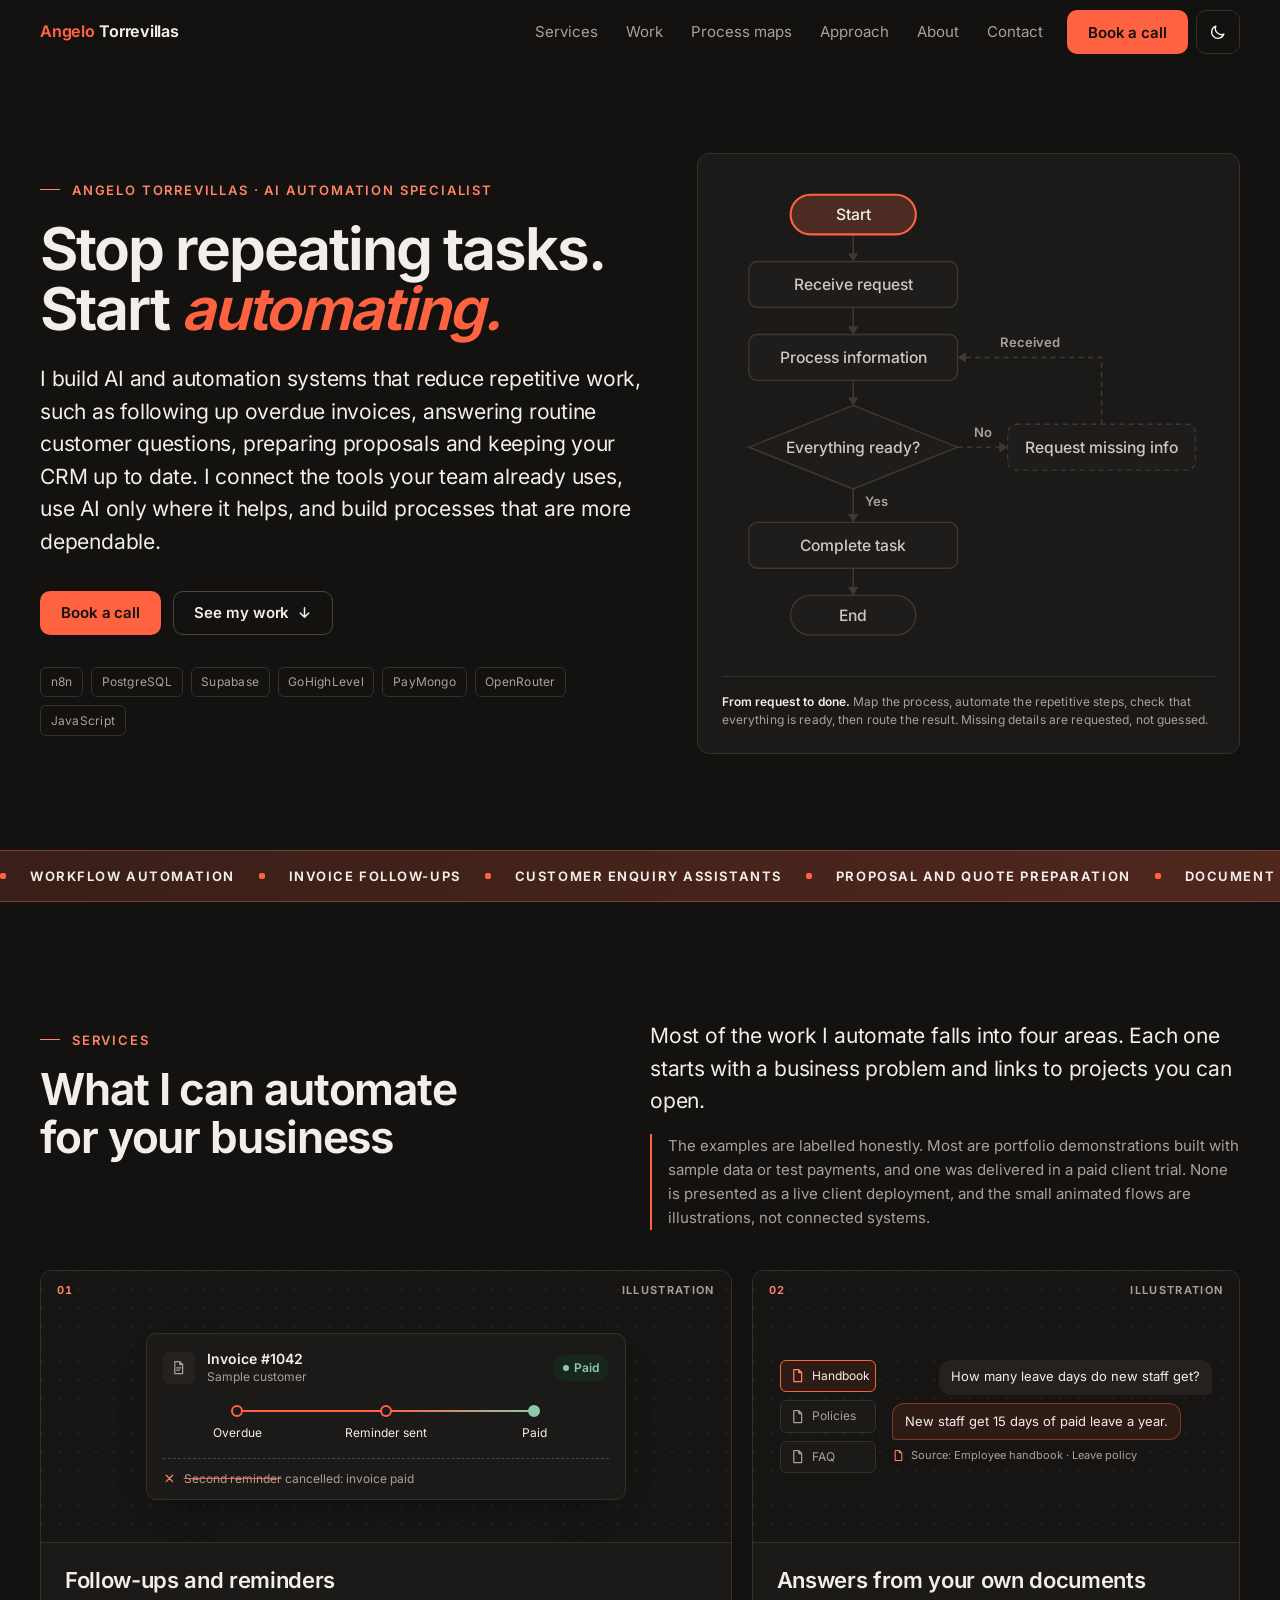
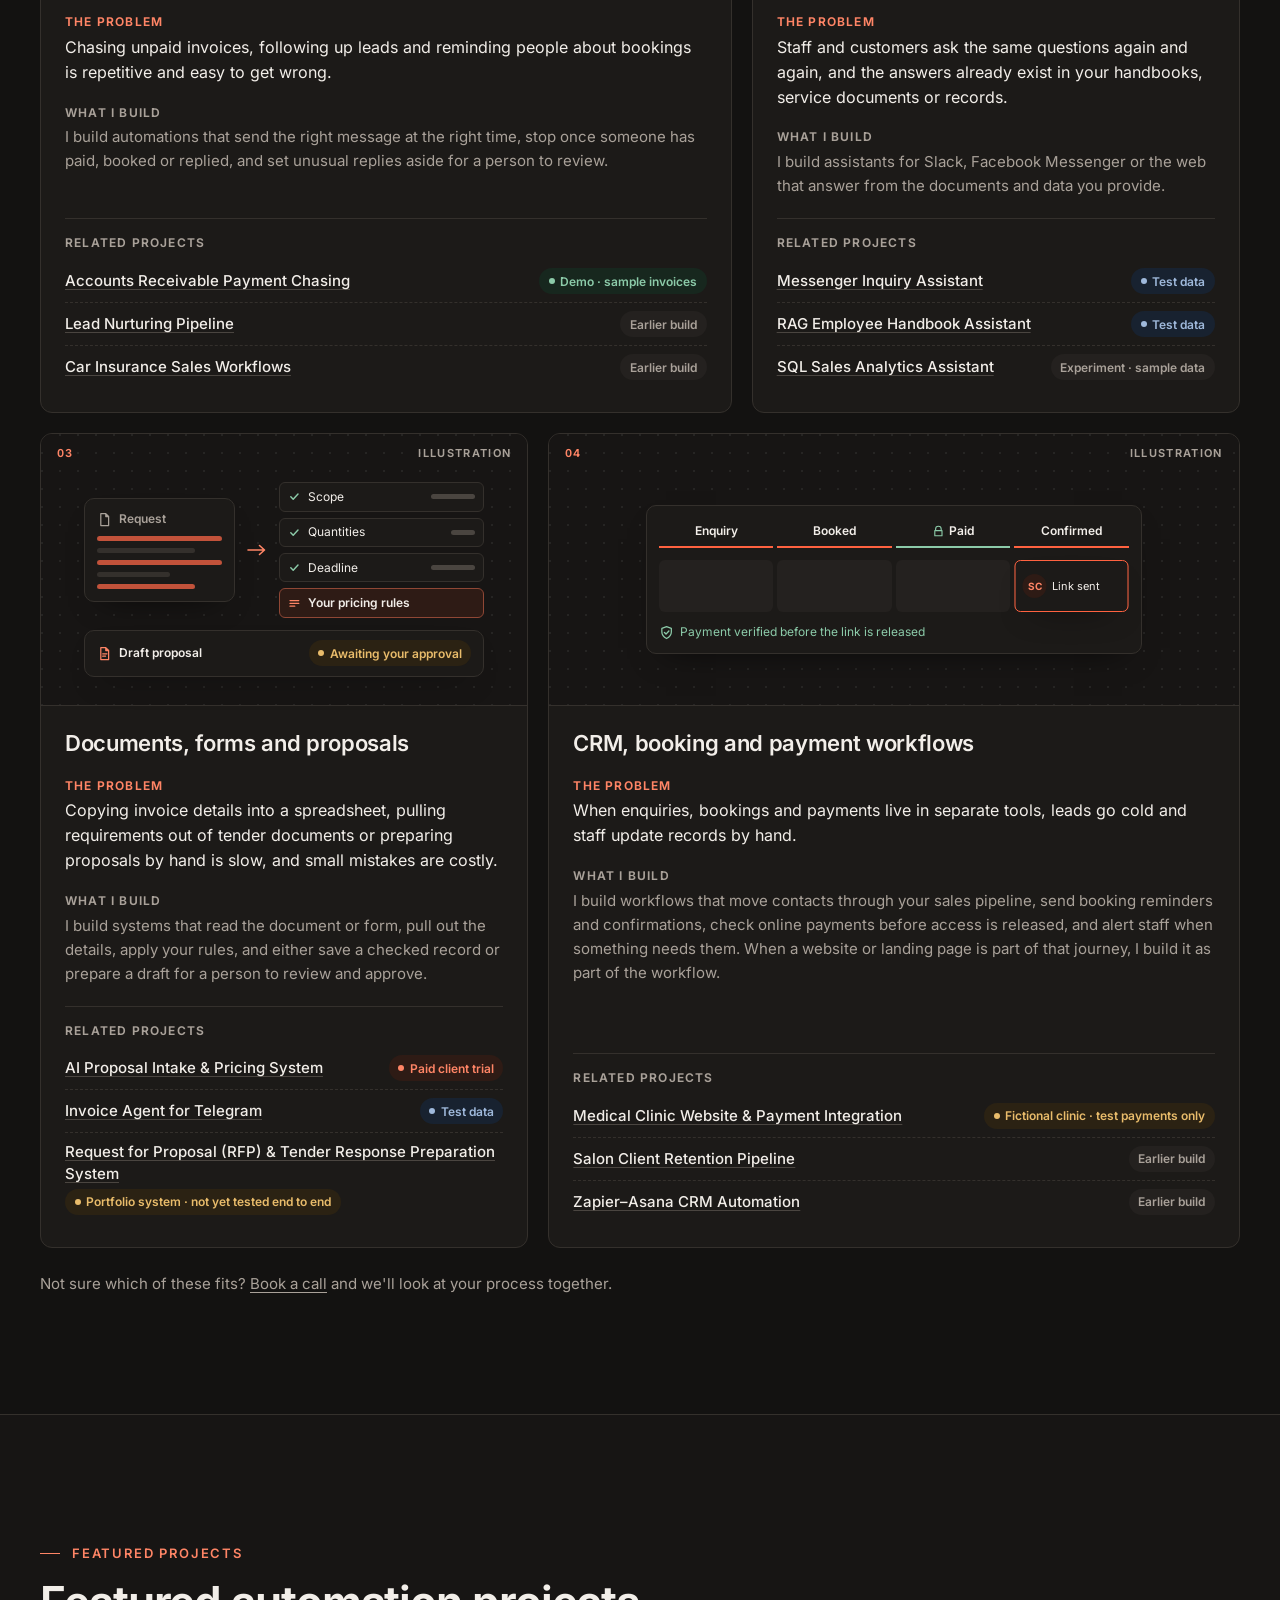
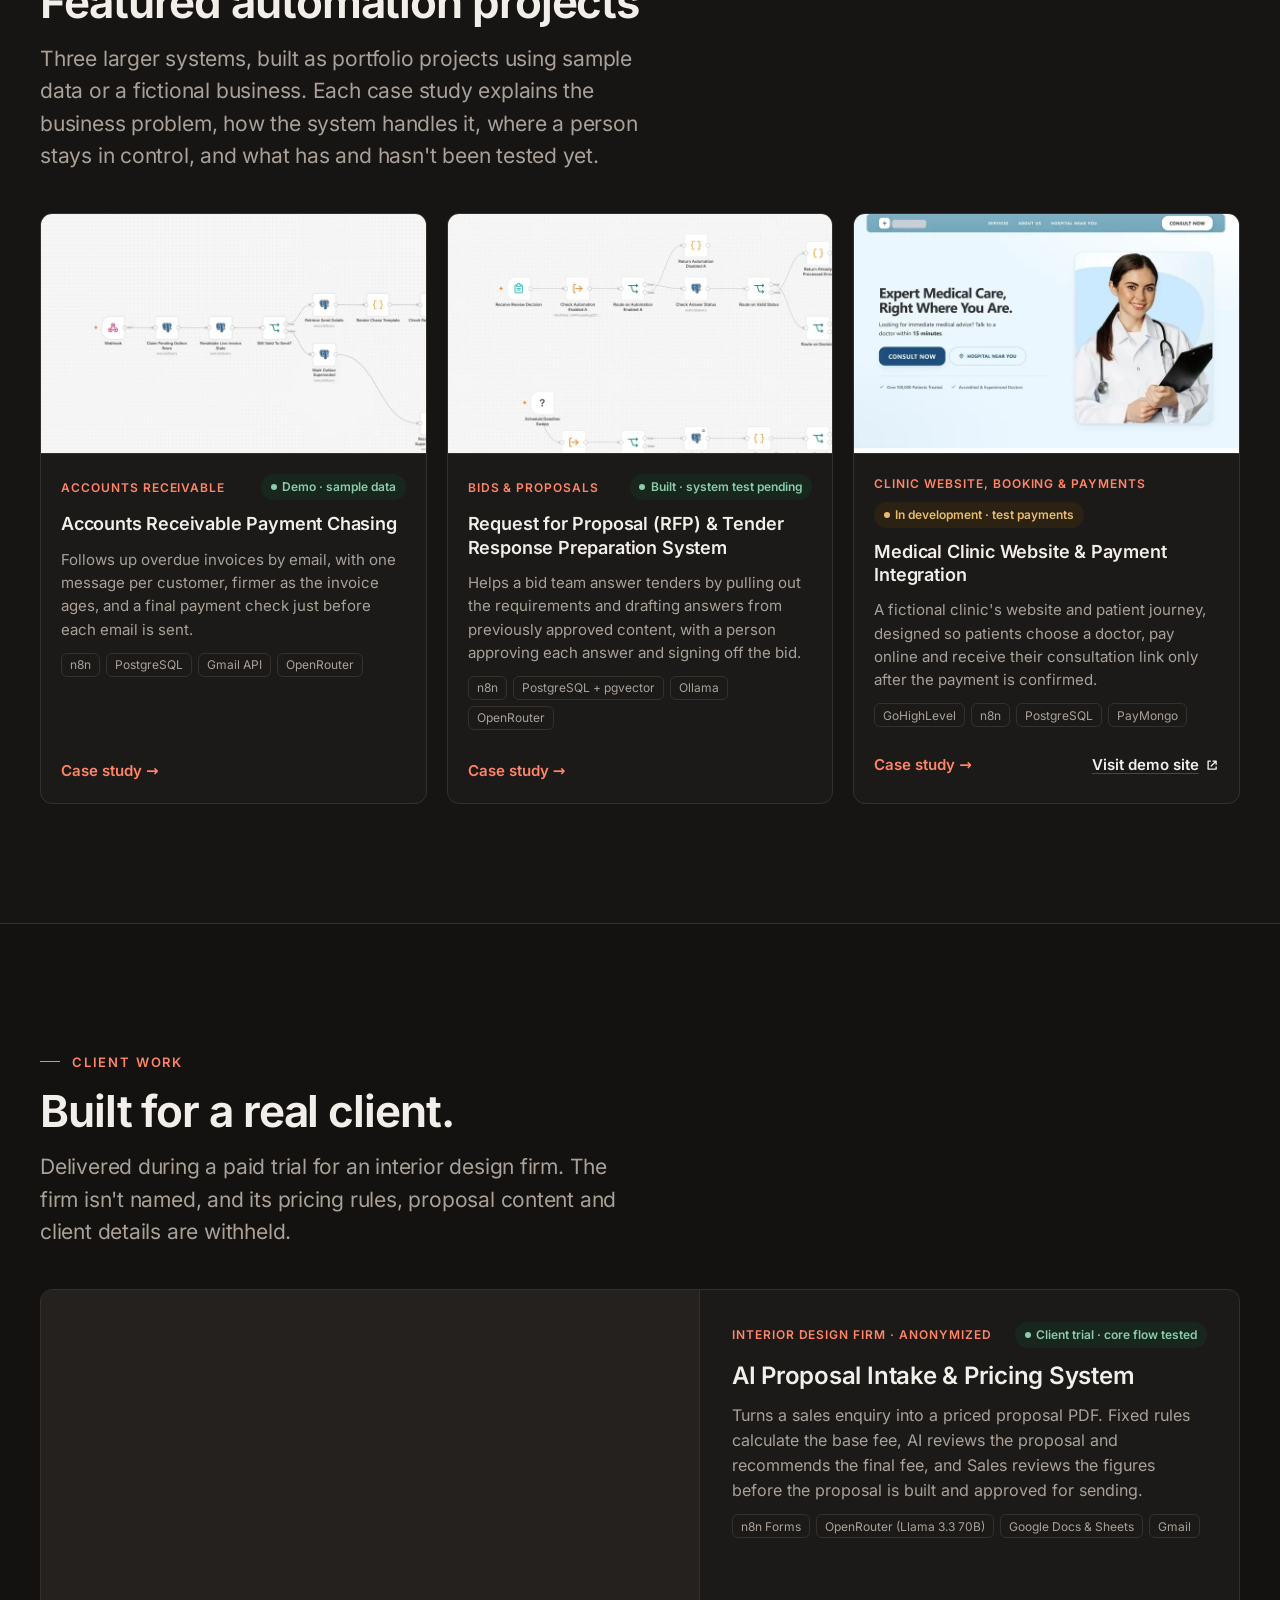
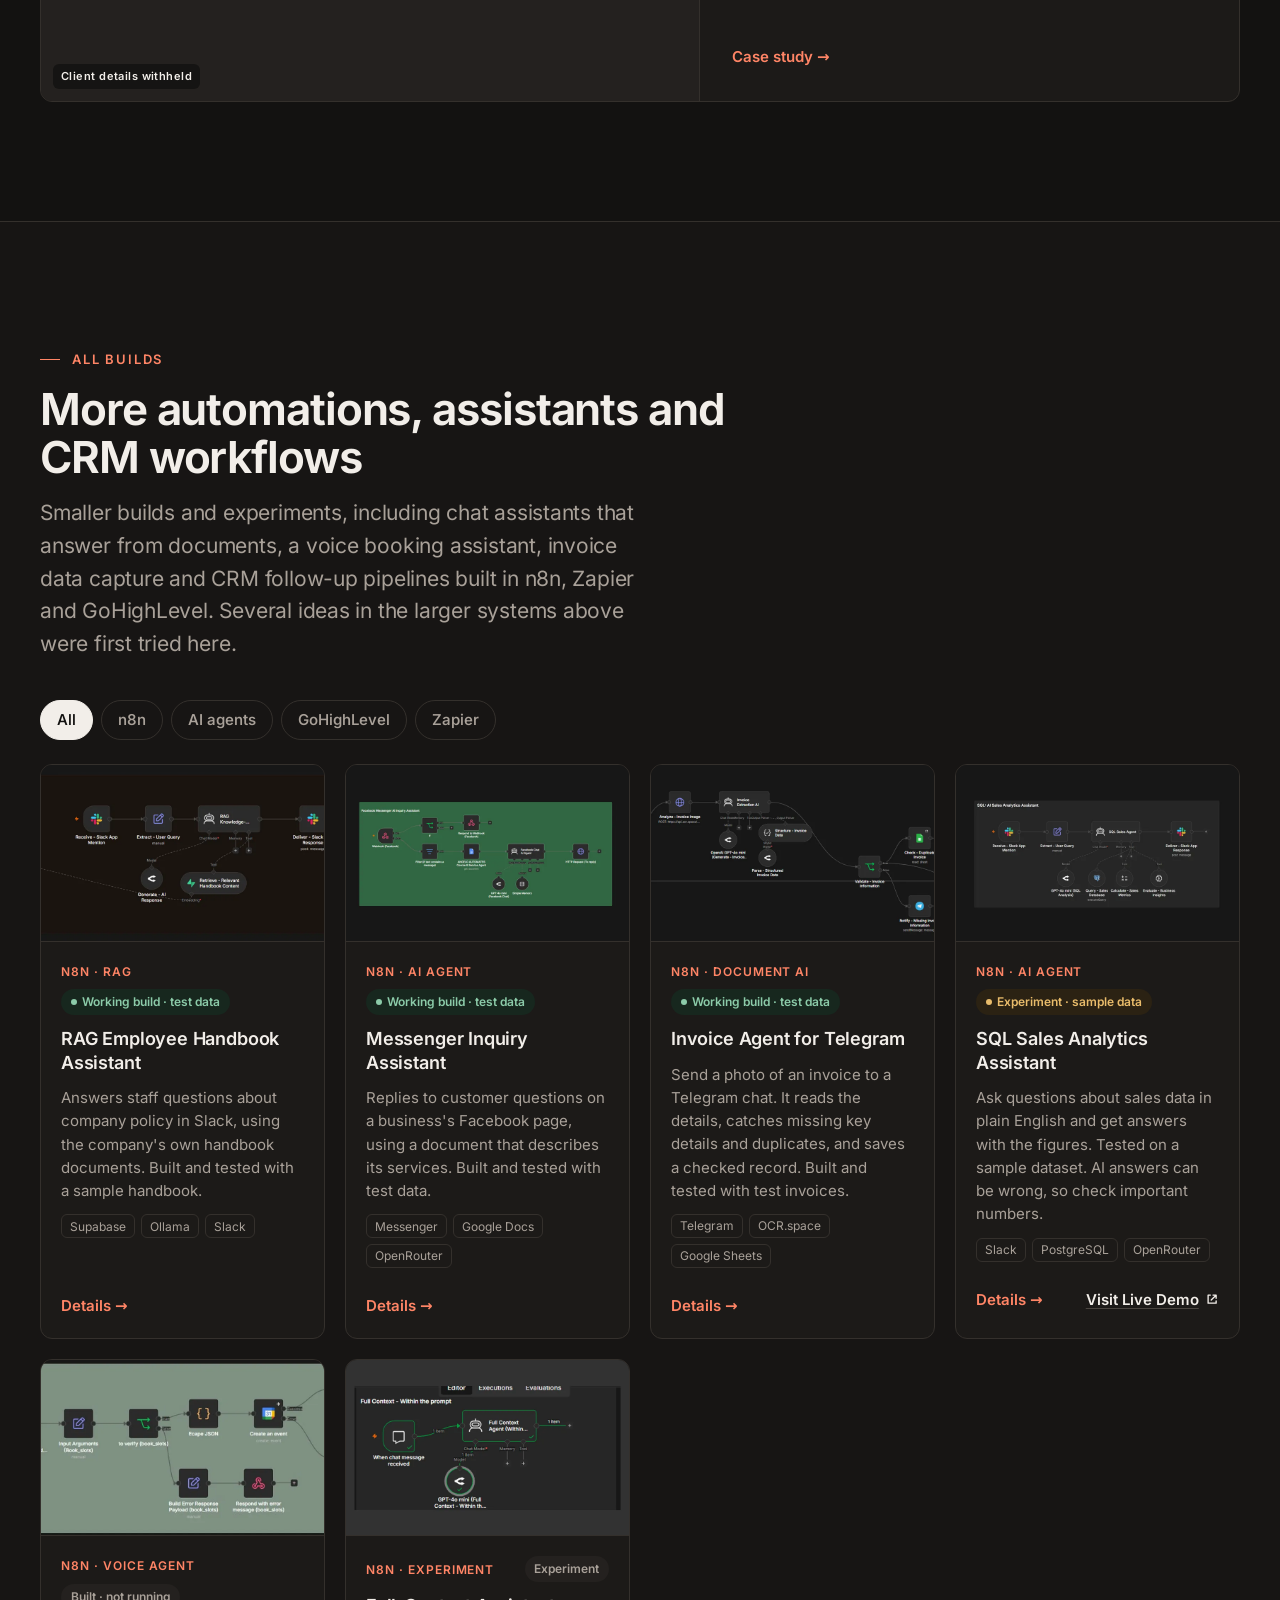
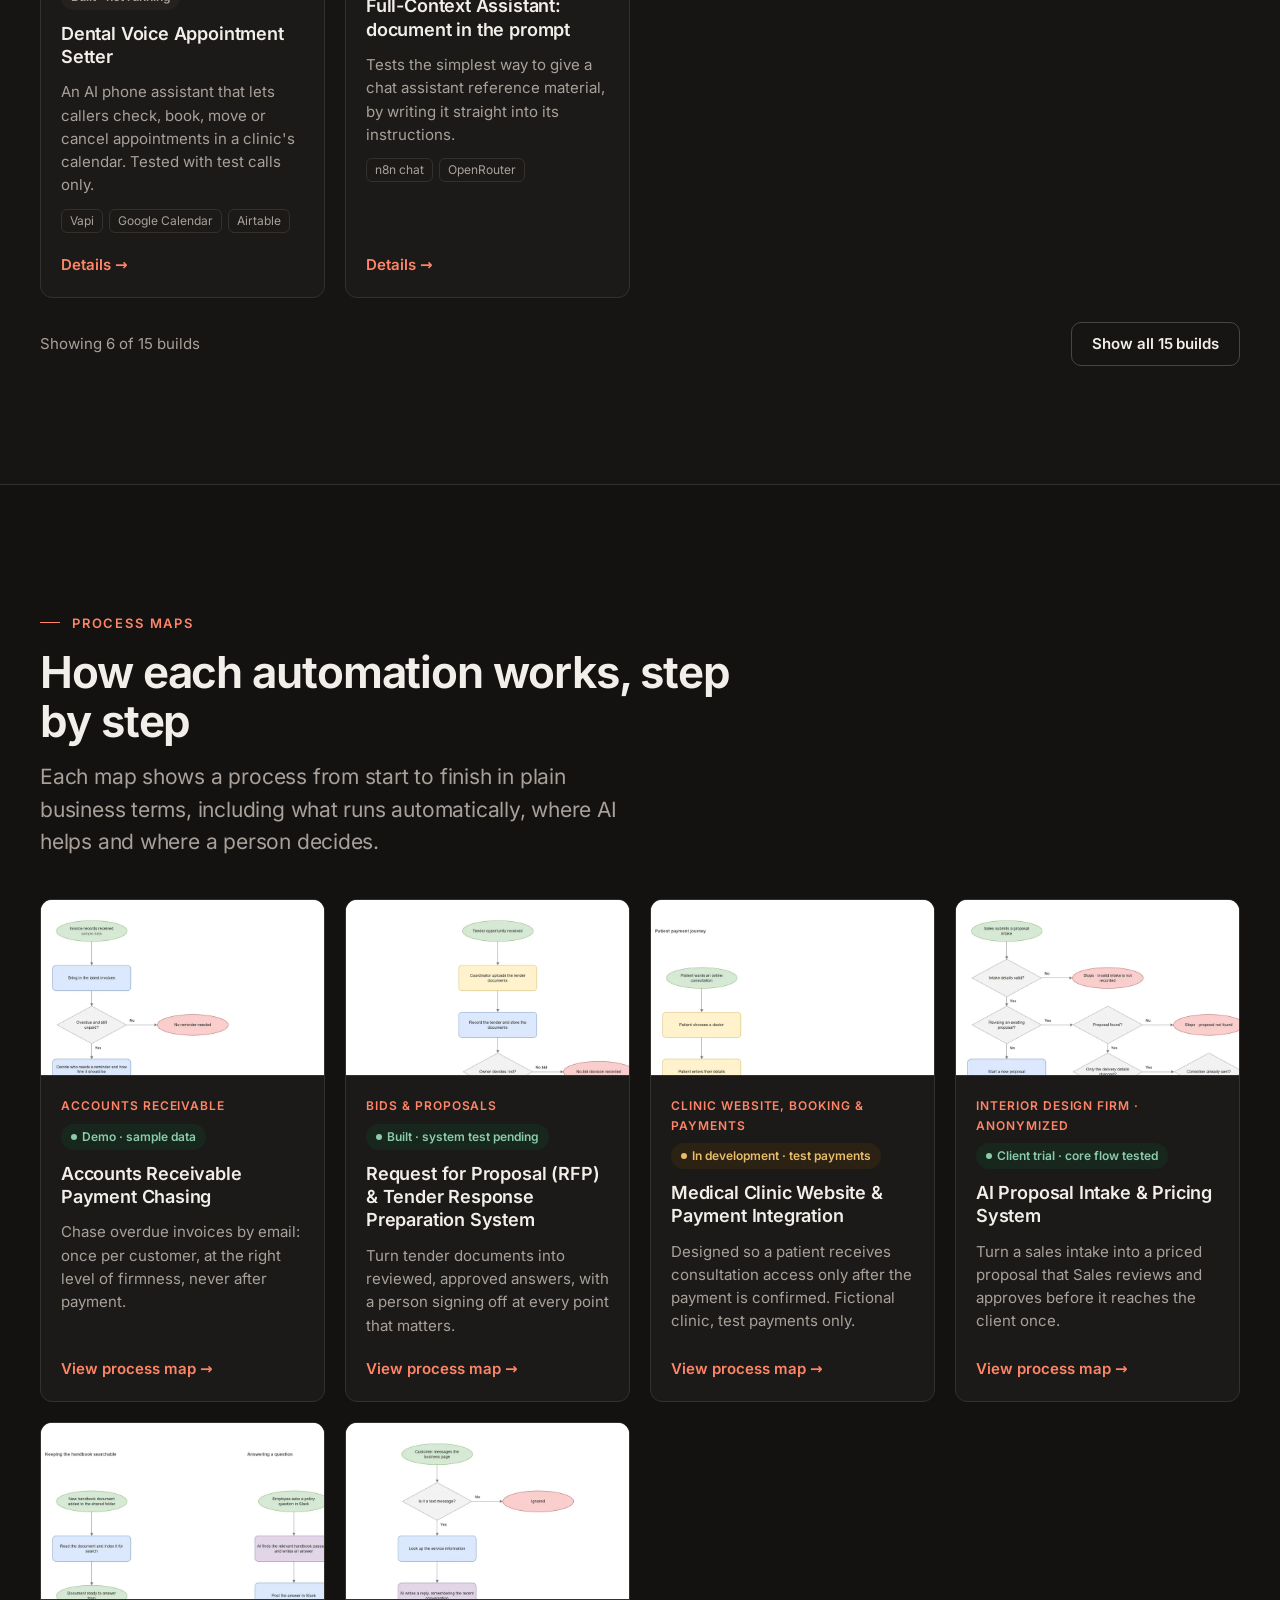
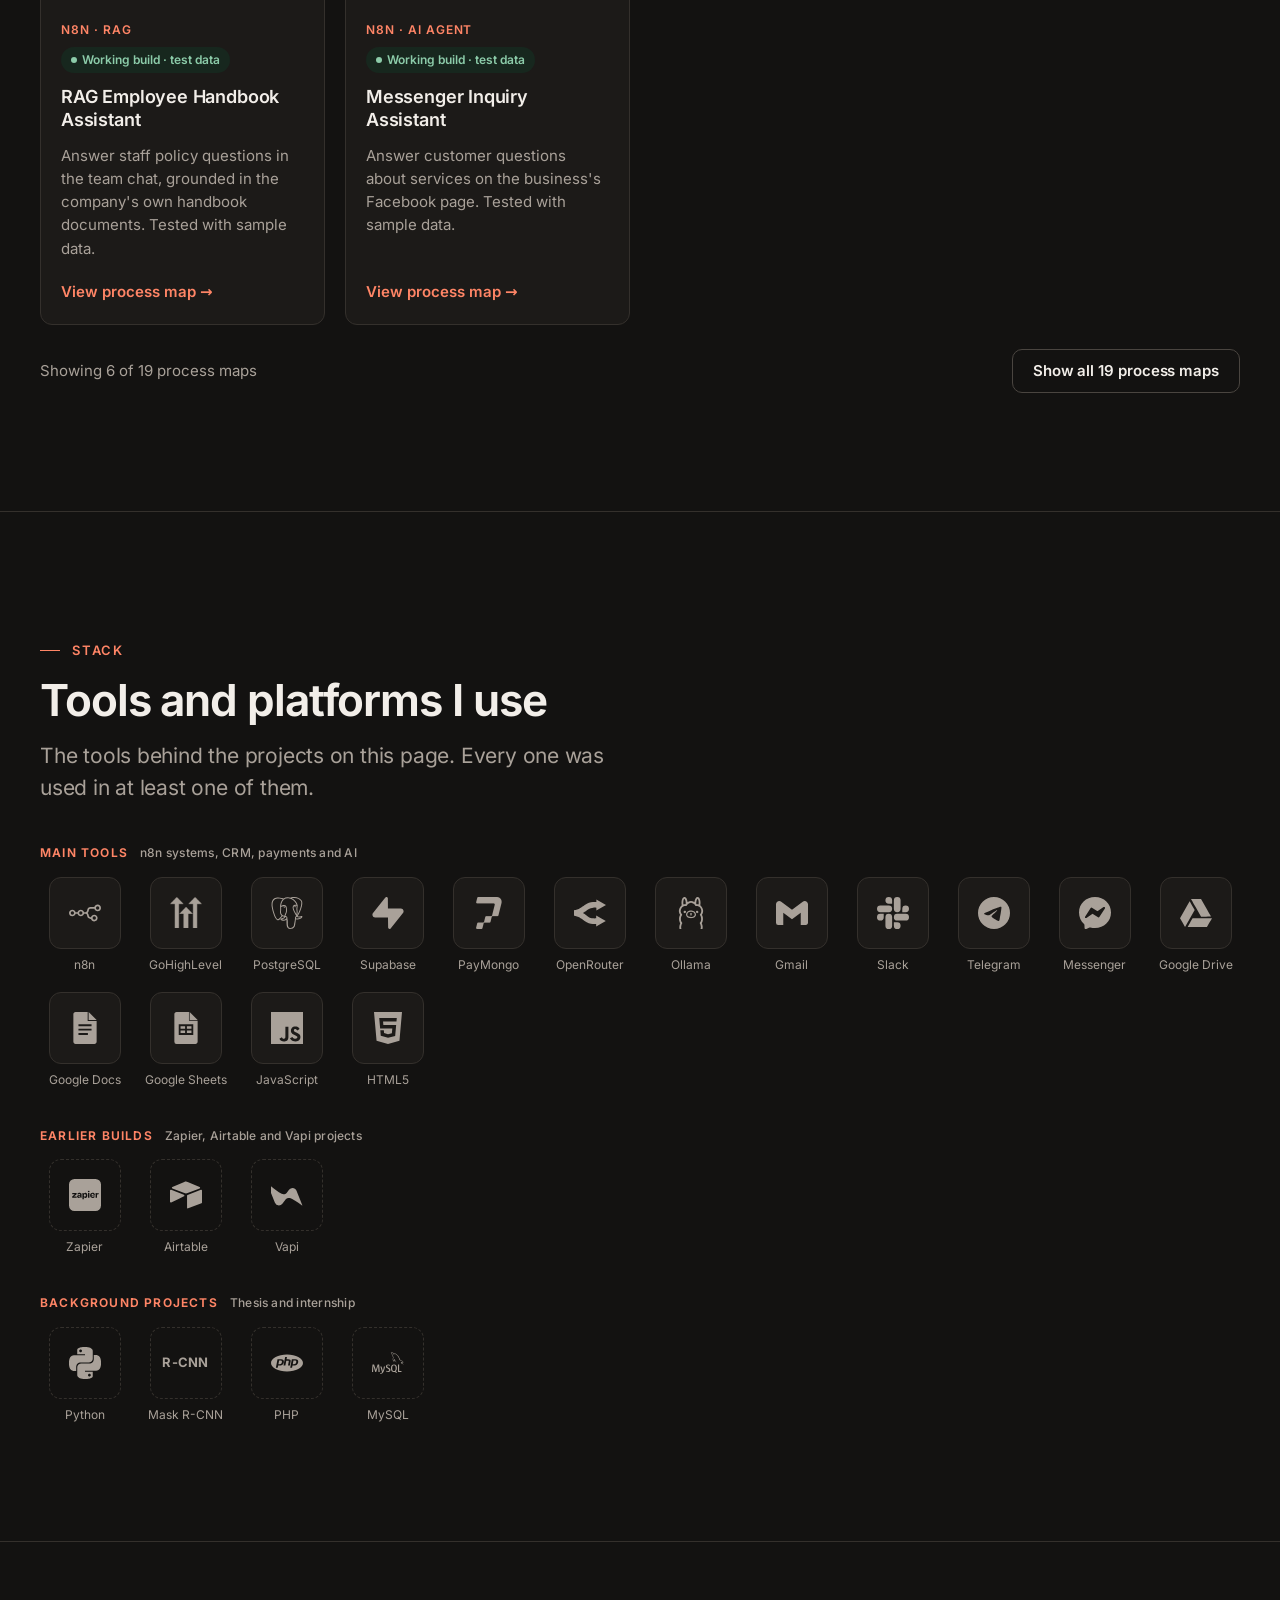
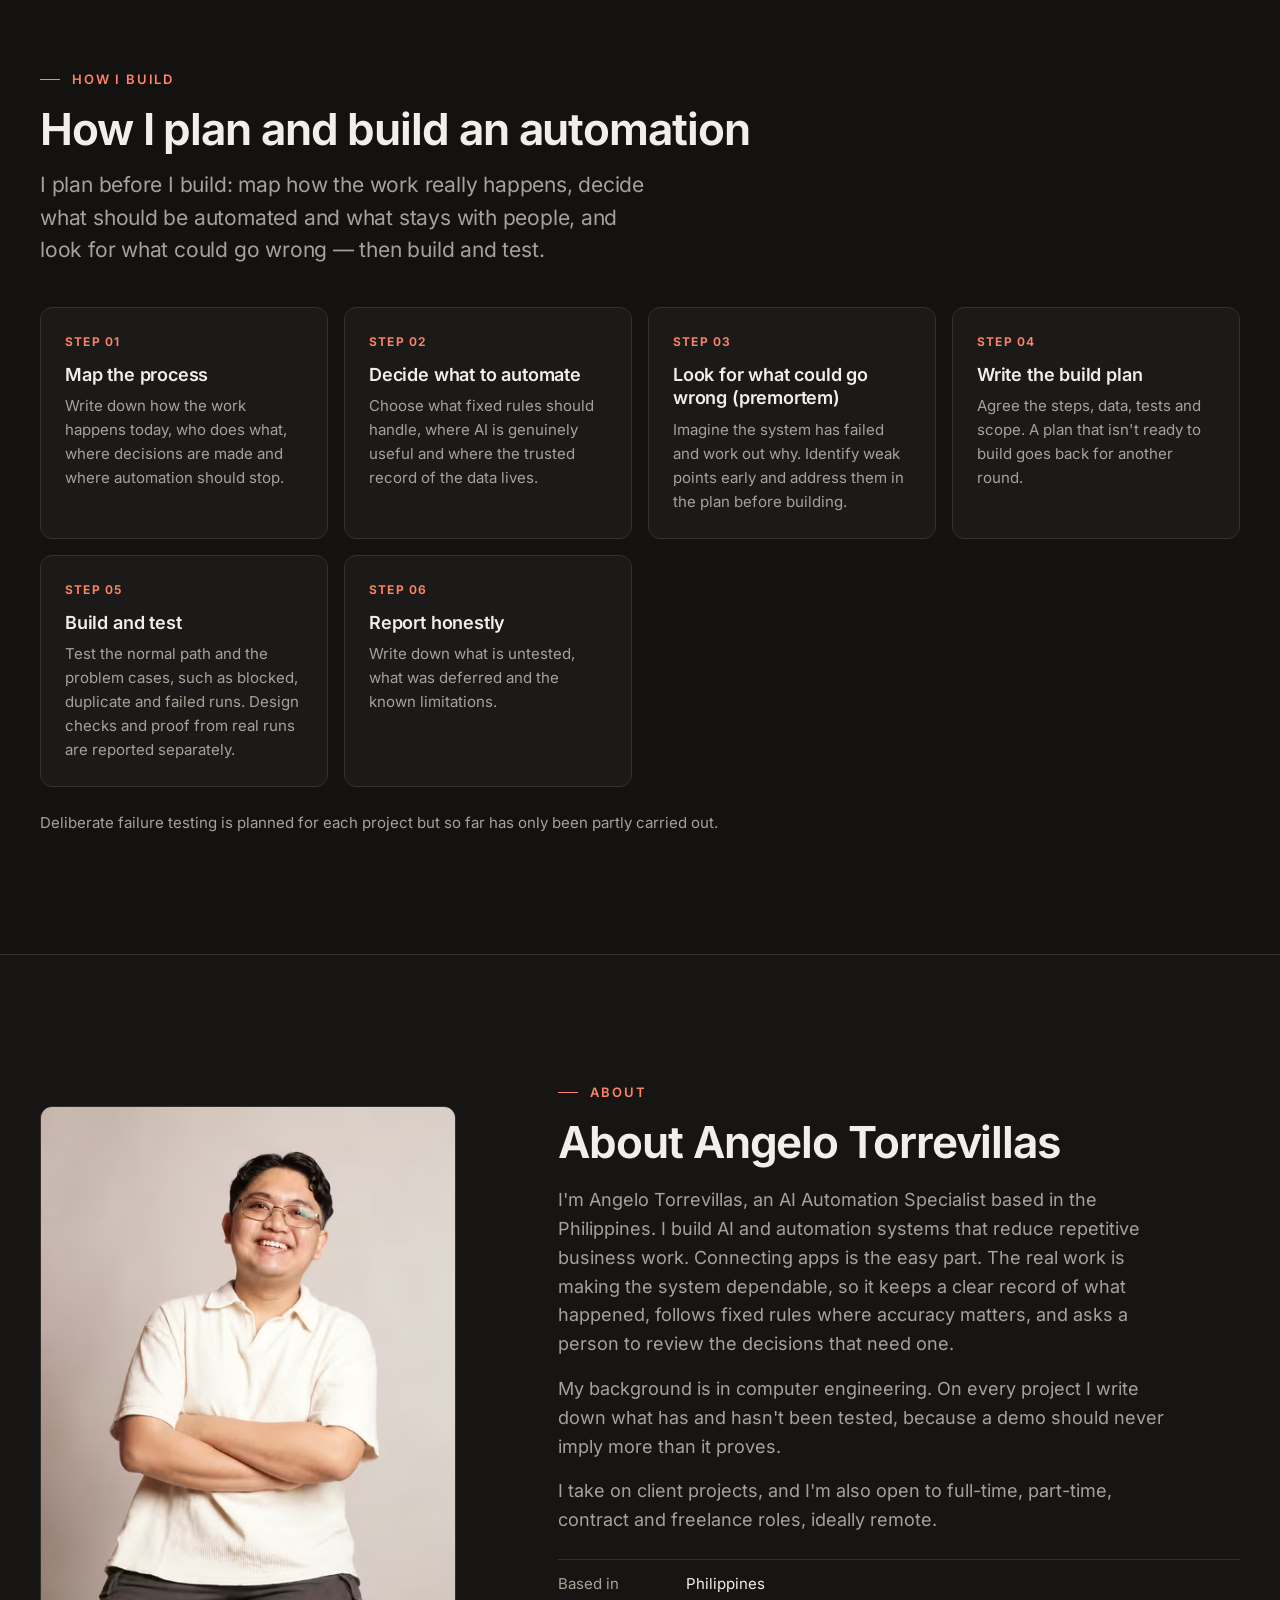
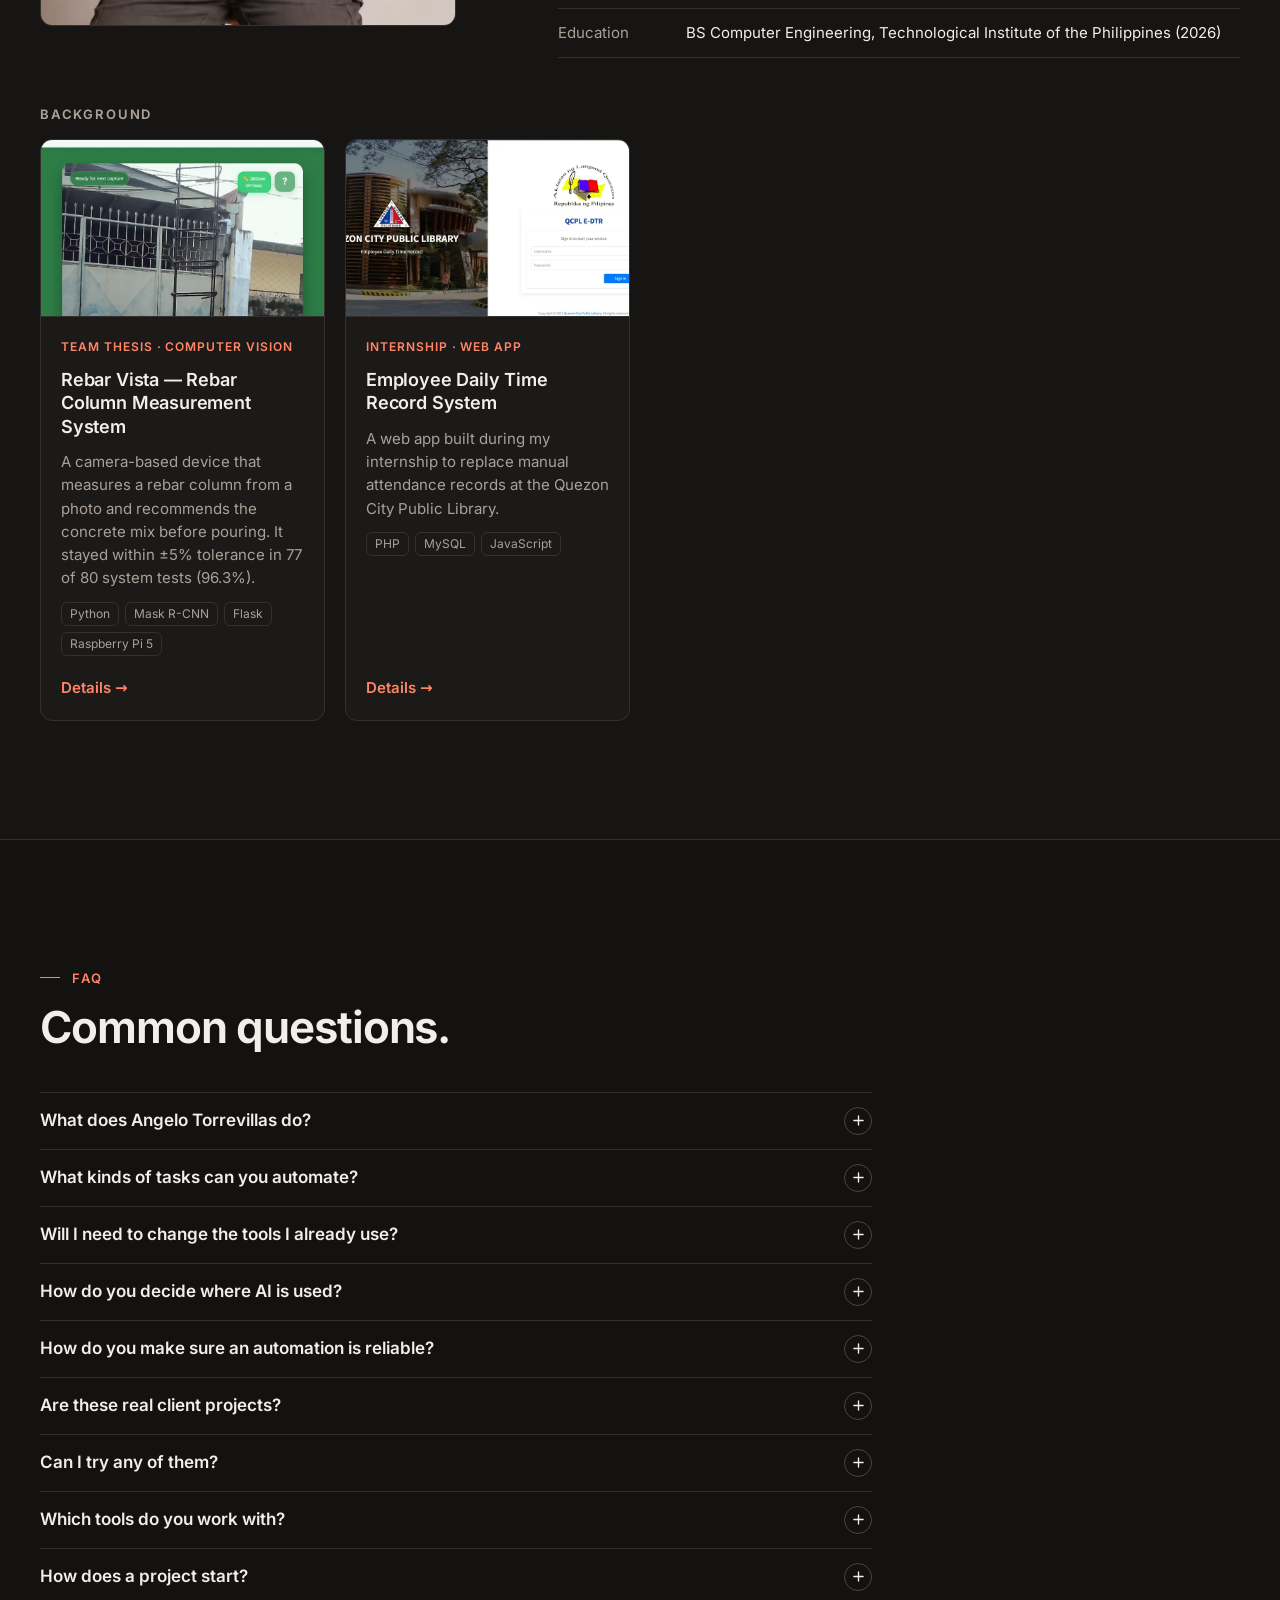
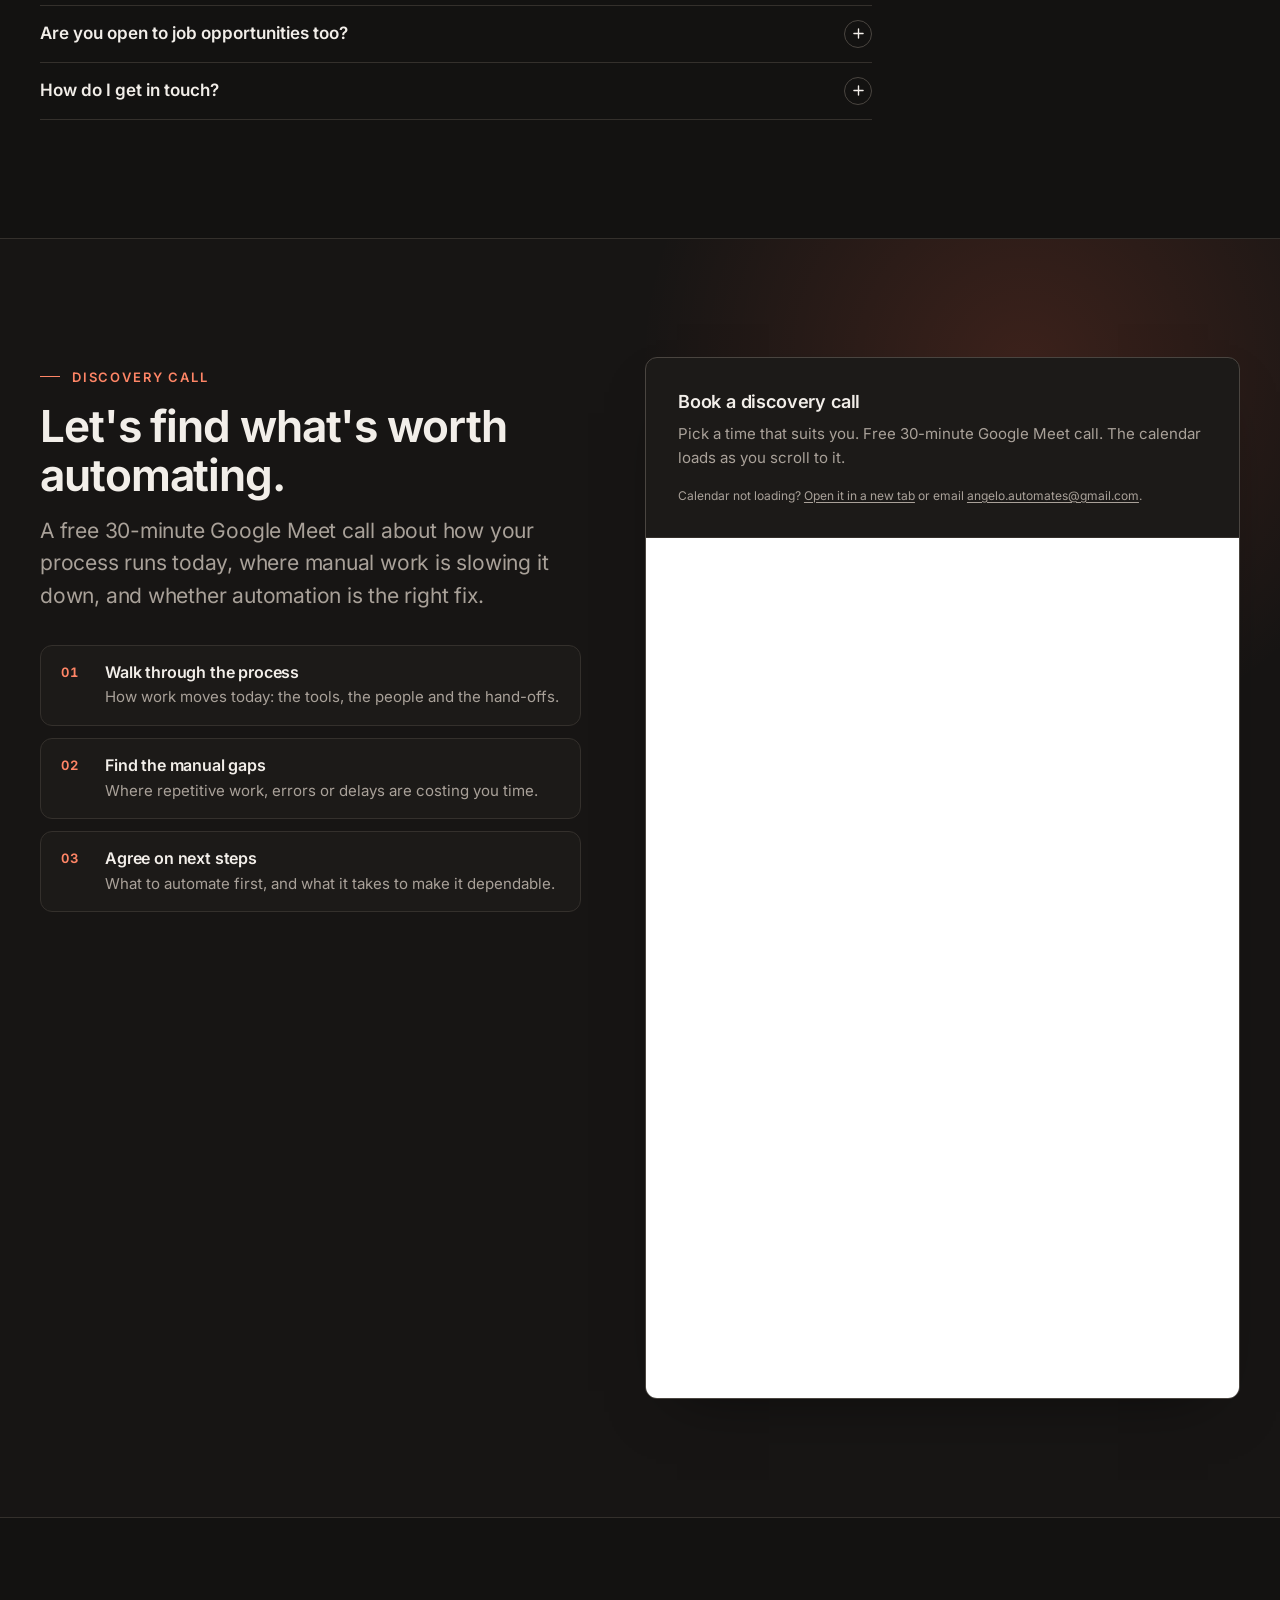
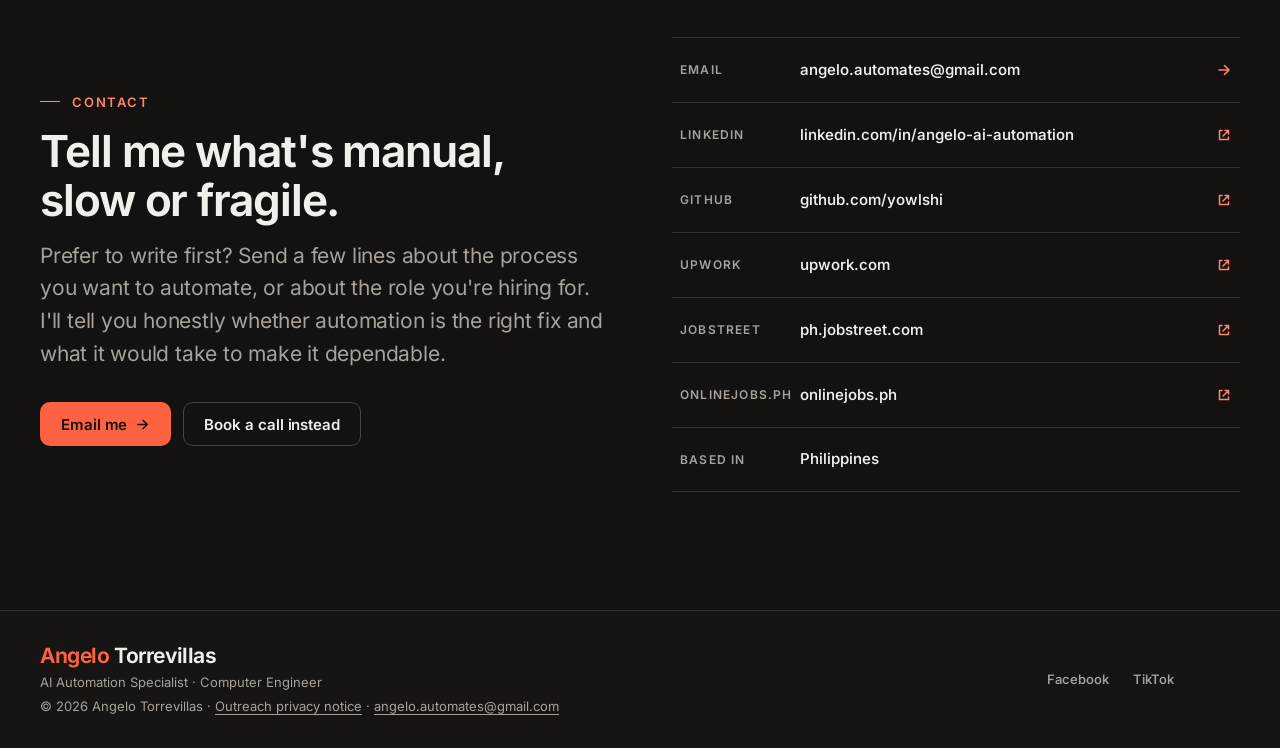
<file: index.html>
<!doctype html>
<html lang="en">
<head>
<meta charset="utf-8">
<meta name="viewport" content="width=device-width, initial-scale=1">
<title>Angelo Torrevillas · AI Automation Specialist</title>
<meta name="description" content="Angelo Torrevillas, AI Automation Specialist, builds AI and automation systems that reduce repetitive business work and connect the tools teams already use.">
<link rel="canonical" href="https://torrevillas.tech/">
<meta name="robots" content="index, follow">
<meta name="author" content="Angelo Torrevillas">
<meta name="theme-color" content="#131211">
<meta name="color-scheme" content="dark light">

<meta property="og:type" content="profile">
<meta property="og:site_name" content="Angelo Torrevillas">
<meta property="og:title" content="Angelo Torrevillas · AI Automation Specialist">
<meta property="og:description" content="AI and automation systems that reduce repetitive business work, connect the tools teams already use, and help make everyday processes more dependable.">
<meta property="og:url" content="https://torrevillas.tech/">
<meta property="og:image" content="https://torrevillas.tech/assets/images/social/og-image.png">
<meta property="og:image:width" content="1200">
<meta property="og:image:height" content="630">
<meta property="og:image:alt" content="Angelo Torrevillas — AI Automation Specialist">
<meta property="profile:first_name" content="Angelo">
<meta property="profile:last_name" content="Torrevillas">
<meta name="twitter:card" content="summary_large_image">
<meta name="twitter:title" content="Angelo Torrevillas · AI Automation Specialist">
<meta name="twitter:description" content="AI and automation systems that reduce repetitive business work and connect the tools teams already use.">
<meta name="twitter:image" content="https://torrevillas.tech/assets/images/social/og-image.png">

<link rel="icon" href="assets/images/ui/favicon.svg" type="image/svg+xml">
<link rel="icon" href="assets/images/ui/favicon-32.png" sizes="32x32" type="image/png">
<link rel="apple-touch-icon" href="assets/images/ui/apple-touch-icon.png">

<link rel="preload" href="assets/fonts/inter-latin-var.woff2" as="font" type="font/woff2" crossorigin>
<link rel="stylesheet" href="css/site.css">
<script>(function(d){d.classList.add('js');try{if(localStorage.getItem('theme')==='light'){d.setAttribute('data-theme','light')}}catch(e){}})(document.documentElement)</script>
<script src="js/site.js" defer></script>

<script type="application/ld+json">
{
  "@context": "https://schema.org",
  "@graph": [
    {
      "@type": "Person",
      "@id": "https://torrevillas.tech/#person",
      "name": "Angelo Torrevillas",
      "jobTitle": "AI Automation Specialist",
      "description": "Angelo Torrevillas is an AI Automation Specialist who builds AI and automation systems that reduce repetitive business work, connect the tools teams already use, and help make everyday processes more dependable.",
      "url": "https://torrevillas.tech/",
      "image": "https://torrevillas.tech/assets/images/profile/angelo-torrevillas-720.webp",
      "email": "mailto:angelo.automates@gmail.com",
      "address": {
        "@type": "PostalAddress",
        "addressCountry": "PH"
      },
      "alumniOf": {
        "@type": "CollegeOrUniversity",
        "name": "Technological Institute of the Philippines"
      },
      "knowsAbout": [
        "Business process automation",
        "Workflow automation",
        "AI automation",
        "CRM automation",
        "n8n",
        "PostgreSQL",
        "Supabase",
        "GoHighLevel",
        "PayMongo integration",
        "Webhooks",
        "AI agents",
        "Retrieval-augmented generation",
        "Human-in-the-loop approval workflows"
      ],
      "makesOffer": [
        {
          "@type": "Offer",
          "itemOffered": {
            "@type": "Service",
            "name": "Follow-ups and reminders",
            "description": "I build automations that send the right message at the right time, stop once someone has paid, booked or replied, and set unusual replies aside for a person to review."
          }
        },
        {
          "@type": "Offer",
          "itemOffered": {
            "@type": "Service",
            "name": "Answers from your own documents",
            "description": "I build assistants for Slack, Facebook Messenger or the web that answer from the documents and data you provide."
          }
        },
        {
          "@type": "Offer",
          "itemOffered": {
            "@type": "Service",
            "name": "Documents, forms and proposals",
            "description": "I build systems that read the document or form, pull out the details, apply your rules, and either save a checked record or prepare a draft for a person to review and approve."
          }
        },
        {
          "@type": "Offer",
          "itemOffered": {
            "@type": "Service",
            "name": "CRM, booking and payment workflows",
            "description": "I build workflows that move contacts through your sales pipeline, send booking reminders and confirmations, check online payments before access is released, and alert staff when something needs them. When a website or landing page is part of that journey, I build it as part of the workflow."
          }
        }
      ],
      "sameAs": [
        "https://github.com/yowlshi"
      ]
    },
    {
      "@type": "WebSite",
      "@id": "https://torrevillas.tech/#website",
      "url": "https://torrevillas.tech/",
      "name": "Angelo Torrevillas · AI Automation Specialist",
      "description": "AI and automation systems that reduce repetitive business work, connect the tools teams already use, and help make everyday processes more dependable.",
      "inLanguage": "en",
      "publisher": {
        "@id": "https://torrevillas.tech/#person"
      }
    },
    {
      "@type": "FAQPage",
      "@id": "https://torrevillas.tech/#faq",
      "mainEntity": [
        {
          "@type": "Question",
          "name": "What does Angelo Torrevillas do?",
          "acceptedAnswer": {
            "@type": "Answer",
            "text": "He's an AI Automation Specialist who builds AI and automation systems that reduce repetitive business work, such as following up overdue invoices, answering routine customer questions, preparing proposals and keeping CRM records up to date, using the tools a team already has."
          }
        },
        {
          "@type": "Question",
          "name": "What kinds of tasks can you automate?",
          "acceptedAnswer": {
            "@type": "Answer",
            "text": "Tasks that follow the same steps and happen often, like reminders and follow-ups, copying details from documents into a system, answering common questions from your own documents, preparing proposals and updating a CRM. Tasks that need judgement can often be partly automated, with a person approving the final step."
          }
        },
        {
          "@type": "Question",
          "name": "Will I need to change the tools I already use?",
          "acceptedAnswer": {
            "@type": "Answer",
            "text": "Usually not. Most automations connect the tools you already have, such as email, spreadsheets, a CRM, chat apps and payment providers. We can check yours on a discovery call."
          }
        },
        {
          "@type": "Question",
          "name": "How do you decide where AI is used?",
          "acceptedAnswer": {
            "@type": "Answer",
            "text": "I use AI for work involving language, such as sorting replies, reading documents or drafting answers. Anything that must be exact, like payment status, follows fixed rules. When AI recommends something that affects money, such as a proposal fee, a person reviews it first. Chat assistants reply on their own, so they're built to answer from your documents, and their answers can still be wrong."
          }
        },
        {
          "@type": "Question",
          "name": "How do you make sure an automation is reliable?",
          "acceptedAnswer": {
            "@type": "Answer",
            "text": "I start by mapping how the work really happens and looking for what could go wrong. The larger systems here include checks like re-checking payment just before a reminder is sent, blocking duplicate emails, a switch that stops sending at once, and approval steps for decisions like sending a proposal. Each case study says what was tested."
          }
        },
        {
          "@type": "Question",
          "name": "Are these real client projects?",
          "acceptedAnswer": {
            "@type": "Answer",
            "text": "One is. The AI Proposal Intake & Pricing System was delivered during a paid trial for an interior design firm, which isn't named. The rest are portfolio systems built with sample data, test payments or a fictional business, and each shows its status."
          }
        },
        {
          "@type": "Question",
          "name": "Can I try any of them?",
          "acceptedAnswer": {
            "@type": "Answer",
            "text": "Yes. The SQL Sales Analytics Assistant has a public demo on a sample sales dataset, and the medical clinic website has a public preview that uses test payments only."
          }
        },
        {
          "@type": "Question",
          "name": "Which tools do you work with?",
          "acceptedAnswer": {
            "@type": "Answer",
            "text": "Mainly n8n for workflows, PostgreSQL and Supabase for data, and GoHighLevel for CRM work. AI models come through OpenRouter, with Ollama for document search. Payments have been built with PayMongo in test mode, and messaging with Gmail, Slack, Telegram and Facebook Messenger. Earlier projects used Zapier, Airtable and Vapi."
          }
        },
        {
          "@type": "Question",
          "name": "How does a project start?",
          "acceptedAnswer": {
            "@type": "Answer",
            "text": "With a free 30-minute Google Meet call about how your process runs today and where manual work is slowing it down."
          }
        },
        {
          "@type": "Question",
          "name": "Are you open to job opportunities too?",
          "acceptedAnswer": {
            "@type": "Answer",
            "text": "Yes. Alongside client projects, I'm open to full-time, part-time, contract and freelance work, including short projects, and I prefer remote roles. My Upwork, JobStreet and OnlineJobs.ph profiles are linked below."
          }
        },
        {
          "@type": "Question",
          "name": "How do I get in touch?",
          "acceptedAnswer": {
            "@type": "Answer",
            "text": "Book a call on this page, or email angelo.automates@gmail.com with a few lines about the process you want to automate."
          }
        }
      ]
    }
  ]
}
</script>
</head>

<body>
<a class="skip-link" href="#main">Skip to content</a>

<header class="site-header">
  <div class="wrap">
    <nav class="nav" aria-label="Primary">
      <a class="brand" href="#top" aria-label="Angelo Torrevillas — back to top">
        <span class="brand-first">Angelo</span> Torrevillas
      </a>
      <div class="nav-right">
        <div class="nav-links" id="nav-links">
          <a href="#services">Services</a>
          <a href="#work">Work</a>
          <a href="#process-maps">Process maps</a>
          <a href="#approach">Approach</a>
          <a href="#about">About</a>
          <a href="#contact">Contact</a>
          <a class="btn btn-primary nav-cta" href="#book">Book a call</a>
        </div>
        <button class="icon-btn theme-toggle" type="button" aria-label="Switch to light theme">
          <svg class="i-moon" viewBox="0 0 20 20" aria-hidden="true"><path d="M16.5 12.5A7 7 0 0 1 7.5 3.5a7 7 0 1 0 9 9Z" fill="none" stroke="currentColor" stroke-width="1.5" stroke-linejoin="round"/></svg>
          <svg class="i-sun" viewBox="0 0 20 20" aria-hidden="true"><circle cx="10" cy="10" r="3.5" fill="none" stroke="currentColor" stroke-width="1.5"/><path d="M10 1.5v2M10 16.5v2M1.5 10h2M16.5 10h2M4 4l1.4 1.4M14.6 14.6 16 16M4 16l1.4-1.4M14.6 5.4 16 4" stroke="currentColor" stroke-width="1.5" stroke-linecap="round"/></svg>
        </button>
        <button class="icon-btn nav-toggle" type="button" aria-expanded="false" aria-controls="nav-links" aria-label="Menu">
          <svg class="i-open" viewBox="0 0 18 18" aria-hidden="true"><path d="M2 5h14M2 13h14" stroke="currentColor" stroke-width="1.6" stroke-linecap="round" fill="none"/></svg>
          <svg class="i-close" viewBox="0 0 18 18" aria-hidden="true"><path d="M4 4l10 10M14 4L4 14" stroke="currentColor" stroke-width="1.6" stroke-linecap="round" fill="none"/></svg>
        </button>
      </div>
    </nav>
  </div>
</header>

<main id="main">

  <!-- ===================== HERO ===================== -->
  <section class="hero" aria-labelledby="hero-title">
    <div class="wrap hero-grid">
      <div>
        <p class="eyebrow">Angelo Torrevillas · AI Automation Specialist</p>
        <h1 class="display" id="hero-title"><span class="hero-line">Stop repeating tasks.</span> <span class="hero-line">Start <em class="hero-accent">automating.</em></span></h1>
        <p class="lede">I build AI and automation systems that reduce repetitive work, such as following up overdue invoices, answering routine customer questions, preparing proposals and keeping your CRM up to date. I connect the tools your team already uses, use AI only where it helps, and build processes that are more dependable.</p>
        <div class="hero-actions">
          <a class="btn btn-primary" href="#book">Book a call</a>
          <a class="btn btn-ghost" href="#work">See my work
            <svg viewBox="0 0 16 16" aria-hidden="true"><path d="M8 3v10M3.5 8.5 8 13l4.5-4.5" fill="none" stroke="currentColor" stroke-width="1.6" stroke-linecap="round" stroke-linejoin="round"/></svg>
          </a>
        </div>
        <ul class="stack-chips" aria-label="Core tools">
          <li>n8n</li><li>PostgreSQL</li><li>Supabase</li><li>GoHighLevel</li><li>PayMongo</li><li>OpenRouter</li><li>JavaScript</li>
        </ul>
      </div>

      <figure class="hero-figure">
        <!-- Process map: pill = start/end, rectangle = task, diamond = decision. js/site.js steps
             through it on a loop (data-k marks what lights up); without JS, or with reduced motion,
             the complete map is shown static. -->
        <svg class="wf wf-d" viewBox="0 0 460 450" role="img" aria-labelledby="wf-title wf-desc">
          <title id="wf-title">How an automated business process runs</title>
          <desc id="wf-desc">Start. Receive the request, then process the information. Decision: is everything ready? Yes: complete the task, then end. No: request the missing information; once it is received, process the information again and re-check.</desc>
          <g aria-hidden="true">
            <!-- edges: grey base, coral overlay drawn when that path is taken -->
            <path class="edge" d="M120 54V76"/><path class="edge-lit" data-k="e1" pathLength="1" d="M120 54V76"/>
            <path class="edge" d="M120 124V146"/><path class="edge-lit" data-k="e2" pathLength="1" d="M120 124V146"/>
            <path class="edge" d="M120 194V214"/><path class="edge-lit" data-k="e3" pathLength="1" d="M120 194V214"/>
            <path class="edge" d="M120 298V326"/><path class="edge-lit" data-k="yes" pathLength="1" d="M120 298V326"/>
            <path class="edge" d="M120 374V396"/><path class="edge-lit" data-k="e5" pathLength="1" d="M120 374V396"/>
            <path class="edge dash" d="M220 258H264"/><path class="edge-lit dash" data-k="no" d="M220 258H264"/>
            <path class="edge dash" d="M358 236V172H224"/><path class="edge-lit dash" data-k="back" d="M358 236V172H224"/>
            <polygon class="arrow" data-k="e1" points="115,72 125,72 120,80"/>
            <polygon class="arrow" data-k="e2" points="115,142 125,142 120,150"/>
            <polygon class="arrow" data-k="e3" points="115,210 125,210 120,218"/>
            <polygon class="arrow" data-k="yes" points="115,322 125,322 120,330"/>
            <polygon class="arrow" data-k="e5" points="115,392 125,392 120,400"/>
            <polygon class="arrow" data-k="no" points="260,253 260,263 268,258"/>
            <polygon class="arrow" data-k="back" points="228,167 228,177 220,172"/>
            <text class="lbl" data-k="yes" x="142" y="314">Yes</text>
            <text class="lbl" data-k="no" x="244" y="248">No</text>
            <text class="lbl" data-k="back" x="289" y="162">Received</text>
            <!-- shapes -->
            <g class="node" data-k="start"><rect x="60" y="16" width="120" height="38" rx="19"/><text x="120" y="35">Start</text></g>
            <g class="node" data-k="receive"><rect x="20" y="80" width="200" height="44" rx="8"/><text x="120" y="102">Receive request</text></g>
            <g class="node" data-k="process"><rect x="20" y="150" width="200" height="44" rx="8"/><text x="120" y="172">Process information</text></g>
            <g class="node" data-k="decide"><polygon points="120,218 220,258 120,298 20,258"/><text x="120" y="258">Everything ready?</text></g>
            <g class="node" data-k="complete"><rect x="20" y="330" width="200" height="44" rx="8"/><text x="120" y="352">Complete task</text></g>
            <g class="node" data-k="end"><rect x="60" y="400" width="120" height="38" rx="19"/><text x="120" y="419">End</text></g>
            <g class="node alt" data-k="recover"><rect x="268" y="236" width="180" height="44" rx="8"/><text x="358" y="258">Request missing info</text></g>
          </g>
        </svg>
        <svg class="wf wf-m" viewBox="0 0 320 450" role="img" aria-labelledby="wfm-title wfm-desc">
          <title id="wfm-title">How an automated business process runs</title>
          <desc id="wfm-desc">Start. Receive the request, then process the information. Decision: is everything ready? Yes: complete the task, then end. No: request the missing information; once it is received, process the information again and re-check.</desc>
          <g aria-hidden="true">
            <path class="edge" d="M96 54V76"/><path class="edge-lit" data-k="e1" pathLength="1" d="M96 54V76"/>
            <path class="edge" d="M96 124V146"/><path class="edge-lit" data-k="e2" pathLength="1" d="M96 124V146"/>
            <path class="edge" d="M96 194V214"/><path class="edge-lit" data-k="e3" pathLength="1" d="M96 194V214"/>
            <path class="edge" d="M96 298V326"/><path class="edge-lit" data-k="yes" pathLength="1" d="M96 298V326"/>
            <path class="edge" d="M96 374V396"/><path class="edge-lit" data-k="e5" pathLength="1" d="M96 374V396"/>
            <path class="edge dash" d="M186 258H210"/><path class="edge-lit dash" data-k="no" d="M186 258H210"/>
            <path class="edge dash" d="M264 232V172H190"/><path class="edge-lit dash" data-k="back" d="M264 232V172H190"/>
            <polygon class="arrow" data-k="e1" points="91,72 101,72 96,80"/>
            <polygon class="arrow" data-k="e2" points="91,142 101,142 96,150"/>
            <polygon class="arrow" data-k="e3" points="91,210 101,210 96,218"/>
            <polygon class="arrow" data-k="yes" points="91,322 101,322 96,330"/>
            <polygon class="arrow" data-k="e5" points="91,392 101,392 96,400"/>
            <polygon class="arrow" data-k="no" points="206,253 206,263 214,258"/>
            <polygon class="arrow" data-k="back" points="194,167 194,177 186,172"/>
            <text class="lbl" data-k="yes" x="118" y="314">Yes</text>
            <text class="lbl" data-k="no" x="200" y="248">No</text>
            <text class="lbl" data-k="back" x="225" y="162">Received</text>
            <g class="node" data-k="start"><rect x="46" y="16" width="100" height="38" rx="19"/><text x="96" y="35">Start</text></g>
            <g class="node" data-k="receive"><rect x="6" y="80" width="180" height="44" rx="8"/><text x="96" y="102">Receive request</text></g>
            <g class="node" data-k="process"><rect x="6" y="150" width="180" height="44" rx="8"/><text x="96" y="172">Process information</text></g>
            <g class="node" data-k="decide"><polygon points="96,218 186,258 96,298 6,258"/><text x="96" y="258">Everything ready?</text></g>
            <g class="node" data-k="complete"><rect x="6" y="330" width="180" height="44" rx="8"/><text x="96" y="352">Complete task</text></g>
            <g class="node" data-k="end"><rect x="46" y="400" width="100" height="38" rx="19"/><text x="96" y="419">End</text></g>
            <g class="node alt" data-k="recover"><rect x="214" y="232" width="100" height="52" rx="8"/><text x="264" y="258"><tspan x="264" dy="-0.6em">Request</tspan><tspan x="264" dy="1.2em">missing info</tspan></text></g>
          </g>
        </svg>
        <figcaption><strong>From request to done.</strong> Map the process, automate the repetitive steps, check that everything is ready, then route the result. Missing details are requested, not guessed.</figcaption>
      </figure>
    </div>
  </section>

  <!-- ===================== TICKER (moves left to right; the copy is decorative) ===================== -->
  <div class="ticker">
    <div class="ticker-track">
      <ul class="ticker-list" aria-label="What I build">
        <li>Workflow automation</li><li>Invoice follow-ups</li><li>Customer enquiry assistants</li><li>Proposal and quote preparation</li><li>Document data capture</li><li>CRM automation</li><li>Booking and payment flows</li><li>Human approval steps</li>
      </ul>
      <ul class="ticker-list ticker-copy" aria-hidden="true">
        <li>Workflow automation</li><li>Invoice follow-ups</li><li>Customer enquiry assistants</li><li>Proposal and quote preparation</li><li>Document data capture</li><li>CRM automation</li><li>Booking and payment flows</li><li>Human approval steps</li>
      </ul>
    </div>
  </div>

  <!-- ===================== SERVICES =====================
       Each card: an illustrative mini-flow (role="img", visuals aria-hidden), then problem →
       what I build → related projects. js/site.js plays each flow once when it comes into view
       and replays it on hover or keyboard focus. Without JS, or with reduced motion, every flow
       shows its finished state, static. These are illustrations, not live integrations. -->
  <section id="services" aria-labelledby="services-title">
    <div class="wrap">
      <header class="svc-head" data-reveal>
        <div>
          <p class="eyebrow">Services</p>
          <h2 id="services-title">What I can automate for your business</h2>
        </div>
        <div>
          <p class="lede">Most of the work I automate falls into four areas. Each one starts with a business problem and links to projects you can open.</p>
          <p class="svc-note">The examples are labelled honestly. Most are portfolio demonstrations built with sample data or test payments, and one was delivered in a paid client trial. None is presented as a live client deployment, and the small animated flows are illustrations, not connected systems.</p>
        </div>
      </header>

      <div class="svc-grid">

        <!-- 01 · Follow-ups: an invoice goes overdue → reminder → paid; the next reminder is cancelled -->
        <article class="svc" data-reveal data-svc>
          <div class="svc-viz" role="img" aria-label="Illustration: a sample overdue invoice gets a reminder, is marked paid, and the next reminder is cancelled.">
            <div class="viz-meta" aria-hidden="true"><span class="viz-num">01</span><span>Illustration</span></div>
            <div class="viz viz-invoice ui" aria-hidden="true">
              <div class="inv-head">
                <span class="inv-ico"><svg viewBox="0 0 16 16"><path d="M4 1.75h5.25l3 3v9.5H4z M9.25 1.75v3h3M6 8.25h4.5M6 10.75h3" fill="none" stroke="currentColor" stroke-width="1.3" stroke-linejoin="round" stroke-linecap="round"/></svg></span>
                <span class="inv-id"><b>Invoice #1042</b><small>Sample customer</small></span>
                <span class="swap">
                  <span class="chip dev" data-a="flash" style="--at:0ms;--for:1150ms">Overdue</span>
                  <span class="chip client" data-a="flash" style="--at:1100ms;--for:1150ms">Reminder sent</span>
                  <span class="chip final" data-a="in" style="--at:2200ms">Paid</span>
                </span>
              </div>
              <div class="track">
                <span class="track-line" data-a="draw" style="--at:500ms"></span>
                <span class="track-line two" data-a="draw" style="--at:1600ms"></span>
                <span class="step" data-a="lit" style="--at:100ms"><i></i>Overdue</span>
                <span class="step" data-a="lit" style="--at:1100ms"><i></i>Reminder sent</span>
                <span class="step ok" data-a="lit" style="--at:2200ms"><i></i>Paid</span>
              </div>
              <div class="inv-note" data-a="in" style="--at:2700ms"><svg viewBox="0 0 16 16"><path d="M4 4l8 8M12 4l-8 8" fill="none" stroke="currentColor" stroke-width="1.6" stroke-linecap="round"/></svg><span><s>Second reminder</s> cancelled: invoice paid</span></div>
            </div>
          </div>
          <div class="svc-body">
            <h3>Follow-ups and reminders</h3>
            <div class="svc-point">
              <p class="svc-label">The problem</p>
              <p class="svc-problem">Chasing unpaid invoices, following up leads and reminding people about bookings is repetitive and easy to get wrong.</p>
            </div>
            <div class="svc-point">
              <p class="svc-label is-muted">What I build</p>
              <p class="svc-does">I build automations that send the right message at the right time, stop once someone has paid, booked or replied, and set unusual replies aside for a person to review.</p>
            </div>
            <div class="svc-proof">
              <p class="kicker">Related projects</p>
              <ul class="svc-projects">
                <li><a href="#case-ar" data-case="case-ar">Accounts Receivable Payment Chasing</a><span class="chip final">Demo · sample invoices</span></li>
                <li><a href="#case-ghl-nurture" data-case="case-ghl-nurture">Lead Nurturing Pipeline</a><span class="chip plain">Earlier build</span></li>
                <li><a href="#case-ghl-insurance" data-case="case-ghl-insurance">Car Insurance Sales Workflows</a><span class="chip plain">Earlier build</span></li>
              </ul>
            </div>
          </div>
        </article>

        <!-- 02 · Answers from documents: question → document found → grounded answer with its source -->
        <article class="svc" data-reveal data-svc>
          <div class="svc-viz" role="img" aria-label="Illustration: a staff question is answered from a sample employee handbook, and the answer names its source.">
            <div class="viz-meta" aria-hidden="true"><span class="viz-num">02</span><span>Illustration</span></div>
            <div class="viz viz-chat" aria-hidden="true">
              <div class="lib">
                <span class="hit" data-a="lit" style="--at:900ms"><svg viewBox="0 0 16 16"><path d="M4 1.75h5.25l3 3v9.5H4z M9.25 1.75v3h3" fill="none" stroke="currentColor" stroke-width="1.3" stroke-linejoin="round"/></svg>Handbook</span>
                <span><svg viewBox="0 0 16 16"><path d="M4 1.75h5.25l3 3v9.5H4z M9.25 1.75v3h3" fill="none" stroke="currentColor" stroke-width="1.3" stroke-linejoin="round"/></svg>Policies</span>
                <span><svg viewBox="0 0 16 16"><path d="M4 1.75h5.25l3 3v9.5H4z M9.25 1.75v3h3" fill="none" stroke="currentColor" stroke-width="1.3" stroke-linejoin="round"/></svg>FAQ</span>
              </div>
              <div class="chat">
                <span class="bub q" data-a="in" style="--at:100ms">How many leave days do new staff get?</span>
                <span class="swap">
                  <span class="typing" data-a="flash" style="--at:550ms;--for:1100ms"><i></i><i></i><i></i></span>
                  <span class="bub a" data-a="in" style="--at:1600ms">New staff get 15 days of paid leave a year.</span>
                </span>
                <span class="src" data-a="in" style="--at:2200ms"><svg viewBox="0 0 16 16"><path d="M4 1.75h5.25l3 3v9.5H4z M9.25 1.75v3h3" fill="none" stroke="currentColor" stroke-width="1.3" stroke-linejoin="round"/></svg>Source: Employee handbook · Leave policy</span>
              </div>
            </div>
          </div>
          <div class="svc-body">
            <h3>Answers from your own documents</h3>
            <div class="svc-point">
              <p class="svc-label">The problem</p>
              <p class="svc-problem">Staff and customers ask the same questions again and again, and the answers already exist in your handbooks, service documents or records.</p>
            </div>
            <div class="svc-point">
              <p class="svc-label is-muted">What I build</p>
              <p class="svc-does">I build assistants for Slack, Facebook Messenger or the web that answer from the documents and data you provide.</p>
            </div>
            <div class="svc-proof">
              <p class="kicker">Related projects</p>
              <ul class="svc-projects">
                <li><a href="#case-messenger" data-case="case-messenger">Messenger Inquiry Assistant</a><span class="chip info">Test data</span></li>
                <li><a href="#case-rag" data-case="case-rag">RAG Employee Handbook Assistant</a><span class="chip info">Test data</span></li>
                <li><a href="#case-sql" data-case="case-sql">SQL Sales Analytics Assistant</a><span class="chip plain">Experiment · sample data</span></li>
              </ul>
            </div>
          </div>
        </article>

        <!-- 03 · Documents & proposals: request → details extracted → your rules → draft awaiting approval -->
        <article class="svc" data-reveal data-svc>
          <div class="svc-viz" role="img" aria-label="Illustration: details are pulled out of an incoming request, pricing rules are applied, and a draft proposal waits for a person to approve it.">
            <div class="viz-meta" aria-hidden="true"><span class="viz-num">03</span><span>Illustration</span></div>
            <div class="viz viz-prop" aria-hidden="true">
              <div class="prop-top">
                <div class="req ui">
                  <span class="req-name"><svg viewBox="0 0 16 16"><path d="M4 1.75h5.25l3 3v9.5H4z M9.25 1.75v3h3" fill="none" stroke="currentColor" stroke-width="1.3" stroke-linejoin="round"/></svg>Request</span>
                  <span class="ln"><i data-a="draw" style="--at:300ms"></i></span>
                  <span class="ln w2"></span>
                  <span class="ln"><i data-a="draw" style="--at:600ms"></i></span>
                  <span class="ln w3"></span>
                  <span class="ln w2"><i data-a="draw" style="--at:900ms"></i></span>
                </div>
                <svg class="prop-arrow" viewBox="0 0 20 12" data-a="in" style="--at:1000ms"><path d="M1 6h16M12.5 1.5 17.5 6l-5 4.5" fill="none" stroke="currentColor" stroke-width="1.6" stroke-linecap="round" stroke-linejoin="round"/></svg>
                <span class="fields">
                  <span class="field" data-a="in" style="--at:1100ms"><svg viewBox="0 0 16 16"><path d="M3.5 8.5 6.5 11.5 12.5 5" fill="none" stroke="currentColor" stroke-width="1.8" stroke-linecap="round" stroke-linejoin="round"/></svg>Scope<span class="val"></span></span>
                  <span class="field" data-a="in" style="--at:1300ms"><svg viewBox="0 0 16 16"><path d="M3.5 8.5 6.5 11.5 12.5 5" fill="none" stroke="currentColor" stroke-width="1.8" stroke-linecap="round" stroke-linejoin="round"/></svg>Quantities<span class="val short"></span></span>
                  <span class="field" data-a="in" style="--at:1500ms"><svg viewBox="0 0 16 16"><path d="M3.5 8.5 6.5 11.5 12.5 5" fill="none" stroke="currentColor" stroke-width="1.8" stroke-linecap="round" stroke-linejoin="round"/></svg>Deadline<span class="val"></span></span>
                  <span class="field rule" data-a="in" style="--at:1850ms"><svg viewBox="0 0 16 16"><path d="M2.5 4.5h11M2.5 8h11M2.5 11.5h6" fill="none" stroke="currentColor" stroke-width="1.5" stroke-linecap="round"/></svg>Your pricing rules</span>
                </span>
              </div>
              <div class="draft ui" data-a="in" style="--at:2250ms">
                <span class="draft-name"><svg viewBox="0 0 16 16"><path d="M4 1.75h5.25l3 3v9.5H4z M9.25 1.75v3h3M6 8.25h4.5M6 10.75h3" fill="none" stroke="currentColor" stroke-width="1.3" stroke-linejoin="round" stroke-linecap="round"/></svg>Draft proposal</span>
                <span class="chip dev" data-a="in" style="--at:2650ms">Awaiting your approval</span>
              </div>
            </div>
          </div>
          <div class="svc-body">
            <h3>Documents, forms and proposals</h3>
            <div class="svc-point">
              <p class="svc-label">The problem</p>
              <p class="svc-problem">Copying invoice details into a spreadsheet, pulling requirements out of tender documents or preparing proposals by hand is slow, and small mistakes are costly.</p>
            </div>
            <div class="svc-point">
              <p class="svc-label is-muted">What I build</p>
              <p class="svc-does">I build systems that read the document or form, pull out the details, apply your rules, and either save a checked record or prepare a draft for a person to review and approve.</p>
            </div>
            <div class="svc-proof">
              <p class="kicker">Related projects</p>
              <ul class="svc-projects">
                <li><a href="#case-proposal" data-case="case-proposal">AI Proposal Intake &amp; Pricing System</a><span class="chip client">Paid client trial</span></li>
                <li><a href="#case-invoice" data-case="case-invoice">Invoice Agent for Telegram</a><span class="chip info">Test data</span></li>
                <li><a href="#case-rfp" data-case="case-rfp">Request for Proposal (RFP) &amp; Tender Response Preparation System</a><span class="chip dev">Portfolio system · not yet tested end to end</span></li>
              </ul>
            </div>
          </div>
        </article>

        <!-- 04 · CRM, booking & payment: a contact moves enquiry → booked → payment verified → confirmed -->
        <article class="svc" data-reveal data-svc>
          <div class="svc-viz" role="img" aria-label="Illustration: a sample contact moves from enquiry to booked, the payment is verified, and only then is the confirmation sent.">
            <div class="viz-meta" aria-hidden="true"><span class="viz-num">04</span><span>Illustration</span></div>
            <div class="viz viz-crm ui" aria-hidden="true">
              <div class="cols">
                <span data-a="lit" style="--at:150ms">Enquiry</span>
                <span data-a="lit" style="--at:950ms">Booked</span>
                <span class="gate" data-a="lit" style="--at:1750ms"><svg viewBox="0 0 16 16"><path d="M4.5 7V5a3.5 3.5 0 0 1 7 0v2M3.5 7h9v6.5h-9z" fill="none" stroke="currentColor" stroke-width="1.4" stroke-linejoin="round"/></svg>Paid</span>
                <span data-a="lit" style="--at:2550ms">Confirmed</span>
              </div>
              <div class="lane">
                <span class="well"></span><span class="well"></span><span class="well"></span><span class="well"></span>
                <span class="contact" data-a="move" style="--at:150ms">
                  <span class="avatar">SC</span>
                  <span class="swap">
                    <span data-a="flash" style="--at:0ms;--for:950ms">New enquiry</span>
                    <span data-a="flash" style="--at:900ms;--for:900ms">Slot booked</span>
                    <span data-a="flash" style="--at:1750ms;--for:850ms">Checking payment</span>
                    <span data-a="in" style="--at:2550ms">Link sent</span>
                  </span>
                </span>
              </div>
              <div class="gate-note" data-a="in" style="--at:2300ms"><svg viewBox="0 0 16 16"><path d="M8 1.75 13 3.5v4c0 3-2.1 5.4-5 6.75C5.1 12.9 3 10.5 3 7.5v-4z" fill="none" stroke="currentColor" stroke-width="1.3" stroke-linejoin="round"/><path d="M5.75 8 7.4 9.6 10.4 6.4" fill="none" stroke="currentColor" stroke-width="1.5" stroke-linecap="round" stroke-linejoin="round"/></svg>Payment verified before the link is released</div>
            </div>
          </div>
          <div class="svc-body">
            <h3>CRM, booking and payment workflows</h3>
            <div class="svc-point">
              <p class="svc-label">The problem</p>
              <p class="svc-problem">When enquiries, bookings and payments live in separate tools, leads go cold and staff update records by hand.</p>
            </div>
            <div class="svc-point">
              <p class="svc-label is-muted">What I build</p>
              <p class="svc-does">I build workflows that move contacts through your sales pipeline, send booking reminders and confirmations, check online payments before access is released, and alert staff when something needs them. When a website or landing page is part of that journey, I build it as part of the workflow.</p>
            </div>
            <div class="svc-proof">
              <p class="kicker">Related projects</p>
              <ul class="svc-projects">
                <li><a href="#case-clinic" data-case="case-clinic">Medical Clinic Website &amp; Payment Integration</a><span class="chip dev">Fictional clinic · test payments only</span></li>
                <li><a href="#case-ghl-salon" data-case="case-ghl-salon">Salon Client Retention Pipeline</a><span class="chip plain">Earlier build</span></li>
                <li><a href="#case-zap-asana" data-case="case-zap-asana">Zapier–Asana CRM Automation</a><span class="chip plain">Earlier build</span></li>
              </ul>
            </div>
          </div>
        </article>

      </div>
      <p class="approach-note">Not sure which of these fits? <a href="#book">Book a call</a> and we'll look at your process together.</p>
    </div>
  </section>

  <!-- ===================== SELECTED SYSTEMS ===================== -->
  <section id="work" class="band" aria-labelledby="work-title">
    <div class="wrap">
      <header class="section-head" data-reveal>
        <p class="eyebrow">Featured projects</p>
        <h2 id="work-title">Featured automation projects</h2>
        <p class="lede">Three larger systems, built as portfolio projects using sample data or a fictional business. Each case study explains the business problem, how the system handles it, where a person stays in control, and what has and hasn't been tested yet.</p>
      </header>
      <div class="grid three">
        <article class="card" data-reveal>
          <div class="card-media"><img src="assets/images/projects/ar-payment-chasing/card.webp" width="800" height="500" loading="lazy" decoding="async" alt="n8n canvas of the Dispatch Approved Chases workflow: webhook, claim pending outbox rows, revalidate live invoice state, still valid to send."></div>
          <div class="card-body">
            <div class="card-meta"><span class="card-cat">Accounts receivable</span><span class="chip final">Demo · sample data</span></div>
            <h3><a href="#case-ar" data-case="case-ar">Accounts Receivable Payment Chasing</a></h3>
            <p class="card-desc">Follows up overdue invoices by email, with one message per customer, firmer as the invoice ages, and a final payment check just before each email is sent.</p>
            <ul class="pills" aria-label="Stack"><li>n8n</li><li>PostgreSQL</li><li>Gmail API</li><li>OpenRouter</li></ul>
            <p class="card-more" aria-hidden="true">Case study <span>→</span></p>
          </div>
        </article>
        <article class="card" data-reveal>
          <div class="card-media"><img src="assets/images/projects/rfp-tender-response/card.webp" width="800" height="500" loading="lazy" decoding="async" alt="n8n canvas of the Route Human Review and Approval workflow: review decision form and deadline sweep triggers with automation checks."></div>
          <div class="card-body">
            <div class="card-meta"><span class="card-cat">Bids &amp; proposals</span><span class="chip final">Built · system test pending</span></div>
            <h3><a href="#case-rfp" data-case="case-rfp">Request for Proposal (RFP) &amp; Tender Response Preparation System</a></h3>
            <p class="card-desc">Helps a bid team answer tenders by pulling out the requirements and drafting answers from previously approved content, with a person approving each answer and signing off the bid.</p>
            <ul class="pills" aria-label="Stack"><li>n8n</li><li>PostgreSQL + pgvector</li><li>Ollama</li><li>OpenRouter</li></ul>
            <p class="card-more" aria-hidden="true">Case study <span>→</span></p>
          </div>
        </article>
        <article class="card" data-reveal>
          <div class="card-media"><img src="assets/images/projects/medical-clinic/card.webp" width="800" height="500" loading="lazy" decoding="async" alt="Landing page for a fictional clinic, name redacted: headline 'Expert Medical Care, Right Where You Are', with Consult Now and Hospital Near You buttons."></div>
          <div class="card-body">
            <div class="card-meta"><span class="card-cat">Clinic website, booking &amp; payments</span><span class="chip dev">In development · test payments</span></div>
            <h3><a href="#case-clinic" data-case="case-clinic">Medical Clinic Website &amp; Payment Integration</a></h3>
            <p class="card-desc">A fictional clinic's website and patient journey, designed so patients choose a doctor, pay online and receive their consultation link only after the payment is confirmed.</p>
            <ul class="pills" aria-label="Stack"><li>GoHighLevel</li><li>n8n</li><li>PostgreSQL</li><li>PayMongo</li></ul>
            <div class="card-foot"><p class="card-more" aria-hidden="true">Case study <span>→</span></p><a class="card-visit" href="https://api.levelupacademy.ph/preview/jZfMP8kA15QSNXfX2ZdX?notrack=true" target="_blank" rel="noopener">Visit demo site <svg viewBox="0 0 16 16" aria-hidden="true"><path d="M6 3.5H3.5v9h9V10M9 3.5h3.5V7M12.5 3.5 7 9" fill="none" stroke="currentColor" stroke-width="1.5" stroke-linecap="round" stroke-linejoin="round"/></svg><span class="visually-hidden"> (fictional clinic, opens in a new tab)</span></a></div>
          </div>
        </article>
      </div>
    </div>
  </section>

  <!-- ===================== CLIENT WORK ===================== -->
  <section id="client-work" aria-labelledby="client-title">
    <div class="wrap">
      <header class="section-head" data-reveal>
        <p class="eyebrow">Client work</p>
        <h2 id="client-title">Built for a real client.</h2>
        <p class="lede">Delivered during a paid trial for an interior design firm. The firm isn't named, and its pricing rules, proposal content and client details are withheld.</p>
      </header>
      <article class="card wide" data-reveal>
        <div class="card-media"><img src="assets/images/projects/ai-proposal-intake/card.webp" width="800" height="500" loading="lazy" decoding="async" alt="n8n canvas: approval gate, prior-send check, duplicate-send block and client email."><span class="privacy">Client details withheld</span></div>
        <div class="card-body">
          <div class="card-meta"><span class="card-cat">Interior design firm · Anonymized</span><span class="chip final">Client trial · core flow tested</span></div>
          <h3><a href="#case-proposal" data-case="case-proposal">AI Proposal Intake &amp; Pricing System</a></h3>
          <p class="card-desc">Turns a sales enquiry into a priced proposal PDF. Fixed rules calculate the base fee, AI reviews the proposal and recommends the final fee, and Sales reviews the figures before the proposal is built and approved for sending.</p>
          <ul class="pills" aria-label="Stack"><li>n8n Forms</li><li>OpenRouter (Llama 3.3 70B)</li><li>Google Docs &amp; Sheets</li><li>Gmail</li></ul>
          <p class="card-more" aria-hidden="true">Case study <span>→</span></p>
        </div>
      </article>
    </div>
  </section>

  <!-- ===================== ALL BUILDS ===================== -->
  <section id="builds" class="band" aria-labelledby="builds-title">
    <div class="wrap">
      <header class="section-head" data-reveal>
        <p class="eyebrow">All builds</p>
        <h2 id="builds-title">More automations, assistants and CRM workflows</h2>
        <p class="lede">Smaller builds and experiments, including chat assistants that answer from documents, a voice booking assistant, invoice data capture and CRM follow-up pipelines built in n8n, Zapier and GoHighLevel. Several ideas in the larger systems above were first tried here.</p>
      </header>

      <div class="filters" role="group" aria-label="Filter builds by platform" hidden>
        <button class="filter" type="button" data-filter="all" aria-pressed="true">All</button>
        <button class="filter" type="button" data-filter="n8n" aria-pressed="false">n8n</button>
        <button class="filter" type="button" data-filter="ai" aria-pressed="false">AI agents</button>
        <button class="filter" type="button" data-filter="ghl" aria-pressed="false">GoHighLevel</button>
        <button class="filter" type="button" data-filter="zapier" aria-pressed="false">Zapier</button>
      </div>

      <div class="grid" id="builds-grid">
        <article class="card build" data-tags="n8n ai">
          <div class="card-media"><img src="assets/images/projects/rag-employee-handbook/card.webp" width="800" height="500" loading="lazy" decoding="async" alt="n8n canvas: Slack mention to a RAG knowledge agent with a retrieval tool over the handbook vector store, reply in Slack."></div>
          <div class="card-body">
            <div class="card-meta"><span class="card-cat">n8n · RAG</span><span class="chip final">Working build · test data</span></div>
            <h3><a href="#case-rag" data-case="case-rag">RAG Employee Handbook Assistant</a></h3>
            <p class="card-desc">Answers staff questions about company policy in Slack, using the company's own handbook documents. Built and tested with a sample handbook.</p>
            <ul class="pills" aria-label="Stack"><li>Supabase</li><li>Ollama</li><li>Slack</li></ul>
            <p class="card-more" aria-hidden="true">Details <span>→</span></p>
          </div>
        </article>
        <article class="card build" data-tags="n8n ai">
          <div class="card-media"><img src="assets/images/projects/messenger-assistant/card.webp" width="800" height="500" loading="lazy" decoding="async" alt="n8n canvas: Facebook webhook with verification branch and a message branch through a knowledge document and chat agent to an HTTP reply."></div>
          <div class="card-body">
            <div class="card-meta"><span class="card-cat">n8n · AI agent</span><span class="chip final">Working build · test data</span></div>
            <h3><a href="#case-messenger" data-case="case-messenger">Messenger Inquiry Assistant</a></h3>
            <p class="card-desc">Replies to customer questions on a business's Facebook page, using a document that describes its services. Built and tested with test data.</p>
            <ul class="pills" aria-label="Stack"><li>Messenger</li><li>Google Docs</li><li>OpenRouter</li></ul>
            <p class="card-more" aria-hidden="true">Details <span>→</span></p>
          </div>
        </article>
        <article class="card build" data-tags="n8n ai">
          <div class="card-media"><img src="assets/images/projects/invoice-agent/card.webp" width="800" height="500" loading="lazy" decoding="async" alt="n8n canvas: invoice image analysed by OCR, AI extraction with structured parser, validation and duplicate checks."></div>
          <div class="card-body">
            <div class="card-meta"><span class="card-cat">n8n · Document AI</span><span class="chip final">Working build · test data</span></div>
            <h3><a href="#case-invoice" data-case="case-invoice">Invoice Agent for Telegram</a></h3>
            <p class="card-desc">Send a photo of an invoice to a Telegram chat. It reads the details, catches missing key details and duplicates, and saves a checked record. Built and tested with test invoices.</p>
            <ul class="pills" aria-label="Stack"><li>Telegram</li><li>OCR.space</li><li>Google Sheets</li></ul>
            <p class="card-more" aria-hidden="true">Details <span>→</span></p>
          </div>
        </article>
        <article class="card build" data-tags="n8n ai">
          <div class="card-media"><img src="assets/images/projects/sql-sales-analytics/card.webp" width="800" height="500" loading="lazy" decoding="async" alt="n8n canvas: Slack mention to SQL Sales Agent with GPT-4o mini, sales database query, calculator and reasoning tools, reply in Slack."></div>
          <div class="card-body">
            <div class="card-meta"><span class="card-cat">n8n · AI agent</span><span class="chip dev">Experiment · sample data</span></div>
            <h3><a href="#case-sql" data-case="case-sql">SQL Sales Analytics Assistant</a></h3>
            <p class="card-desc">Ask questions about sales data in plain English and get answers with the figures. Tested on a sample dataset. AI answers can be wrong, so check important numbers.</p>
            <ul class="pills" aria-label="Stack"><li>Slack</li><li>PostgreSQL</li><li>OpenRouter</li></ul>
            <div class="card-foot"><p class="card-more" aria-hidden="true">Details <span>→</span></p><a class="card-visit" href="https://sql-sales-assistant-demo.vercel.app/" target="_blank" rel="noopener">Visit Live Demo <svg viewBox="0 0 16 16" aria-hidden="true"><path d="M6 3.5H3.5v9h9V10M9 3.5h3.5V7M12.5 3.5 7 9" fill="none" stroke="currentColor" stroke-width="1.5" stroke-linecap="round" stroke-linejoin="round"/></svg><span class="visually-hidden"> (separate web demo on sample sales data, opens in a new tab)</span></a></div>
          </div>
        </article>
        <article class="card build" data-tags="n8n ai">
          <div class="card-media"><img src="assets/images/projects/dental-appointment-setter/card.webp" width="800" height="500" loading="lazy" decoding="async" alt="n8n Book slots tool: webhook, argument parsing and verification, Google Calendar event creation."></div>
          <div class="card-body">
            <div class="card-meta"><span class="card-cat">n8n · Voice agent</span><span class="chip plain">Built · not running</span></div>
            <h3><a href="#case-dental" data-case="case-dental">Dental Voice Appointment Setter</a></h3>
            <p class="card-desc">An AI phone assistant that lets callers check, book, move or cancel appointments in a clinic's calendar. Tested with test calls only.</p>
            <ul class="pills" aria-label="Stack"><li>Vapi</li><li>Google Calendar</li><li>Airtable</li></ul>
            <p class="card-more" aria-hidden="true">Details <span>→</span></p>
          </div>
        </article>
        <article class="card build" data-tags="n8n ai">
          <div class="card-media"><img src="assets/images/projects/knowledge-grounding-experiments/card-prompt.webp" width="800" height="500" loading="lazy" decoding="async" alt="n8n canvas: chat trigger to a Full Context agent with a GPT-4o mini model."></div>
          <div class="card-body">
            <div class="card-meta"><span class="card-cat">n8n · Experiment</span><span class="chip plain">Experiment</span></div>
            <h3><a href="#case-fc-prompt" data-case="case-fc-prompt">Full-Context Assistant: document in the prompt</a></h3>
            <p class="card-desc">Tests the simplest way to give a chat assistant reference material, by writing it straight into its instructions.</p>
            <ul class="pills" aria-label="Stack"><li>n8n chat</li><li>OpenRouter</li></ul>
            <p class="card-more" aria-hidden="true">Details <span>→</span></p>
          </div>
        </article>
        <article class="card build" data-tags="n8n ai">
          <div class="card-media"><img src="assets/images/projects/knowledge-grounding-experiments/card-flexible.webp" width="800" height="500" loading="lazy" decoding="async" alt="n8n canvas: chat trigger, two Google Docs fetched in sequence, then the Full Context agent."></div>
          <div class="card-body">
            <div class="card-meta"><span class="card-cat">n8n · Experiment</span><span class="chip plain">Experiment</span></div>
            <h3><a href="#case-fc-flexible" data-case="case-fc-flexible">Full-Context Assistant: documents fetched per message</a></h3>
            <p class="card-desc">Tests loading two full reference documents on every message, which gives complete context at a higher cost per message.</p>
            <ul class="pills" aria-label="Stack"><li>Google Docs</li><li>OpenRouter</li></ul>
            <p class="card-more" aria-hidden="true">Details <span>→</span></p>
          </div>
        </article>
        <article class="card build" data-tags="n8n ai">
          <div class="card-media"><img src="assets/images/projects/knowledge-grounding-experiments/card-tool.webp" width="800" height="500" loading="lazy" decoding="async" alt="n8n canvas: Full Context agent with two Google Docs connected as tools."></div>
          <div class="card-body">
            <div class="card-meta"><span class="card-cat">n8n · Experiment</span><span class="chip plain">Experiment</span></div>
            <h3><a href="#case-fc-tool" data-case="case-fc-tool">Full-Context Assistant: documents as tools</a></h3>
            <p class="card-desc">Tests letting the assistant decide for itself when to open the reference documents.</p>
            <ul class="pills" aria-label="Stack"><li>Google Docs</li><li>OpenRouter</li></ul>
            <p class="card-more" aria-hidden="true">Details <span>→</span></p>
          </div>
        </article>
        <article class="card build" data-tags="n8n ai">
          <div class="card-media"><img src="assets/images/projects/sql-sales-analytics/card-sales-data.webp" width="800" height="500" loading="lazy" decoding="async" alt="n8n canvas: chat trigger to Online Sales Agent with GPT-4o mini, four data table tools and a calculator."></div>
          <div class="card-body">
            <div class="card-meta"><span class="card-cat">n8n · AI agent</span><span class="chip plain">Earlier version</span></div>
            <h3><a href="#case-sales-data" data-case="case-sales-data">AI Sales Data Assistant</a></h3>
            <p class="card-desc">The first version of the sales assistant, answering from a small sample sales table. It was later replaced by the SQL Sales Analytics Assistant.</p>
            <ul class="pills" aria-label="Stack"><li>n8n Data Tables</li><li>OpenRouter</li></ul>
            <p class="card-more" aria-hidden="true">Details <span>→</span></p>
          </div>
        </article>
        <article class="card build" data-tags="zapier">
          <div class="card-media"><img src="assets/images/projects/zapier-asana-crm/card.webp" width="800" height="500" loading="lazy" decoding="async" alt="Zapier editor: Asana trigger split into five paths: Ready to Start, No Response, Quoted, Approved, and Paid and Closed."></div>
          <div class="card-body">
            <div class="card-meta"><span class="card-cat">Zapier · CRM</span><span class="chip plain">Earlier build</span></div>
            <h3><a href="#case-zap-asana" data-case="case-zap-asana">Zapier–Asana CRM Automation</a></h3>
            <p class="card-desc">When the team moves a lead to a new stage in Asana, the matching follow-up runs automatically, from project folders and tasks to timed emails.</p>
            <ul class="pills" aria-label="Stack"><li>Zapier</li><li>Asana</li><li>Gmail</li></ul>
            <p class="card-more" aria-hidden="true">Details <span>→</span></p>
          </div>
        </article>
        <article class="card build" data-tags="zapier ai">
          <div class="card-media"><img src="assets/images/projects/zapier-lead-qualification/card.webp" width="800" height="500" loading="lazy" decoding="async" alt="Zapier editor: form submission, Apollo organisation lookup and AI lead scoring steps."></div>
          <div class="card-body">
            <div class="card-meta"><span class="card-cat">Zapier · Lead qualification</span><span class="chip plain">Earlier build</span></div>
            <h3><a href="#case-zap-lead" data-case="case-zap-lead">Zapier Lead Qualification &amp; Outreach</a></h3>
            <p class="card-desc">Looks up company details for each new form enquiry, scores the lead with AI and sends a different follow-up depending on the score.</p>
            <ul class="pills" aria-label="Stack"><li>Zapier</li><li>Apollo</li><li>Supabase</li><li>Slack</li></ul>
            <p class="card-more" aria-hidden="true">Details <span>→</span></p>
          </div>
        </article>
        <article class="card build" data-tags="zapier ai">
          <div class="card-media"><img src="assets/images/projects/zapier-content-repurposing/card.webp" width="800" height="500" loading="lazy" decoding="async" alt="Zapier editor: new Google Drive file, date formatting, logging and an mp3 filter."></div>
          <div class="card-body">
            <div class="card-meta"><span class="card-cat">Zapier · Content</span><span class="chip plain">Earlier build</span></div>
            <h3><a href="#case-zap-content" data-case="case-zap-content">Zapier Content Repurposing</a></h3>
            <p class="card-desc">Turns one audio recording into blog and social media drafts, then posts them to Facebook and LinkedIn or holds them for a person to review. Connected to my own social accounts.</p>
            <ul class="pills" aria-label="Stack"><li>Zapier</li><li>Google Drive</li><li>Sheets</li></ul>
            <p class="card-more" aria-hidden="true">Details <span>→</span></p>
          </div>
        </article>
        <article class="card build" data-tags="ghl">
          <div class="card-media"><img src="assets/images/projects/ghl-car-insurance-sales/card.webp" width="800" height="500" loading="lazy" decoding="async" alt="GoHighLevel workflow builder: contact tag or new contact triggers, waits, opportunity creation and tagging."></div>
          <div class="card-body">
            <div class="card-meta"><span class="card-cat">GoHighLevel · CRM</span><span class="chip plain">Earlier build</span></div>
            <h3><a href="#case-ghl-insurance" data-case="case-ghl-insurance">Car Insurance Sales Workflows</a></h3>
            <p class="card-desc">Moves a car insurance lead from first contact to an issued policy, with the right email, task and team alert at each stage.</p>
            <ul class="pills" aria-label="Stack"><li>GoHighLevel</li><li>Email</li></ul>
            <p class="card-more" aria-hidden="true">Details <span>→</span></p>
          </div>
        </article>
        <article class="card build" data-tags="ghl">
          <div class="card-media"><img src="assets/images/projects/ghl-salon-client-retention/card.webp" width="800" height="500" loading="lazy" decoding="async" alt="GoHighLevel workflow builder: salon inquiry form, waits, opportunity and tag steps."></div>
          <div class="card-body">
            <div class="card-meta"><span class="card-cat">GoHighLevel · CRM</span><span class="chip plain">Earlier build</span></div>
            <h3><a href="#case-ghl-salon" data-case="case-ghl-salon">Salon Client Retention Pipeline</a></h3>
            <p class="card-desc">Takes a salon client from first enquiry through their appointment to a rebooking offer, with emails, notes and staff tasks at each stage.</p>
            <ul class="pills" aria-label="Stack"><li>GoHighLevel</li><li>Email</li></ul>
            <p class="card-more" aria-hidden="true">Details <span>→</span></p>
          </div>
        </article>
        <article class="card build" data-tags="ghl">
          <div class="card-media"><img src="assets/images/projects/ghl-lead-nurturing-pipeline/card.webp" width="800" height="500" loading="lazy" decoding="async" alt="GoHighLevel workflow builder: booked-appointment form, waits and tag changes."></div>
          <div class="card-body">
            <div class="card-meta"><span class="card-cat">GoHighLevel · CRM</span><span class="chip plain">Earlier build</span></div>
            <h3><a href="#case-ghl-nurture" data-case="case-ghl-nurture">Lead Nurturing Pipeline</a></h3>
            <p class="card-desc">Follows up new leads until they book an appointment, then confirms the booking and welcomes paying clients.</p>
            <ul class="pills" aria-label="Stack"><li>GoHighLevel</li><li>Forms</li></ul>
            <p class="card-more" aria-hidden="true">Details <span>→</span></p>
          </div>
        </article>
      </div>

      <div class="builds-foot">
        <p class="builds-count" id="builds-count" aria-live="polite">15 builds</p>
        <button class="btn btn-ghost show-more" type="button" aria-expanded="false" aria-controls="builds-grid" hidden>Show all builds</button>
      </div>
    </div>
  </section>

  <!-- ===================== PROCESS MAPS ===================== -->
  <section id="process-maps" class="maps-section" aria-labelledby="maps-title">
    <div class="wrap">
      <header class="section-head" data-reveal>
        <p class="eyebrow">Process maps</p>
        <h2 id="maps-title">How each automation works, step by step</h2>
        <p class="lede">Each map shows a process from start to finish in plain business terms, including what runs automatically, where AI helps and where a person decides.</p>
      </header>

      <div class="grid maps-grid" id="maps-grid">
        <article class="card map-card">
          <div class="card-media"><img src="assets/images/projects/ar-payment-chasing/process-map-card.webp" width="800" height="500" loading="lazy" decoding="async" alt="Preview of the Accounts Receivable Payment Chasing process map."></div>
          <div class="card-body">
            <div class="card-meta"><span class="card-cat">Accounts receivable</span><span class="chip final">Demo · sample data</span></div>
            <h3>Accounts Receivable Payment Chasing</h3>
            <p class="card-desc">Chase overdue invoices by email: once per customer, at the right level of firmness, never after payment.</p>
            <a class="map-open" href="#map-ar" data-case="map-ar">View process map<span class="visually-hidden">: Accounts Receivable Payment Chasing</span> <span aria-hidden="true">→</span></a>
          </div>
        </article>
        <article class="card map-card">
          <div class="card-media"><img src="assets/images/projects/rfp-tender-response/process-map-card.webp" width="800" height="500" loading="lazy" decoding="async" alt="Preview of the Request for Proposal (RFP) &amp; Tender Response Preparation System process map."></div>
          <div class="card-body">
            <div class="card-meta"><span class="card-cat">Bids &amp; proposals</span><span class="chip final">Built · system test pending</span></div>
            <h3>Request for Proposal (RFP) &amp; Tender Response Preparation System</h3>
            <p class="card-desc">Turn tender documents into reviewed, approved answers, with a person signing off at every point that matters.</p>
            <a class="map-open" href="#map-rfp" data-case="map-rfp">View process map<span class="visually-hidden">: Request for Proposal (RFP) &amp; Tender Response Preparation System</span> <span aria-hidden="true">→</span></a>
          </div>
        </article>
        <article class="card map-card">
          <div class="card-media"><img src="assets/images/projects/medical-clinic/process-map-card.webp" width="800" height="500" loading="lazy" decoding="async" alt="Preview of the Medical Clinic Website &amp; Payment Integration process map."></div>
          <div class="card-body">
            <div class="card-meta"><span class="card-cat">Clinic website, booking &amp; payments</span><span class="chip dev">In development · test payments</span></div>
            <h3>Medical Clinic Website &amp; Payment Integration</h3>
            <p class="card-desc">Designed so a patient receives consultation access only after the payment is confirmed. Fictional clinic, test payments only.</p>
            <a class="map-open" href="#map-clinic" data-case="map-clinic">View process map<span class="visually-hidden">: Medical Clinic Website &amp; Payment Integration</span> <span aria-hidden="true">→</span></a>
          </div>
        </article>
        <article class="card map-card">
          <div class="card-media"><img src="assets/images/projects/ai-proposal-intake/process-map-card.webp" width="800" height="500" loading="lazy" decoding="async" alt="Preview of the AI Proposal Intake &amp; Pricing System process map."></div>
          <div class="card-body">
            <div class="card-meta"><span class="card-cat">Interior design firm · Anonymized</span><span class="chip final">Client trial · core flow tested</span></div>
            <h3>AI Proposal Intake &amp; Pricing System</h3>
            <p class="card-desc">Turn a sales intake into a priced proposal that Sales reviews and approves before it reaches the client once.</p>
            <a class="map-open" href="#map-proposal" data-case="map-proposal">View process map<span class="visually-hidden">: AI Proposal Intake &amp; Pricing System</span> <span aria-hidden="true">→</span></a>
          </div>
        </article>
        <article class="card map-card">
          <div class="card-media"><img src="assets/images/projects/rag-employee-handbook/process-map-card.webp" width="800" height="500" loading="lazy" decoding="async" alt="Preview of the RAG Employee Handbook Assistant process map."></div>
          <div class="card-body">
            <div class="card-meta"><span class="card-cat">n8n · RAG</span><span class="chip final">Working build · test data</span></div>
            <h3>RAG Employee Handbook Assistant</h3>
            <p class="card-desc">Answer staff policy questions in the team chat, grounded in the company&#x27;s own handbook documents. Tested with sample data.</p>
            <a class="map-open" href="#map-rag" data-case="map-rag">View process map<span class="visually-hidden">: RAG Employee Handbook Assistant</span> <span aria-hidden="true">→</span></a>
          </div>
        </article>
        <article class="card map-card">
          <div class="card-media"><img src="assets/images/projects/messenger-assistant/process-map-card.webp" width="800" height="500" loading="lazy" decoding="async" alt="Preview of the Messenger Inquiry Assistant process map."></div>
          <div class="card-body">
            <div class="card-meta"><span class="card-cat">n8n · AI agent</span><span class="chip final">Working build · test data</span></div>
            <h3>Messenger Inquiry Assistant</h3>
            <p class="card-desc">Answer customer questions about services on the business&#x27;s Facebook page. Tested with sample data.</p>
            <a class="map-open" href="#map-messenger" data-case="map-messenger">View process map<span class="visually-hidden">: Messenger Inquiry Assistant</span> <span aria-hidden="true">→</span></a>
          </div>
        </article>
        <article class="card map-card">
          <div class="card-media"><img src="assets/images/projects/invoice-agent/process-map-card.webp" width="800" height="500" loading="lazy" decoding="async" alt="Preview of the Invoice Agent for Telegram process map."></div>
          <div class="card-body">
            <div class="card-meta"><span class="card-cat">n8n · Document AI</span><span class="chip final">Working build · test data</span></div>
            <h3>Invoice Agent for Telegram</h3>
            <p class="card-desc">Photo of an invoice in, checked invoice record out. Tested with sample data.</p>
            <a class="map-open" href="#map-invoice" data-case="map-invoice">View process map<span class="visually-hidden">: Invoice Agent for Telegram</span> <span aria-hidden="true">→</span></a>
          </div>
        </article>
        <article class="card map-card">
          <div class="card-media"><img src="assets/images/projects/sql-sales-analytics/process-map-card.webp" width="800" height="500" loading="lazy" decoding="async" alt="Preview of the SQL Sales Analytics Assistant process map."></div>
          <div class="card-body">
            <div class="card-meta"><span class="card-cat">n8n · AI agent</span><span class="chip dev">Experiment · sample data</span></div>
            <h3>SQL Sales Analytics Assistant</h3>
            <p class="card-desc">Answer sales questions in the team chat from the company&#x27;s sales records.</p>
            <a class="map-open" href="#map-sql" data-case="map-sql">View process map<span class="visually-hidden">: SQL Sales Analytics Assistant</span> <span aria-hidden="true">→</span></a>
          </div>
        </article>
        <article class="card map-card">
          <div class="card-media"><img src="assets/images/projects/dental-appointment-setter/process-map-card.webp" width="800" height="500" loading="lazy" decoding="async" alt="Preview of the Dental Voice Appointment Setter process map."></div>
          <div class="card-body">
            <div class="card-meta"><span class="card-cat">n8n · Voice agent</span><span class="chip plain">Built · not running</span></div>
            <h3>Dental Voice Appointment Setter</h3>
            <p class="card-desc">An AI voice assistant answers calls and books, moves or cancels appointments in the clinic calendar.</p>
            <a class="map-open" href="#map-dental" data-case="map-dental">View process map<span class="visually-hidden">: Dental Voice Appointment Setter</span> <span aria-hidden="true">→</span></a>
          </div>
        </article>
        <article class="card map-card">
          <div class="card-media"><img src="assets/images/projects/knowledge-grounding-experiments/process-map-prompt-card.webp" width="800" height="500" loading="lazy" decoding="async" alt="Preview of the Full-Context Assistant: document in the prompt process map."></div>
          <div class="card-body">
            <div class="card-meta"><span class="card-cat">n8n · Experiment</span><span class="chip plain">Experiment</span></div>
            <h3>Full-Context Assistant: document in the prompt</h3>
            <p class="card-desc">Knowledge-grounding experiment 1 of 3: the reference material is written into the assistant&#x27;s instructions.</p>
            <a class="map-open" href="#map-fc-prompt" data-case="map-fc-prompt">View process map<span class="visually-hidden">: Full-Context Assistant: document in the prompt</span> <span aria-hidden="true">→</span></a>
          </div>
        </article>
        <article class="card map-card">
          <div class="card-media"><img src="assets/images/projects/knowledge-grounding-experiments/process-map-flexible-card.webp" width="800" height="500" loading="lazy" decoding="async" alt="Preview of the Full-Context Assistant: documents fetched per message process map."></div>
          <div class="card-body">
            <div class="card-meta"><span class="card-cat">n8n · Experiment</span><span class="chip plain">Experiment</span></div>
            <h3>Full-Context Assistant: documents fetched per message</h3>
            <p class="card-desc">Knowledge-grounding experiment 2 of 3: both reference documents are fetched in full for every message.</p>
            <a class="map-open" href="#map-fc-flexible" data-case="map-fc-flexible">View process map<span class="visually-hidden">: Full-Context Assistant: documents fetched per message</span> <span aria-hidden="true">→</span></a>
          </div>
        </article>
        <article class="card map-card">
          <div class="card-media"><img src="assets/images/projects/knowledge-grounding-experiments/process-map-tool-card.webp" width="800" height="500" loading="lazy" decoding="async" alt="Preview of the Full-Context Assistant: documents as tools process map."></div>
          <div class="card-body">
            <div class="card-meta"><span class="card-cat">n8n · Experiment</span><span class="chip plain">Experiment</span></div>
            <h3>Full-Context Assistant: documents as tools</h3>
            <p class="card-desc">Knowledge-grounding experiment 3 of 3: the assistant decides for itself when to read the reference documents.</p>
            <a class="map-open" href="#map-fc-tool" data-case="map-fc-tool">View process map<span class="visually-hidden">: Full-Context Assistant: documents as tools</span> <span aria-hidden="true">→</span></a>
          </div>
        </article>
        <article class="card map-card">
          <div class="card-media"><img src="assets/images/projects/sql-sales-analytics/process-map-sales-data-card.webp" width="800" height="500" loading="lazy" decoding="async" alt="Preview of the AI Sales Data Assistant process map."></div>
          <div class="card-body">
            <div class="card-meta"><span class="card-cat">n8n · AI agent</span><span class="chip plain">Earlier version</span></div>
            <h3>AI Sales Data Assistant</h3>
            <p class="card-desc">The first sales assistant, answering from a small sample sales table. Replaced by the SQL Sales Analytics Assistant.</p>
            <a class="map-open" href="#map-sales-data" data-case="map-sales-data">View process map<span class="visually-hidden">: AI Sales Data Assistant</span> <span aria-hidden="true">→</span></a>
          </div>
        </article>
        <article class="card map-card">
          <div class="card-media"><img src="assets/images/projects/zapier-asana-crm/process-map-card.webp" width="800" height="500" loading="lazy" decoding="async" alt="Preview of the Zapier–Asana CRM Automation process map."></div>
          <div class="card-body">
            <div class="card-meta"><span class="card-cat">Zapier · CRM</span><span class="chip plain">Earlier build</span></div>
            <h3>Zapier–Asana CRM Automation</h3>
            <p class="card-desc">When the team moves a lead to a new stage, the matching follow-up happens automatically.</p>
            <a class="map-open" href="#map-zap-asana" data-case="map-zap-asana">View process map<span class="visually-hidden">: Zapier–Asana CRM Automation</span> <span aria-hidden="true">→</span></a>
          </div>
        </article>
        <article class="card map-card">
          <div class="card-media"><img src="assets/images/projects/zapier-lead-qualification/process-map-card.webp" width="800" height="500" loading="lazy" decoding="async" alt="Preview of the Zapier Lead Qualification &amp; Outreach process map."></div>
          <div class="card-body">
            <div class="card-meta"><span class="card-cat">Zapier · Lead qualification</span><span class="chip plain">Earlier build</span></div>
            <h3>Zapier Lead Qualification &amp; Outreach</h3>
            <p class="card-desc">Enrich and score every new enquiry, then follow up according to how promising the lead is.</p>
            <a class="map-open" href="#map-zap-lead" data-case="map-zap-lead">View process map<span class="visually-hidden">: Zapier Lead Qualification &amp; Outreach</span> <span aria-hidden="true">→</span></a>
          </div>
        </article>
        <article class="card map-card">
          <div class="card-media"><img src="assets/images/projects/zapier-content-repurposing/process-map-card.webp" width="800" height="500" loading="lazy" decoding="async" alt="Preview of the Zapier Content Repurposing process map."></div>
          <div class="card-body">
            <div class="card-meta"><span class="card-cat">Zapier · Content</span><span class="chip plain">Earlier build</span></div>
            <h3>Zapier Content Repurposing</h3>
            <p class="card-desc">Turn one recorded audio file into blog and social posts, publishing or holding them for review.</p>
            <a class="map-open" href="#map-zap-content" data-case="map-zap-content">View process map<span class="visually-hidden">: Zapier Content Repurposing</span> <span aria-hidden="true">→</span></a>
          </div>
        </article>
        <article class="card map-card">
          <div class="card-media"><img src="assets/images/projects/ghl-car-insurance-sales/process-map-card.webp" width="800" height="500" loading="lazy" decoding="async" alt="Preview of the Car Insurance Sales Workflows process map."></div>
          <div class="card-body">
            <div class="card-meta"><span class="card-cat">GoHighLevel · CRM</span><span class="chip plain">Earlier build</span></div>
            <h3>Car Insurance Sales Workflows</h3>
            <p class="card-desc">Move a car-insurance lead from first contact to an issued policy, with follow-up at each stage.</p>
            <a class="map-open" href="#map-ghl-insurance" data-case="map-ghl-insurance">View process map<span class="visually-hidden">: Car Insurance Sales Workflows</span> <span aria-hidden="true">→</span></a>
          </div>
        </article>
        <article class="card map-card">
          <div class="card-media"><img src="assets/images/projects/ghl-salon-client-retention/process-map-card.webp" width="800" height="500" loading="lazy" decoding="async" alt="Preview of the Salon Client Retention Pipeline process map."></div>
          <div class="card-body">
            <div class="card-meta"><span class="card-cat">GoHighLevel · CRM</span><span class="chip plain">Earlier build</span></div>
            <h3>Salon Client Retention Pipeline</h3>
            <p class="card-desc">Take a salon client from first enquiry through their service to a rebooking follow-up.</p>
            <a class="map-open" href="#map-ghl-salon" data-case="map-ghl-salon">View process map<span class="visually-hidden">: Salon Client Retention Pipeline</span> <span aria-hidden="true">→</span></a>
          </div>
        </article>
        <article class="card map-card">
          <div class="card-media"><img src="assets/images/projects/ghl-lead-nurturing-pipeline/process-map-card.webp" width="800" height="500" loading="lazy" decoding="async" alt="Preview of the Lead Nurturing Pipeline process map."></div>
          <div class="card-body">
            <div class="card-meta"><span class="card-cat">GoHighLevel · CRM</span><span class="chip plain">Earlier build</span></div>
            <h3>Lead Nurturing Pipeline</h3>
            <p class="card-desc">Keep in touch with a new lead until they book an appointment, then welcome them as a client once paid.</p>
            <a class="map-open" href="#map-ghl-nurture" data-case="map-ghl-nurture">View process map<span class="visually-hidden">: Lead Nurturing Pipeline</span> <span aria-hidden="true">→</span></a>
          </div>
        </article>
      </div>

      <div class="builds-foot">
        <p class="builds-count" id="maps-count" aria-live="polite">19 process maps</p>
        <button class="btn btn-ghost show-more" type="button" aria-expanded="false" aria-controls="maps-grid" hidden>Show all process maps</button>
      </div>
    </div>
  </section>

  <!-- ===================== STACK ===================== -->
  <section id="stack" class="stack-section" aria-labelledby="stack-title">
    <div class="wrap">
      <header class="section-head" data-reveal>
        <p class="eyebrow">Stack</p>
        <h2 id="stack-title">Tools and platforms I use</h2>
        <p class="lede">The tools behind the projects on this page. Every one was used in at least one of them.</p>
      </header>
      <div class="tools" data-reveal>
        <div class="tools-group">
          <h3>Main tools <span>n8n systems, CRM, payments and AI</span></h3>
          <ul class="tools-grid">
            <li class="tool" style="--brand:#EA4B71"><span class="tool-tile" aria-hidden="true"><span class="mark" style="-webkit-mask-image:url(assets/images/stack/n8n.svg);mask-image:url(assets/images/stack/n8n.svg)"></span></span><span class="tool-name">n8n</span></li>
            <li class="tool" style="--brand:#188BF6"><span class="tool-tile" aria-hidden="true"><span class="mark" style="-webkit-mask-image:url(assets/images/stack/gohighlevel.png);mask-image:url(assets/images/stack/gohighlevel.png)"></span></span><span class="tool-name">GoHighLevel</span></li>
            <li class="tool" style="--brand:#4169E1"><span class="tool-tile" aria-hidden="true"><span class="mark" style="-webkit-mask-image:url(assets/images/stack/postgresql.svg);mask-image:url(assets/images/stack/postgresql.svg)"></span></span><span class="tool-name">PostgreSQL</span></li>
            <li class="tool" style="--brand:#3FCF8E"><span class="tool-tile" aria-hidden="true"><span class="mark" style="-webkit-mask-image:url(assets/images/stack/supabase.svg);mask-image:url(assets/images/stack/supabase.svg)"></span></span><span class="tool-name">Supabase</span></li>
            <li class="tool" style="--brand:#D9F07F"><span class="tool-tile" aria-hidden="true"><span class="mark" style="-webkit-mask-image:url(assets/images/stack/paymongo.png);mask-image:url(assets/images/stack/paymongo.png)"></span></span><span class="tool-name">PayMongo</span></li>
            <li class="tool" style="--brand:#94A3B8"><span class="tool-tile" aria-hidden="true"><span class="mark" style="-webkit-mask-image:url(assets/images/stack/openrouter.svg);mask-image:url(assets/images/stack/openrouter.svg)"></span></span><span class="tool-name">OpenRouter</span></li>
            <li class="tool" style="--brand:#FFFFFF"><span class="tool-tile" aria-hidden="true"><span class="mark" style="-webkit-mask-image:url(assets/images/stack/ollama.svg);mask-image:url(assets/images/stack/ollama.svg)"></span></span><span class="tool-name">Ollama</span></li>
            <li class="tool" style="--brand:#EA4335"><span class="tool-tile" aria-hidden="true"><span class="mark" style="-webkit-mask-image:url(assets/images/stack/gmail.svg);mask-image:url(assets/images/stack/gmail.svg)"></span></span><span class="tool-name">Gmail</span></li>
            <li class="tool" style="--brand:#E01E5A"><span class="tool-tile" aria-hidden="true"><span class="mark" style="-webkit-mask-image:url(assets/images/stack/slack.svg);mask-image:url(assets/images/stack/slack.svg)"></span></span><span class="tool-name">Slack</span></li>
            <li class="tool" style="--brand:#26A5E4"><span class="tool-tile" aria-hidden="true"><span class="mark" style="-webkit-mask-image:url(assets/images/stack/telegram.svg);mask-image:url(assets/images/stack/telegram.svg)"></span></span><span class="tool-name">Telegram</span></li>
            <li class="tool" style="--brand:#0866FF"><span class="tool-tile" aria-hidden="true"><span class="mark" style="-webkit-mask-image:url(assets/images/stack/messenger.svg);mask-image:url(assets/images/stack/messenger.svg)"></span></span><span class="tool-name">Messenger</span></li>
            <li class="tool" style="--brand:#4285F4"><span class="tool-tile" aria-hidden="true"><span class="mark" style="-webkit-mask-image:url(assets/images/stack/googledrive.svg);mask-image:url(assets/images/stack/googledrive.svg)"></span></span><span class="tool-name">Google Drive</span></li>
            <li class="tool" style="--brand:#4285F4"><span class="tool-tile" aria-hidden="true"><span class="mark" style="-webkit-mask-image:url(assets/images/stack/googledocs.svg);mask-image:url(assets/images/stack/googledocs.svg)"></span></span><span class="tool-name">Google Docs</span></li>
            <li class="tool" style="--brand:#34A853"><span class="tool-tile" aria-hidden="true"><span class="mark" style="-webkit-mask-image:url(assets/images/stack/googlesheets.svg);mask-image:url(assets/images/stack/googlesheets.svg)"></span></span><span class="tool-name">Google Sheets</span></li>
            <li class="tool" style="--brand:#F7DF1E"><span class="tool-tile" aria-hidden="true"><span class="mark" style="-webkit-mask-image:url(assets/images/stack/javascript.svg);mask-image:url(assets/images/stack/javascript.svg)"></span></span><span class="tool-name">JavaScript</span></li>
            <li class="tool" style="--brand:#E34F26"><span class="tool-tile" aria-hidden="true"><span class="mark" style="-webkit-mask-image:url(assets/images/stack/html5.svg);mask-image:url(assets/images/stack/html5.svg)"></span></span><span class="tool-name">HTML5</span></li>
          </ul>
        </div>
        <div class="tools-group is-past">
          <h3>Earlier builds <span>Zapier, Airtable and Vapi projects</span></h3>
          <ul class="tools-grid">
            <li class="tool" style="--brand:#FF4F00"><span class="tool-tile" aria-hidden="true"><span class="mark" style="-webkit-mask-image:url(assets/images/stack/zapier.svg);mask-image:url(assets/images/stack/zapier.svg)"></span></span><span class="tool-name">Zapier</span></li>
            <li class="tool" style="--brand:#18BFFF"><span class="tool-tile" aria-hidden="true"><span class="mark" style="-webkit-mask-image:url(assets/images/stack/airtable.svg);mask-image:url(assets/images/stack/airtable.svg)"></span></span><span class="tool-name">Airtable</span></li>
            <li class="tool" style="--brand:#62F6B5"><span class="tool-tile" aria-hidden="true"><span class="mark" style="-webkit-mask-image:url(assets/images/stack/vapi.svg);mask-image:url(assets/images/stack/vapi.svg)"></span></span><span class="tool-name">Vapi</span></li>
          </ul>
        </div>
        <div class="tools-group is-past">
          <h3>Background projects <span>Thesis and internship</span></h3>
          <ul class="tools-grid">
            <li class="tool" style="--brand:#3776AB"><span class="tool-tile" aria-hidden="true"><span class="mark" style="-webkit-mask-image:url(assets/images/stack/python.svg);mask-image:url(assets/images/stack/python.svg)"></span></span><span class="tool-name">Python</span></li>
            <li class="tool"><span class="tool-tile tool-text" aria-hidden="true">R-CNN</span><span class="tool-name">Mask R-CNN</span></li>
            <li class="tool" style="--brand:#777BB4"><span class="tool-tile" aria-hidden="true"><span class="mark" style="-webkit-mask-image:url(assets/images/stack/php.svg);mask-image:url(assets/images/stack/php.svg)"></span></span><span class="tool-name">PHP</span></li>
            <li class="tool" style="--brand:#4479A1"><span class="tool-tile" aria-hidden="true"><span class="mark" style="-webkit-mask-image:url(assets/images/stack/mysql.svg);mask-image:url(assets/images/stack/mysql.svg)"></span></span><span class="tool-name">MySQL</span></li>
          </ul>
        </div>
      </div>
    </div>
  </section>

  <!-- ===================== APPROACH ===================== -->
  <section id="approach" aria-labelledby="approach-title">
    <div class="wrap">
      <header class="section-head" data-reveal>
        <p class="eyebrow">How I build</p>
        <h2 id="approach-title">How I plan and build an automation</h2>
        <p class="lede">I plan before I build: map how the work really happens, decide what should be automated and what stays with people, and look for what could go wrong — then build and test.</p>
      </header>
      <ol class="steps">
        <li data-reveal><h3>Map the process</h3><p>Write down how the work happens today, who does what, where decisions are made and where automation should stop.</p></li>
        <li data-reveal><h3>Decide what to automate</h3><p>Choose what fixed rules should handle, where AI is genuinely useful and where the trusted record of the data lives.</p></li>
        <li data-reveal><h3>Look for what could go wrong (premortem)</h3><p>Imagine the system has failed and work out why. Identify weak points early and address them in the plan before building.</p></li>
        <li data-reveal><h3>Write the build plan</h3><p>Agree the steps, data, tests and scope. A plan that isn't ready to build goes back for another round.</p></li>
        <li data-reveal><h3>Build and test</h3><p>Test the normal path and the problem cases, such as blocked, duplicate and failed runs. Design checks and proof from real runs are reported separately.</p></li>
        <li data-reveal><h3>Report honestly</h3><p>Write down what is untested, what was deferred and the known limitations.</p></li>
      </ol>
      <p class="approach-note">Deliberate failure testing is planned for each project but so far has only been partly carried out.</p>
    </div>
  </section>

  <!-- ===================== ABOUT ===================== -->
  <section id="about" class="band" aria-labelledby="about-title">
    <div class="wrap">
      <div class="about-grid">
        <div class="portrait" data-reveal>
          <picture>
            <source type="image/avif" srcset="assets/images/profile/angelo-torrevillas-480.avif 480w, assets/images/profile/angelo-torrevillas-720.avif 720w, assets/images/profile/angelo-torrevillas-900.avif 900w" sizes="(min-width: 56rem) 26rem, 100vw">
            <img src="assets/images/profile/angelo-torrevillas-720.webp" srcset="assets/images/profile/angelo-torrevillas-480.webp 480w, assets/images/profile/angelo-torrevillas-720.webp 720w, assets/images/profile/angelo-torrevillas-900.webp 900w" sizes="(min-width: 56rem) 26rem, 100vw" width="720" height="900" loading="lazy" decoding="async" alt="Angelo Torrevillas, AI Automation Specialist">
          </picture>
        </div>
        <div class="about-text" data-reveal>
          <p class="eyebrow">About</p>
          <h2 id="about-title">About Angelo Torrevillas</h2>
          <p class="first">I'm Angelo Torrevillas, an AI Automation Specialist based in the Philippines. I build AI and automation systems that reduce repetitive business work. Connecting apps is the easy part. The real work is making the system dependable, so it keeps a clear record of what happened, follows fixed rules where accuracy matters, and asks a person to review the decisions that need one.</p>
          <p>My background is in computer engineering. On every project I write down what has and hasn't been tested, because a demo should never imply more than it proves.</p>
          <p>I take on client projects, and I'm also open to full-time, part-time, contract and freelance roles, ideally remote.</p>
          <dl class="about-facts">
            <div><dt>Based in</dt><dd>Philippines</dd></div>
            <div><dt>Education</dt><dd>BS Computer Engineering, Technological Institute of the Philippines (2026)</dd></div>
          </dl>
        </div>
      </div>

      <div class="background">
        <h3 class="sub">Background</h3>
        <div class="grid">
          <article class="card" data-reveal>
            <div class="card-media"><img src="assets/images/projects/rebar-thesis/card.webp" width="800" height="500" loading="lazy" decoding="async" alt="Rebar Vista camera screen showing a rebar column with a live distance reading."></div>
            <div class="card-body">
              <div class="card-meta"><span class="card-cat">Team thesis · Computer vision</span></div>
              <h3><a href="#case-thesis" data-case="case-thesis">Rebar Vista — Rebar Column Measurement System</a></h3>
              <p class="card-desc">A camera-based device that measures a rebar column from a photo and recommends the concrete mix before pouring. It stayed within ±5% tolerance in 77 of 80 system tests (96.3%).</p>
              <ul class="pills" aria-label="Stack"><li>Python</li><li>Mask R-CNN</li><li>Flask</li><li>Raspberry Pi 5</li></ul>
              <p class="card-more" aria-hidden="true">Details <span>→</span></p>
            </div>
          </article>
          <article class="card" data-reveal>
            <div class="card-media"><img src="assets/images/projects/dtr-system/card.webp" width="800" height="500" loading="lazy" decoding="async" alt="Sign-in screen of the Quezon City Public Library employee daily time record system."></div>
            <div class="card-body">
              <div class="card-meta"><span class="card-cat">Internship · Web app</span></div>
              <h3><a href="#case-dtr" data-case="case-dtr">Employee Daily Time Record System</a></h3>
              <p class="card-desc">A web app built during my internship to replace manual attendance records at the Quezon City Public Library.</p>
              <ul class="pills" aria-label="Stack"><li>PHP</li><li>MySQL</li><li>JavaScript</li></ul>
              <p class="card-more" aria-hidden="true">Details <span>→</span></p>
            </div>
          </article>
        </div>
      </div>
    </div>
  </section>

  <!-- ===================== FAQ ===================== -->
  <section id="faq" aria-labelledby="faq-title">
    <div class="wrap">
      <header class="section-head" data-reveal>
        <p class="eyebrow">FAQ</p>
        <h2 id="faq-title">Common questions.</h2>
      </header>
      <div class="faq" data-reveal>
        <details>
          <summary>What does Angelo Torrevillas do? <span class="sum-icon" aria-hidden="true"><svg viewBox="0 0 12 12"><path d="M6 1v10M1 6h10" stroke="currentColor" stroke-width="1.5" stroke-linecap="round"/></svg></span></summary>
          <div class="answer"><p>He's an AI Automation Specialist who builds AI and automation systems that reduce repetitive business work, such as following up overdue invoices, answering routine customer questions, preparing proposals and keeping CRM records up to date, using the tools a team already has.</p></div>
        </details>
        <details>
          <summary>What kinds of tasks can you automate? <span class="sum-icon" aria-hidden="true"><svg viewBox="0 0 12 12"><path d="M6 1v10M1 6h10" stroke="currentColor" stroke-width="1.5" stroke-linecap="round"/></svg></span></summary>
          <div class="answer"><p>Tasks that follow the same steps and happen often, like reminders and follow-ups, copying details from documents into a system, answering common questions from your own documents, preparing proposals and updating a CRM. Tasks that need judgement can often be partly automated, with a person approving the final step.</p></div>
        </details>
        <details>
          <summary>Will I need to change the tools I already use? <span class="sum-icon" aria-hidden="true"><svg viewBox="0 0 12 12"><path d="M6 1v10M1 6h10" stroke="currentColor" stroke-width="1.5" stroke-linecap="round"/></svg></span></summary>
          <div class="answer"><p>Usually not. Most automations connect the tools you already have, such as email, spreadsheets, a CRM, chat apps and payment providers. We can check yours on a discovery call.</p></div>
        </details>
        <details>
          <summary>How do you decide where AI is used? <span class="sum-icon" aria-hidden="true"><svg viewBox="0 0 12 12"><path d="M6 1v10M1 6h10" stroke="currentColor" stroke-width="1.5" stroke-linecap="round"/></svg></span></summary>
          <div class="answer"><p>I use AI for work involving language, such as sorting replies, reading documents or drafting answers. Anything that must be exact, like payment status, follows fixed rules. When AI recommends something that affects money, such as a proposal fee, a person reviews it first. Chat assistants reply on their own, so they're built to answer from your documents, and their answers can still be wrong.</p></div>
        </details>
        <details>
          <summary>How do you make sure an automation is reliable? <span class="sum-icon" aria-hidden="true"><svg viewBox="0 0 12 12"><path d="M6 1v10M1 6h10" stroke="currentColor" stroke-width="1.5" stroke-linecap="round"/></svg></span></summary>
          <div class="answer"><p>I start by mapping how the work really happens and looking for what could go wrong. The larger systems here include checks like re-checking payment just before a reminder is sent, blocking duplicate emails, a switch that stops sending at once, and approval steps for decisions like sending a proposal. Each case study says what was tested.</p></div>
        </details>
        <details>
          <summary>Are these real client projects? <span class="sum-icon" aria-hidden="true"><svg viewBox="0 0 12 12"><path d="M6 1v10M1 6h10" stroke="currentColor" stroke-width="1.5" stroke-linecap="round"/></svg></span></summary>
          <div class="answer"><p>One is. The AI Proposal Intake &amp; Pricing System was delivered during a paid trial for an interior design firm, which isn't named. The rest are portfolio systems built with sample data, test payments or a fictional business, and each shows its status.</p></div>
        </details>
        <details>
          <summary>Can I try any of them? <span class="sum-icon" aria-hidden="true"><svg viewBox="0 0 12 12"><path d="M6 1v10M1 6h10" stroke="currentColor" stroke-width="1.5" stroke-linecap="round"/></svg></span></summary>
          <div class="answer"><p>Yes. The SQL Sales Analytics Assistant has a public demo on a sample sales dataset, and the medical clinic website has a public preview that uses test payments only.</p></div>
        </details>
        <details>
          <summary>Which tools do you work with? <span class="sum-icon" aria-hidden="true"><svg viewBox="0 0 12 12"><path d="M6 1v10M1 6h10" stroke="currentColor" stroke-width="1.5" stroke-linecap="round"/></svg></span></summary>
          <div class="answer"><p>Mainly n8n for workflows, PostgreSQL and Supabase for data, and GoHighLevel for CRM work. AI models come through OpenRouter, with Ollama for document search. Payments have been built with PayMongo in test mode, and messaging with Gmail, Slack, Telegram and Facebook Messenger. Earlier projects used Zapier, Airtable and Vapi.</p></div>
        </details>
        <details>
          <summary>How does a project start? <span class="sum-icon" aria-hidden="true"><svg viewBox="0 0 12 12"><path d="M6 1v10M1 6h10" stroke="currentColor" stroke-width="1.5" stroke-linecap="round"/></svg></span></summary>
          <div class="answer"><p>With a free 30-minute Google Meet call about how your process runs today and where manual work is slowing it down.</p></div>
        </details>
        <details>
          <summary>Are you open to job opportunities too? <span class="sum-icon" aria-hidden="true"><svg viewBox="0 0 12 12"><path d="M6 1v10M1 6h10" stroke="currentColor" stroke-width="1.5" stroke-linecap="round"/></svg></span></summary>
          <div class="answer"><p>Yes. Alongside client projects, I'm open to full-time, part-time, contract and freelance work, including short projects, and I prefer remote roles. My Upwork, JobStreet and OnlineJobs.ph profiles are linked below.</p></div>
        </details>
        <details>
          <summary>How do I get in touch? <span class="sum-icon" aria-hidden="true"><svg viewBox="0 0 12 12"><path d="M6 1v10M1 6h10" stroke="currentColor" stroke-width="1.5" stroke-linecap="round"/></svg></span></summary>
          <div class="answer"><p>Book a call on this page, or email <a href="mailto:angelo.automates@gmail.com">angelo.automates@gmail.com</a> with a few lines about the process you want to automate.</p></div>
        </details>
      </div>
    </div>
  </section>

  <!-- ===================== DISCOVERY CALL ===================== -->
  <section id="book" class="band discovery" aria-labelledby="book-title">
    <div class="wrap discovery-grid">
      <div class="discovery-intro" data-reveal>
        <p class="eyebrow">Discovery call</p>
        <h2 id="book-title">Let's find what's worth automating.</h2>
        <p class="lede">A free 30-minute Google Meet call about how your process runs today, where manual work is slowing it down, and whether automation is the right fix.</p>
        <ol class="call-steps">
          <li><h3>Walk through the process</h3><p>How work moves today: the tools, the people and the hand-offs.</p></li>
          <li><h3>Find the manual gaps</h3><p>Where repetitive work, errors or delays are costing you time.</p></li>
          <li><h3>Agree on next steps</h3><p>What to automate first, and what it takes to make it dependable.</p></li>
        </ol>
      </div>
      <div class="booking" data-reveal>
        <div class="booking-intro">
          <h3>Book a discovery call</h3>
          <p>Pick a time that suits you. Free 30-minute Google Meet call. The calendar loads as you scroll to it.</p>
          <p class="booking-fallback">Calendar not loading? <a href="https://api.levelupacademy.ph/widget/bookings/book-discovery-call-with-me" target="_blank" rel="noopener">Open it in a new tab</a> or email <a href="mailto:angelo.automates@gmail.com?subject=Call%20request%20%E2%80%94%20automation%20project">angelo.automates@gmail.com</a>.</p>
        </div>
        <!-- js/site.js embeds data-src as the visitor nears this section; without JS the links above are the way in. -->
        <div class="booking-frame" id="booking-frame" data-src="https://api.levelupacademy.ph/widget/bookings/book-discovery-call-with-me" hidden></div>
      </div>
    </div>
  </section>

  <!-- ===================== CONTACT ===================== -->
  <section id="contact" aria-labelledby="contact-title">
    <div class="wrap contact-grid">
      <div data-reveal>
        <p class="eyebrow">Contact</p>
        <h2 id="contact-title">Tell me what's manual, slow or fragile.</h2>
        <p class="lede">Prefer to write first? Send a few lines about the process you want to automate, or about the role you're hiring for. I'll tell you honestly whether automation is the right fix and what it would take to make it dependable.</p>
        <div class="contact-actions">
          <a class="btn btn-primary" href="mailto:angelo.automates@gmail.com?subject=Automation%20project">Email me <svg viewBox="0 0 16 16" aria-hidden="true"><path d="M3 8h10M8.5 3.5 13 8l-4.5 4.5" fill="none" stroke="currentColor" stroke-width="1.6" stroke-linecap="round" stroke-linejoin="round"/></svg></a>
          <a class="btn btn-ghost" href="#book">Book a call instead</a>
        </div>
      </div>
      <ul class="contact-links" data-reveal>
        <li><a href="mailto:angelo.automates@gmail.com"><span class="k">Email</span><span class="v">angelo.automates@gmail.com</span><svg viewBox="0 0 16 16" aria-hidden="true"><path d="M3 8h10M8.5 3.5 13 8l-4.5 4.5" fill="none" stroke="currentColor" stroke-width="1.6" stroke-linecap="round" stroke-linejoin="round"/></svg></a></li>
        <li><a href="https://www.linkedin.com/in/angelo-ai-automation" rel="me noopener" target="_blank"><span class="k">LinkedIn</span><span class="v">linkedin.com/in/angelo-ai-automation</span><svg viewBox="0 0 16 16" aria-hidden="true"><path d="M6 3.5H3.5v9h9V10M9 3.5h3.5V7M12.5 3.5 7 9" fill="none" stroke="currentColor" stroke-width="1.5" stroke-linecap="round" stroke-linejoin="round"/></svg></a></li>
        <li><a href="https://github.com/yowlshi" rel="me noopener" target="_blank"><span class="k">GitHub</span><span class="v">github.com/yowlshi</span><svg viewBox="0 0 16 16" aria-hidden="true"><path d="M6 3.5H3.5v9h9V10M9 3.5h3.5V7M12.5 3.5 7 9" fill="none" stroke="currentColor" stroke-width="1.5" stroke-linecap="round" stroke-linejoin="round"/></svg></a></li>
        <li><a href="https://www.upwork.com/freelancers/~01ae3af256dbf22fd3?mp_source=share" rel="me noopener noreferrer" target="_blank"><span class="k">Upwork</span><span class="v">upwork.com</span><svg viewBox="0 0 16 16" aria-hidden="true"><path d="M6 3.5H3.5v9h9V10M9 3.5h3.5V7M12.5 3.5 7 9" fill="none" stroke="currentColor" stroke-width="1.5" stroke-linecap="round" stroke-linejoin="round"/></svg></a></li>
        <li><a href="https://ph.jobstreet.com/profiles/angelo-torrevillas-cD0ndSFNwN" rel="me noopener noreferrer" target="_blank"><span class="k">JobStreet</span><span class="v">ph.jobstreet.com</span><svg viewBox="0 0 16 16" aria-hidden="true"><path d="M6 3.5H3.5v9h9V10M9 3.5h3.5V7M12.5 3.5 7 9" fill="none" stroke="currentColor" stroke-width="1.5" stroke-linecap="round" stroke-linejoin="round"/></svg></a></li>
        <li><a href="https://www.onlinejobs.ph/jobseekers/info/5006922" rel="me noopener noreferrer" target="_blank"><span class="k">OnlineJobs.ph</span><span class="v">onlinejobs.ph</span><svg viewBox="0 0 16 16" aria-hidden="true"><path d="M6 3.5H3.5v9h9V10M9 3.5h3.5V7M12.5 3.5 7 9" fill="none" stroke="currentColor" stroke-width="1.5" stroke-linecap="round" stroke-linejoin="round"/></svg></a></li>
        <li class="static"><span class="k">Based in</span><span class="v">Philippines</span></li>
      </ul>
    </div>
  </section>

  <!-- ===================== CASE LIBRARY =====================
       Full case studies. Readable inline without JavaScript; with JavaScript
       each one is moved into the case dialog when its card is opened. -->
  <section id="case-library" class="case-library" aria-labelledby="library-title">
    <div class="wrap">
      <h2 id="library-title">Case studies</h2>
      <article class="case-full" id="case-ar" aria-labelledby="case-ar-title">
        <p class="eyebrow">Selected system · Accounts receivable</p>
        <h3 class="case-title" id="case-ar-title">Accounts Receivable Payment Chasing</h3>
        <ul class="chips" aria-label="Status"><li class="chip final">Concept Demo · FINAL</li><li class="chip plain">Portfolio system · synthetic data</li></ul>
        <p class="caption" style="margin-top:var(--s2)">Concept Demo · FINAL means the four main workflows are complete and run on sample invoices. Connecting a real accounting system, an approval step for final notices, opt-out handling, alerts for replies that need a person, and monitoring are planned for a later phase.</p>
        <p class="case-summary">Follows up overdue invoices by email, with one message per customer, firmer as the invoice ages, and a final payment check just before each email is sent.</p>
        <div class="case-intro">
          <div><p class="kicker">Problem</p><p>Chasing overdue invoices is repetitive, but mistakes are expensive. A reminder sent after payment, three emails to one customer or a message to the wrong address damages the relationship. Simple automations can't rule those out.</p></div>
          <div><p class="kicker">Solution</p><p>Four connected workflows share one database that tracks every invoice and reminder. Fixed rules decide who to remind and how firmly. Each email is checked again just before it goes out, so a reminder for an invoice that has since been paid is cancelled. AI helps sort customer replies, fixed rules then pause or stop reminders, and the AI cannot change any financial record.</p></div>
        </div>
        <div class="flow-wrap"><p class="kicker">How it flows</p>
          <ol class="flow">
            <li><div><strong>Sync invoices</strong><span>Invoices are copied in from the accounting system without duplicates. Mock data in this demo.</span></div></li>
            <li><div><strong>Plan chases</strong><span>Fixed rules pick who is due a reminder, with one combined email per customer at the firmest level needed</span></div></li>
            <li class="human"><div><strong>Final notices held <em>Never auto-sent</em></strong><span>Invoices 45 or more days overdue are held for approval, based on age, not amount</span></div></li>
            <li><div><strong>Dispatch</strong><span>Each email is claimed once, re-checked for payment, checked against approved recipients and the stop switch, then sent</span></div></li>
            <li><div><strong>Route replies</strong><span>Simple keyword checks first, then AI sorting. Uncertain results are not acted on</span></div></li>
            <li><div><strong>Audit trail</strong><span>Every sent, blocked, cancelled or failed email is recorded</span></div></li>
          </ol>
        </div>
        <div class="case-body">
          <div><p class="kicker">Runs automatically</p><ul class="ticks"><li>Invoice sync with stable, duplicate-free upserts</li><li>Eligibility and escalation-tier decisions</li><li>Per-customer consolidation and outbox de-duplication</li><li>Template rendering per tier</li><li>Reply triage: a verified promise to pay pauses chasing and a dispute stops it; opt-out, bounce and out-of-office replies are flagged for a person</li></ul></div>
          <div><p class="kicker">Where humans decide</p><ul class="ticks"><li>Final notices stay on hold. The approval step isn't built yet, so they are never sent</li><li>Replies the AI is unsure about are not acted on automatically</li><li>Replies set aside for a person are recorded, but no one is alerted yet</li><li>An operator can stop all sending at once</li></ul></div>
          <div><p class="kicker">Guardrails</p><ul class="ticks"><li>Each email can be claimed by only one run, in a single database update (<code>UPDATE … RETURNING</code>)</li><li>Payment is re-checked at send time. Paid or closed invoices are cancelled, not sent</li><li>Emails go only to approved recipient domains</li><li>A stop switch pauses sending and safely releases queued emails</li><li>The AI classifier has no tools and no write access to financial data</li></ul></div>
        </div>
        <div class="gallery-wrap"><p class="kicker">Evidence <span class="gallery-count">· 4 images</span></p>
        <div class="gallery" data-count="4">
          <figure class="shot graph"><a class="shot-link" href="assets/images/projects/ar-payment-chasing/n8n-01-sync-ar-invoices.webp"><span class="visually-hidden">Enlarge: </span><img src="assets/images/projects/ar-payment-chasing/n8n-01-sync-ar-invoices.webp" width="2030" height="233" loading="lazy" decoding="async" alt="n8n canvas of 01 Sync AR Invoices: webhook, get org and config, retrieve accounting invoices sub-workflow, upsert contact, upsert invoice, set and persist the initial chase state, record a chase-state event, report and respond."></a><figcaption><strong>01 · Sync AR Invoices.</strong> Accounting adapter, then idempotent contact and invoice upserts and the initial chase state.</figcaption></figure>
          <figure class="shot graph"><a class="shot-link" href="assets/images/projects/ar-payment-chasing/n8n-02-plan-payment-chases.webp"><span class="visually-hidden">Enlarge: </span><img src="assets/images/projects/ar-payment-chasing/n8n-02-plan-payment-chases.webp" width="2070" height="380" loading="lazy" decoding="async" alt="n8n canvas of 02 Plan Payment Chases: webhook, get org and config, get eligible invoices per contact, evaluate gate and tier sub-workflow, eligibility check, write outbox intent, check the row was created, record the event, report and respond."></a><figcaption><strong>02 · Plan Payment Chases.</strong> One outbox intent per eligible customer, at its highest tier.</figcaption></figure>
          <figure class="shot graph"><a class="shot-link" href="assets/images/projects/ar-payment-chasing/n8n-03-dispatch-approved-chases.webp"><span class="visually-hidden">Enlarge: </span><img src="assets/images/projects/ar-payment-chasing/n8n-03-dispatch-approved-chases.webp" width="2431" height="689" loading="lazy" decoding="async" alt="n8n canvas of 03 Dispatch Approved Chases: claim pending outbox rows, revalidate live invoice state, still valid to send, render template, check recipient allowlist, check kill switch, send chase email through Gmail, and record sent, superseded, blocked, paused or failed outcomes."></a><figcaption><strong>03 · Dispatch Approved Chases.</strong> Every email passes a claim, a payment re-check, the allowlist and the kill switch first.</figcaption></figure>
          <figure class="shot graph"><a class="shot-link" href="assets/images/projects/ar-payment-chasing/n8n-04-route-inbound-replies.webp"><span class="visually-hidden">Enlarge: </span><img src="assets/images/projects/ar-payment-chasing/n8n-04-route-inbound-replies.webp" width="2419" height="516" loading="lazy" decoding="async" alt="n8n canvas of 04 Route Inbound Replies: Gmail trigger, extract reply fields, insert the inbound row once, deterministic pre-filter, resolve the thread, call and validate the classifier, determine the routing decision, then apply a promise pause, a dispute hard stop or route to a human."></a><figcaption><strong>04 · Route Inbound Replies.</strong> Deterministic pre-filter first; classifier output is validated before any routing.</figcaption></figure>
        </div>
        <p class="caption gallery-note">Screenshots of the n8n editor canvas. Sticky notes are hidden; node names and connections are as built.</p>
        </div>
        <p class="case-stack"><b>Stack:</b> n8n · PostgreSQL · Gmail API · OpenRouter LLM (classification only) · JavaScript</p>
      </article>

      <article class="case-full" id="case-rfp" aria-labelledby="case-rfp-title">
        <p class="eyebrow">Selected system · Bids &amp; proposals</p>
        <h3 class="case-title" id="case-rfp-title">Request for Proposal (RFP) &amp; Tender Response Preparation System</h3>
        <ul class="chips" aria-label="Status"><li class="chip final">FINAL · structural completeness</li><li class="chip plain">Portfolio system · synthetic tenders</li></ul>
        <p class="caption" style="margin-top:var(--s2)">FINAL · structural completeness means every workflow is built and passes validation, and most were tested one at a time. The full system has not yet run end to end. Two smaller pieces are deferred, a document-length check in the review package and the hand-off from confirmed addenda to drafting.</p>
        <p class="case-summary">Helps a bid team answer tenders by pulling out the requirements and drafting answers from previously approved content, with a person approving each answer and signing off the bid.</p>
        <div class="case-intro">
          <div><p class="kicker">Problem</p><p>Answering a tender means pulling every requirement out of long, inconsistent documents, finding the best previously approved answer, drafting the rest and getting sign-off before a hard deadline. A missed requirement or an unapproved claim can cost the bid.</p></div>
          <div><p class="kicker">Solution</p><p>Several connected workflows share one database. They read the tender documents, pull out the requirements for a person to confirm, find the best previously approved answers and draft the rest with AI. Every answer then goes through review and approval, and only the bid owner can give final sign-off.</p></div>
        </div>
        <div class="flow-wrap"><p class="kicker">How it flows</p>
          <ol class="flow">
            <li><div><strong>Ingest tender</strong><span>PDF, Word, Excel or CSV files are read in</span></div></li>
            <li class="human"><div><strong>Go / no-go <em>Human decision</em></strong><span>Recorded with a rationale before any work starts</span></div></li>
            <li><div><strong>Extract requirements</strong><span>Requirements are pulled out and reconciled, including later changes from the buyer (addenda)</span></div></li>
            <li class="human"><div><strong>Confirm requirements <em>Human decision</em></strong><span>The locked list is what gets drafted</span></div></li>
            <li><div><strong>Retrieve &amp; draft</strong><span>Approved past answers are searched and scored. Weak matches become a task for a person, not a draft</span></div></li>
            <li class="human"><div><strong>Review, approve, sign off <em>Human decision</em></strong><span>Per-answer approval, escalation on deadlines, owner-only final sign-off</span></div></li>
          </ol>
        </div>
        <div class="case-body">
          <div><p class="kicker">Runs automatically</p><ul class="ticks"><li>Document parsing and requirement extraction</li><li>Candidate retrieval and confidence scoring</li><li>Structured, validated AI drafting</li><li>Review-package compilation</li><li>Deadline reminders in Slack that escalate as the deadline gets closer</li><li>Checks that library answers are still current</li></ul></div>
          <div><p class="kicker">Where humans decide</p><ul class="ticks"><li>Whether to bid at all</li><li>Which requirements are confirmed</li><li>Every answer: approve, reject, or hand to manual drafting after two rejections</li><li>Final sign-off by the bid owner only, through a verified login rather than a typed name</li></ul></div>
          <div><p class="kicker">Guardrails</p><ul class="ticks"><li>AI drafts but never approves</li><li>Only the bid owner can sign off. Other attempts are rejected and logged</li><li>Every action is logged and can't be edited afterwards</li><li>A stop switch is wired into all twelve entry points. It is validated but not yet tested in a live run</li><li>Repeated decisions are recognised and not processed twice</li></ul></div>
        </div>
        <div class="gallery-wrap"><p class="kicker">Evidence <span class="gallery-count">· 8 images</span></p>
        <div class="gallery" data-count="8">
          <figure class="shot graph"><a class="shot-link" href="assets/images/projects/rfp-tender-response/n8n-01-ingest-tender-opportunity.webp"><span class="visually-hidden">Enlarge: </span><img src="assets/images/projects/rfp-tender-response/n8n-01-ingest-tender-opportunity.webp" width="2418" height="448" loading="lazy" decoding="async" alt="n8n canvas of 01 Ingest Tender Opportunity: intake form, automation check, client context and configuration checks, idempotency check, create or update the tender, upload documents to Drive, write document rows with failure records, then trigger extraction."></a><figcaption><strong>01 · Ingest Tender Opportunity.</strong> Idempotent intake, document upload and hand-off to extraction.</figcaption></figure>
          <figure class="shot graph"><a class="shot-link" href="assets/images/projects/rfp-tender-response/n8n-02-record-go-no-go-decision.webp"><span class="visually-hidden">Enlarge: </span><img src="assets/images/projects/rfp-tender-response/n8n-02-record-go-no-go-decision.webp" width="2030" height="469" loading="lazy" decoding="async" alt="n8n canvas of 02 Record Go/No-Go Decision: decision form, automation check, idempotency check, then write the approval event, update tender status and log an audit event."></a><figcaption><strong>02 · Go / no-go decision.</strong> A person decides whether to bid; repeat decisions are rejected.</figcaption></figure>
          <figure class="shot graph"><a class="shot-link" href="assets/images/projects/rfp-tender-response/n8n-03-extract-reconcile-requirements.webp"><span class="visually-hidden">Enlarge: </span><img src="assets/images/projects/rfp-tender-response/n8n-03-extract-reconcile-requirements.webp" width="2349" height="325" loading="lazy" decoding="async" alt="n8n canvas of 03 Extract and Reconcile Requirements: automation and already-processed checks, parse request document and response matrix, deterministic extraction pass, reconciliation AI call, inter-document conflict check, write requirement rows and audit events."></a><figcaption><strong>03 · Extract &amp; Reconcile Requirements.</strong> Deterministic extraction first, then AI reconciliation and a conflict check.</figcaption></figure>
          <figure class="shot graph"><a class="shot-link" href="assets/images/projects/rfp-tender-response/n8n-04-process-addendum.webp"><span class="visually-hidden">Enlarge: </span><img src="assets/images/projects/rfp-tender-response/n8n-04-process-addendum.webp" width="2387" height="745" loading="lazy" decoding="async" alt="n8n canvas of 04 Process Addendum: an upload path that stores and parses the addendum and interprets it with an AI call, and a confirmation path that validates replacement references and cascades the supersession."></a><figcaption><strong>04 · Process Addendum.</strong> Addenda are interpreted, then confirmed by a person before requirements are replaced.</figcaption></figure>
          <figure class="shot graph"><a class="shot-link" href="assets/images/projects/rfp-tender-response/n8n-05-retrieve-draft-answers.webp"><span class="visually-hidden">Enlarge: </span><img src="assets/images/projects/rfp-tender-response/n8n-05-retrieve-draft-answers.webp" width="2367" height="553" loading="lazy" decoding="async" alt="n8n canvas of 05 Retrieve and Draft Answers: idempotency check, retrieve and score candidates, filter by confidence, drafting AI call, validate the draft against limits, write the answer, create a reviewer or manual-draft task and notify in Slack."></a><figcaption><strong>05 · Retrieve &amp; Draft Answers.</strong> Low confidence or failed validation becomes a manual-draft task, not a draft.</figcaption></figure>
          <figure class="shot graph"><a class="shot-link" href="assets/images/projects/rfp-tender-response/n8n-06-compile-review-package.webp"><span class="visually-hidden">Enlarge: </span><img src="assets/images/projects/rfp-tender-response/n8n-06-compile-review-package.webp" width="2003" height="389" loading="lazy" decoding="async" alt="n8n canvas of 06 Compile Review Package: automation check, compilation gate, re-check source currency, flag newly expired citations, assemble the package and log the attempt."></a><figcaption><strong>06 · Compile Review Package.</strong> Sources are re-checked for currency before the package is assembled.</figcaption></figure>
          <figure class="shot graph"><a class="shot-link" href="assets/images/projects/rfp-tender-response/n8n-07-route-human-review.webp"><span class="visually-hidden">Enlarge: </span><img src="assets/images/projects/rfp-tender-response/n8n-07-route-human-review.webp" width="2230" height="900" loading="lazy" decoding="async" alt="n8n canvas of 07 Route Human Review and Approval: a review decision form that writes an approval or increments rejections and redrafts or routes to manual drafting, plus a scheduled deadline sweep that computes escalation tiers and notifies in Slack."></a><figcaption><strong>07 · Route Human Review &amp; Approval.</strong> Per-answer decisions, plus a scheduled deadline sweep with escalation.</figcaption></figure>
          <figure class="shot graph"><a class="shot-link" href="assets/images/projects/rfp-tender-response/n8n-08-finalize-record-submission.webp"><span class="visually-hidden">Enlarge: </span><img src="assets/images/projects/rfp-tender-response/n8n-08-finalize-record-submission.webp" width="2030" height="909" loading="lazy" decoding="async" alt="n8n canvas of 08 Finalize and Record Submission: a sign-off form that verifies owner authorization and rejects unauthorized attempts, and a submission form that verifies status and idempotency before writing the submission record and audit event."></a><figcaption><strong>08 · Finalize &amp; Record Submission.</strong> Owner-only sign-off; unauthorized attempts are rejected and logged.</figcaption></figure>
        </div>
        <p class="caption gallery-note">Screenshots of the n8n editor canvas. Sticky notes are hidden; node names and connections are as built.</p>
        </div>
        <p class="case-stack"><b>Stack:</b> n8n · PostgreSQL + pgvector · Ollama embeddings · OpenRouter (GPT-4o mini) · Google Drive &amp; Docs · n8n Forms with user auth · Slack</p>
      </article>

      <article class="case-full" id="case-clinic" aria-labelledby="case-clinic-title">
        <p class="eyebrow">Selected system · Clinic website, booking &amp; payments</p>
        <h3 class="case-title" id="case-clinic-title">Medical Clinic Website &amp; Payment Integration</h3>
        <ul class="chips" aria-label="Status"><li class="chip dev">In development · Sandbox</li><li class="chip plain">Portfolio system · fictional clinic</li></ul>
        <p class="case-summary">A website and booking journey for a fictional clinic, designed so patients receive their online consultation link only after the payment provider confirms the payment and the clinic's system checks that the confirmation is genuine. Payments run in test mode only.</p>
        <p class="case-actions"><a class="btn btn-primary" href="https://api.levelupacademy.ph/preview/jZfMP8kA15QSNXfX2ZdX?notrack=true" target="_blank" rel="noopener">Visit demo site <svg viewBox="0 0 16 16" aria-hidden="true"><path d="M6 3.5H3.5v9h9V10M9 3.5h3.5V7M12.5 3.5 7 9" fill="none" stroke="currentColor" stroke-width="1.5" stroke-linecap="round" stroke-linejoin="round"/></svg><span class="visually-hidden"> (opens in a new tab)</span></a><span>Public GoHighLevel preview of the fictional clinic. Its checkout runs in PayMongo test mode only.</span></p>
        <div class="case-intro">
          <div><p class="kicker">Problem</p><p>For paid online consultations, the consultation link is the product. A clinic needs patients to move smoothly from interest to booking, but access should only be released once payment is genuinely confirmed — not because a redirect page said so.</p></div>
          <div><p class="kicker">Solution</p><p>Built in two stages. First, the clinic's website pages and CRM workflows in GoHighLevel, which move patients through booking, send reminders and alert staff. Then a payment system in n8n with a database, which sets the price on the server, sends the patient to PayMongo's secure checkout, checks each payment confirmation and only then sends the consultation links and updates the CRM.</p></div>
        </div>
        <div class="flow-wrap"><p class="kicker">System layers and their status</p>
          <ol class="layers">
            <li><b>Patient funnel</b><span>GoHighLevel pages: landing → talk to a doctor → doctor profile → patient details → payment → confirmation</span><span class="chip info">Built · public preview</span></li>
            <li><b>CRM &amp; booking</b><span>Four GoHighLevel workflows and a reminder loop move patients through booking, the medical history form and visit follow-up</span><span class="chip final">Implemented</span></li>
            <li><b>Pricing</b><span>The price is calculated on the server and converted from USD to PHP. The web page can't change it</span><span class="chip final">Runtime-tested</span></li>
            <li><b>Checkout</b><span>PayMongo's own secure checkout, with a guard that refuses anything except test mode</span><span class="chip dev">Sandbox-tested</span></li>
            <li><b>Payment verification</b><span>PayMongo's confirmation is checked against its digital signature (HMAC), recorded once, and only then marks the consultation paid</span><span class="chip dev">Built · sandbox</span></li>
            <li><b>Access &amp; confirmation</b><span>Consultation and medical-history links are emailed only after a verified payment. The automated email was tested end to end with a sandbox payment, and in this demo sending is limited to approved test addresses</span><span class="chip dev">Sandbox-tested</span></li>
            <li><b>CRM sync</b><span>One supervised test run tagged the paid patient in the CRM. The sync stays switched off outside such runs</span><span class="chip dev">Verified once · controlled</span></li>
            <li><b>Staff notification</b><span>GoHighLevel alerts staff when the paid tag reaches the patient's CRM record. Because the CRM sync is locked outside supervised tests, this alert only runs in those tests</span><span class="chip plain">Runs with the CRM sync</span></li>
          </ol>
          <p class="caption" style="margin-top:var(--s3)">Sandbox means PayMongo test mode — no real money moves. Verified once · controlled means one deliberate, supervised run has verified the CRM sync, which stays locked outside such runs.</p>
        </div>
        <div class="case-body">
          <div><p class="kicker">Runs automatically</p><ul class="ticks"><li>Lead routing, pipeline moves and booking reminders in GHL</li><li>Price quote, checkout creation and webhook verification</li><li>Payment-state transitions and confirmation email</li><li>Verified-payment status synced to the CRM contact</li></ul></div>
          <div><p class="kicker">Where humans decide</p><ul class="ticks"><li>Staff are alerted when a paid patient is tagged in the CRM, which currently happens only in supervised tests</li><li>Staff move a patient to the on-site visit stage, which triggers follow-up</li><li>CRM writes run only as deliberate, controlled runs — the sync is kept locked otherwise</li></ul></div>
          <div><p class="kicker">Guardrails</p><ul class="ticks"><li>If no valid doctor is chosen, the payment page refuses rather than picking one</li><li>Fake or altered payment confirmations are rejected and logged (HTTP 401)</li><li>Duplicate confirmations are acknowledged but not processed twice</li><li>A settled payment can't change again</li><li>If the database is down, PayMongo is told to retry later (HTTP 503)</li></ul></div>
        </div>
        <div class="gallery-wrap"><p class="kicker">Evidence <span class="gallery-count">· 22 images</span></p>
        <p class="gallery-sub">Patient journey · GoHighLevel funnel to PayMongo sandbox · clinic name redacted in screenshots</p>
        <div class="gallery" data-count="10">
          <figure class="shot top"><a class="shot-link" href="assets/images/projects/medical-clinic/funnel-01-landing.webp"><span class="visually-hidden">Enlarge: </span><img src="assets/images/projects/medical-clinic/funnel-01-landing.webp" width="1440" height="3096" loading="lazy" decoding="async" alt="Clinic landing page, name redacted: headline 'Expert Medical Care, Right Where You Are', Consult Now and Hospital Near You buttons, testimonials, specialties, a clinic finder and insurance partners."></a><figcaption><strong>1 · Landing page.</strong> Where a patient enters the funnel. Fictional clinic; demo content.</figcaption></figure>
          <figure class="shot top"><a class="shot-link" href="assets/images/projects/medical-clinic/funnel-02-talk-to-a-doctor.webp"><span class="visually-hidden">Enlarge: </span><img src="assets/images/projects/medical-clinic/funnel-02-talk-to-a-doctor.webp" width="1440" height="3096" loading="lazy" decoding="async" alt="Talk to a Doctor page: a grid of doctors online now, each with View Profile and a Consult Now button showing the fee, followed by how it works and patient questions."></a><figcaption><strong>2 · Talk to a Doctor.</strong> Choose a doctor; each Consult Now button carries that doctor's fee.</figcaption></figure>
          <figure class="shot top"><a class="shot-link" href="assets/images/projects/medical-clinic/funnel-03-doctor-profile.webp"><span class="visually-hidden">Enlarge: </span><img src="assets/images/projects/medical-clinic/funnel-03-doctor-profile.webp" width="1600" height="1330" loading="lazy" decoding="async" alt="Doctor profile page for a fictional doctor: specialty, experience, clinical focus, education, affiliations, certifications, FAQ and a Consult Now button with the fee."></a><figcaption><strong>3 · Doctor profile.</strong> Fictional doctor and credentials, written for the demo clinic.</figcaption></figure>
          <figure class="shot top"><a class="shot-link" href="assets/images/projects/medical-clinic/funnel-04-patient-details.webp"><span class="visually-hidden">Enlarge: </span><img src="assets/images/projects/medical-clinic/funnel-04-patient-details.webp" width="1600" height="900" loading="lazy" decoding="async" alt="Empty Patient Details form: full name, phone, date of birth, email, address and a Check Up Now selection, with a Consult Now button."></a><figcaption><strong>4 · Patient details.</strong> The native GoHighLevel form, shown empty.</figcaption></figure>
          <figure class="shot top"><a class="shot-link" href="assets/images/projects/medical-clinic/funnel-05-payment-quotation.webp"><span class="visually-hidden">Enlarge: </span><img src="assets/images/projects/medical-clinic/funnel-05-payment-quotation.webp" width="1600" height="900" loading="lazy" decoding="async" alt="Confirm Your Consultation page showing the doctor, a consultation fee of ₱357.21 (USD $5.67 equivalent), a 15-minute quote validity note and a Proceed to Secure Payment button."></a><figcaption><strong>5 · Payment quotation.</strong> The price is quoted server-side in n8n and converted from USD to PHP; the page never sets it.</figcaption></figure>
          <figure class="shot top"><a class="shot-link" href="assets/images/projects/medical-clinic/funnel-06-paymongo-checkout.webp"><span class="visually-hidden">Enlarge: </span><img src="assets/images/projects/medical-clinic/funnel-06-paymongo-checkout.webp" width="1600" height="900" loading="lazy" decoding="async" alt="PayMongo hosted checkout for a clinic consultation of ₱357.21, offering QR Ph, card and e-wallet payment methods."></a><figcaption><strong>6 · PayMongo checkout.</strong> Hosted by PayMongo in test mode — card details never touch the clinic site.</figcaption></figure>
          <figure class="shot top"><a class="shot-link" href="assets/images/projects/medical-clinic/funnel-07-paymongo-payment-received.webp"><span class="visually-hidden">Enlarge: </span><img src="assets/images/projects/medical-clinic/funnel-07-paymongo-payment-received.webp" width="1600" height="900" loading="lazy" decoding="async" alt="PayMongo test-mode page: Card Payment Received for ₱357.21, billed to a test name and test email, with a payment ID and a Return to Merchant button."></a><figcaption><strong>7 · Payment received (sandbox).</strong> A test-card payment billed to a synthetic test customer. No real money moved.</figcaption></figure>
          <figure class="shot top"><a class="shot-link" href="assets/images/projects/medical-clinic/funnel-08-payment-successful.webp"><span class="visually-hidden">Enlarge: </span><img src="assets/images/projects/medical-clinic/funnel-08-payment-successful.webp" width="1600" height="900" loading="lazy" decoding="async" alt="Clinic Payment Successful page confirming the consultation with the fictional doctor, the amount paid and the payment timestamp."></a><figcaption><strong>8 · Payment successful.</strong> Shown on return from PayMongo; access still depends on the verified webhook, not this page.</figcaption></figure>
          <figure class="shot top"><a class="shot-link" href="assets/images/projects/medical-clinic/funnel-09-confirmation-email.webp"><span class="visually-hidden">Enlarge: </span><img src="assets/images/projects/medical-clinic/funnel-09-confirmation-email.webp" width="958" height="901" loading="lazy" decoding="async" alt="Confirmation email marked SANDBOX TEST: payment confirmation table with doctor, amount, public reference and Paid status, an Online Consultation Link button and a Medical History Form link."></a><figcaption><strong>9 · Confirmation email.</strong> The consultation and medical-history links a patient receives after a verified payment. The "Sandbox test" banner was added for this portfolio to make clear no real money was charged.</figcaption></figure>
          <figure class="shot"><a class="shot-link" href="assets/images/projects/medical-clinic/payment-invalid-doctor-rejected.webp"><span class="visually-hidden">Enlarge: </span><img src="assets/images/projects/medical-clinic/payment-invalid-doctor-rejected.webp" width="560" height="310" loading="lazy" decoding="async" alt="Payment page showing 'Please select a doctor' because no valid doctor was provided."></a><figcaption><strong>Guardrail.</strong> Without a valid doctor the payment page refuses instead of defaulting.</figcaption></figure>
        </div>
        <p class="gallery-sub">CRM &amp; booking · GoHighLevel workflows</p>
        <div class="gallery" data-count="6">
          <figure class="shot"><a class="shot-link" href="assets/images/projects/medical-clinic/ghl-01-new-lead-booking.webp"><span class="visually-hidden">Enlarge: </span><img src="assets/images/projects/medical-clinic/ghl-01-new-lead-booking.webp" width="1600" height="491" loading="lazy" decoding="async" alt="GoHighLevel workflow builder showing GHL 01: form submitted, branch on check-up readiness, create opportunity, wait, add tag, and send welcome email, with an internal notification on unexpected values."></a><figcaption><strong>GHL 01 · New lead.</strong> Routing by readiness, with a staff alert when the value is missing.</figcaption></figure>
          <figure class="shot"><a class="shot-link" href="assets/images/projects/medical-clinic/ghl-02-booking-updates.webp"><span class="visually-hidden">Enlarge: </span><img src="assets/images/projects/medical-clinic/ghl-02-booking-updates.webp" width="2800" height="546" loading="lazy" decoding="async" alt="GoHighLevel workflow GHL 02 Booking Updates: form or tag triggers, a condition on the trigger, opportunity lookup, stage move, tag changes and a confirmation email with the meeting link; a reminder-email path hands contacts to the loop; unexpected cases alert staff."></a><figcaption><strong>GHL 02 · Booking updates.</strong> Booked contacts get the meeting link; others get a reminder.</figcaption></figure>
          <figure class="shot"><a class="shot-link" href="assets/images/projects/medical-clinic/ghl-02-1-booking-loop.webp"><span class="visually-hidden">Enlarge: </span><img src="assets/images/projects/medical-clinic/ghl-02-1-booking-loop.webp" width="2800" height="558" loading="lazy" decoding="async" alt="GoHighLevel workflow GHL 02.1: the booking-reminder loop that re-checks booking status, sends a reminder and hands the contact back to GHL 02."></a><figcaption><strong>GHL 02.1 · Reminder loop.</strong> Re-checks booking and hands contacts back to GHL 02.</figcaption></figure>
          <figure class="shot"><a class="shot-link" href="assets/images/projects/medical-clinic/ghl-03-medical-history.webp"><span class="visually-hidden">Enlarge: </span><img src="assets/images/projects/medical-clinic/ghl-03-medical-history.webp" width="2800" height="340" loading="lazy" decoding="async" alt="GoHighLevel workflow GHL 03: medical history form submitted, find the opportunity, move it to Form Filled Up and update tags; staff are alerted if no opportunity is found."></a><figcaption><strong>GHL 03 · Medical history.</strong> Form submission moves the pipeline stage.</figcaption></figure>
          <figure class="shot"><a class="shot-link" href="assets/images/projects/medical-clinic/ghl-04-onsite-follow-up.webp"><span class="visually-hidden">Enlarge: </span><img src="assets/images/projects/medical-clinic/ghl-04-onsite-follow-up.webp" width="2400" height="396" loading="lazy" decoding="async" alt="GoHighLevel workflow GHL 04: pipeline stage manually moved to on-site visit, wait, then send a thank-you email to the patient."></a><figcaption><strong>GHL 04 · Visit follow-up.</strong> Staff move the stage; a thank-you email follows.</figcaption></figure>
          <figure class="shot"><a class="shot-link" href="assets/images/projects/medical-clinic/ghl-05-payment-verification.webp"><span class="visually-hidden">Enlarge: </span><img src="assets/images/projects/medical-clinic/ghl-05-payment-verification.webp" width="2400" height="677" loading="lazy" decoding="async" alt="GoHighLevel workflow GHL 05: the payment-verified tag is added to a contact, which notifies the assigned users of the payment verification."></a><figcaption><strong>GHL 05 · Payment verification alert.</strong> The verified-payment tag written by n8n notifies assigned staff.</figcaption></figure>
        </div>
        <p class="gallery-sub">Payment layer · n8n + PostgreSQL</p>
        <div class="gallery" data-count="6">
          <figure class="shot graph"><a class="shot-link" href="assets/images/projects/medical-clinic/n8n-01-quote-consultation-price.webp"><span class="visually-hidden">Enlarge: </span><img src="assets/images/projects/medical-clinic/n8n-01-quote-consultation-price.webp" width="2176" height="616" loading="lazy" decoding="async" alt="n8n canvas of 01 Quote Consultation Price: validate the doctor slug, resolve doctor and price, check the doctor is found and active, resolve the USD to PHP rate, create the quote, with 400, 404 and 503 responses."></a><figcaption><strong>01 · Quote Consultation Price.</strong> Server-side price; a distinct response for every failure.</figcaption></figure>
          <figure class="shot graph"><a class="shot-link" href="assets/images/projects/medical-clinic/n8n-02-create-payment-checkout.webp"><span class="visually-hidden">Enlarge: </span><img src="assets/images/projects/medical-clinic/n8n-02-create-payment-checkout.webp" width="2447" height="516" loading="lazy" decoding="async" alt="n8n canvas of 02 Create Payment Checkout: validate input, consume the quote and verify the doctor, generate a public reference, write consultation and payment rows, build the PayMongo request, create the checkout session and redirect, with 400, 409, 502 and 503 responses."></a><figcaption><strong>02 · Create Payment Checkout.</strong> A quote can be consumed once; PayMongo failures return 502.</figcaption></figure>
          <figure class="shot graph"><a class="shot-link" href="assets/images/projects/medical-clinic/n8n-03-receive-payment-webhook.webp"><span class="visually-hidden">Enlarge: </span><img src="assets/images/projects/medical-clinic/n8n-03-receive-payment-webhook.webp" width="2434" height="484" loading="lazy" decoding="async" alt="n8n canvas of 03 Receive Payment Webhook: parse the signature header, build the signed string, compute the HMAC, check validity, insert the payment event idempotently, apply a guarded payment and consultation transition, with responses for invalid signature, duplicates, already settled, success and database unavailable."></a><figcaption><strong>03 · Receive Payment Webhook.</strong> Signed webhook → verified payment state, with a response for every outcome.</figcaption></figure>
          <figure class="shot graph"><a class="shot-link" href="assets/images/projects/medical-clinic/n8n-04-report-payment-status.webp"><span class="visually-hidden">Enlarge: </span><img src="assets/images/projects/medical-clinic/n8n-04-report-payment-status.webp" width="1176" height="469" loading="lazy" decoding="async" alt="n8n canvas of 04 Report Payment Status: receive a status request, query consultation payment state, and respond 200 found, 404 not found or 503 database unavailable."></a><figcaption><strong>04 · Report Payment Status.</strong> What the Payment Successful page reads — straight from the database.</figcaption></figure>
          <figure class="shot graph"><a class="shot-link" href="assets/images/projects/medical-clinic/n8n-05-send-payment-confirmation-email.webp"><span class="visually-hidden">Enlarge: </span><img src="assets/images/projects/medical-clinic/n8n-05-send-payment-confirmation-email.webp" width="2446" height="666" loading="lazy" decoding="async" alt="n8n canvas of 05 Send Payment Confirmation Email: scheduled check, load email safety config, find unsent paid confirmations, claim each email, validate the payment, check the recipient allowlist, send through Gmail, mark sent or failed, and alert if a send was not recorded."></a><figcaption><strong>05 · Send Payment Confirmation Email.</strong> Claimed, validated and allowlisted before sending; unrecorded sends raise an alert.</figcaption></figure>
          <figure class="shot graph"><a class="shot-link" href="assets/images/projects/medical-clinic/n8n-06-tag-paid-ghl-contact.webp"><span class="visually-hidden">Enlarge: </span><img src="assets/images/projects/medical-clinic/n8n-06-tag-paid-ghl-contact.webp" width="2354" height="502" loading="lazy" decoding="async" alt="n8n canvas of Tag Paid GHL Contact: validate the request, load payment state, check eligibility and live mode, claim the sync, look up the GoHighLevel contact, apply the payment tag, read it back and finalize, with every unexpected route stopping on a sync error."></a><figcaption><strong>CRM sync · Tag Paid GHL Contact.</strong> Claims, verifies and reads back one tag write; kept locked outside controlled runs.</figcaption></figure>
        </div>
        <p class="caption gallery-note">Screenshots of the n8n editor canvas. Sticky notes are hidden; node names and connections are as built.</p>
        </div>
        <p class="case-stack"><b>Stack:</b> GoHighLevel · n8n · PostgreSQL (Supabase) · PayMongo · Webhooks + HMAC · Gmail API · HTML/CSS/JS</p>
      </article>

      <article class="case-full" id="case-proposal" aria-labelledby="case-proposal-title">
        <p class="eyebrow">Client work · Paid trial</p>
        <h3 class="case-title" id="case-proposal-title">AI Proposal Intake &amp; Pricing System</h3>
        <ul class="chips" aria-label="Status"><li class="chip client">Interior design firm · anonymized</li><li class="chip final">Core flow tested end to end</li></ul>
        <p class="caption" style="margin-top:var(--s2)">During the trial, the main path from intake to client email completed an end-to-end test, and the AI, PDF and email failure paths were each tested. Some safeguards aren't finished. There's no automatic check yet that keeps the AI's recommended fee within a set range of the rule-based fee, so Sales review is the safeguard. Proposals that need a pricing or manager review stop there, Sales can't yet adjust the price or request changes, and an invalid intake isn't recorded.</p>
        <p class="case-summary">Turns a sales enquiry into a priced proposal PDF and makes sure only an approved proposal reaches the client, and only once.</p>
        <div class="case-intro">
          <div><p class="kicker">Problem</p><p>The firm wanted design-fee proposals produced from sales intake under firm rules. The same inputs should give the same base fee, Sales must approve before anything is sent, and retries or edits must never duplicate a proposal or a client email.</p></div>
          <div><p class="kicker">Solution</p><p>One n8n workflow with more than 50 steps. Fixed pricing rules written in code calculate the base fee. AI then reviews the proposal for risks and missing information and recommends the final fee, which can include extra for complexity. Sales sees the rule-based fee and the AI recommendation side by side and must choose to continue before the proposal is built. The proposal is produced as a PDF for Sales to preview and approve, then emailed to the client with Sales copied.</p></div>
        </div>
        <div class="flow-wrap"><p class="kicker">How it flows</p>
          <ol class="flow">
            <li><div><strong>Sales intake</strong><span>Form, normalization, validation</span></div></li>
            <li><div><strong>Version check</strong><span>New proposal, material revision, or delivery-only correction</span></div></li>
            <li><div><strong>Deterministic pricing</strong><span>Rule-based base fee with a visible breakdown</span></div></li>
            <li><div><strong>AI risk review</strong><span>A fixed-format review that recommends the final fee and can flag a proposal for manager review</span></div></li>
            <li class="human"><div><strong>Sales decision <em>Human decision</em></strong><span>Review the rule-based fee and the AI recommendation, then continue. The adjust-pricing and request-changes options aren't connected yet</span></div></li>
            <li><div><strong>Proposal PDF</strong><span>Document built, exported and stored</span></div></li>
            <li class="human"><div><strong>Preview &amp; approve <em>Human decision</em></strong><span>Approve or send back for revision</span></div></li>
            <li><div><strong>Deliver once</strong><span>Duplicate-send check, then email client and CC Sales</span></div></li>
          </ol>
        </div>
        <div class="case-body">
          <div><p class="kicker">Runs automatically</p><ul class="ticks"><li>Input validation and proposal numbering</li><li>Revision detection against existing proposals</li><li>Fee calculation and AI risk review</li><li>Document, PDF and record creation</li><li>Client delivery and status logging</li></ul></div>
          <div><p class="kicker">Where humans decide</p><ul class="ticks"><li>Higher-risk proposals are flagged for manager review, but that review step isn't built yet, so they stop there</li><li>Sales reviews the rule-based fee and the AI recommendation before the proposal is built</li><li>Sales previews and explicitly approves the PDF before sending</li></ul></div>
          <div><p class="kicker">Guardrails</p><ul class="ticks"><li>The AI never calculates the base fee</li><li>Sales sees the rule-based fee and the AI recommendation side by side before continuing</li><li>The AI's answer must match a fixed format before it's used</li><li>A proposal email can't be sent or resent twice</li><li>AI, PDF and email failures each have their own recorded path</li><li>A separate workflow is set up to post a Slack alert if the main workflow stops on an unexpected error. That alert hasn't been confirmed in a test yet</li></ul></div>
        </div>
        <div class="gallery-wrap"><p class="kicker">Evidence <span class="gallery-count">· 12 images</span></p>
        <div class="gallery" data-count="12">
          <figure class="shot"><a class="shot-link" href="assets/images/projects/ai-proposal-intake/full-workflow.webp"><span class="visually-hidden">Enlarge: </span><img src="assets/images/projects/ai-proposal-intake/full-workflow.webp" width="1600" height="619" loading="lazy" decoding="async" alt="Overview of the full n8n workflow grouped into phases: intake and validation, revision detection, pricing, AI review, proposal generation, approval and delivery, delivery correction and failure handling."></a><figcaption><strong>The whole workflow.</strong> All phases at a glance.</figcaption></figure>
          <figure class="shot"><a class="shot-link" href="assets/images/projects/ai-proposal-intake/phase-1-intake-validation.webp"><span class="visually-hidden">Enlarge: </span><img src="assets/images/projects/ai-proposal-intake/phase-1-intake-validation.webp" width="1600" height="721" loading="lazy" decoding="async" alt="n8n canvas, Phase 1 Intake and Validation: capture sales intake, normalize submission data, validate submission, submission valid check, then a check for an existing proposal number."></a><figcaption><strong>Phase 1 · Intake &amp; validation.</strong> Form input is normalized and validated first.</figcaption></figure>
          <figure class="shot"><a class="shot-link" href="assets/images/projects/ai-proposal-intake/phase-2-revision-detection.webp"><span class="visually-hidden">Enlarge: </span><img src="assets/images/projects/ai-proposal-intake/phase-2-revision-detection.webp" width="1600" height="749" loading="lazy" decoding="async" alt="n8n canvas, Phase 2 Existing Proposal or Revision Detection: look up existing proposal in a sheet, determine revision state, existing proposal found check, not-found branch, and a delivery-only correction check."></a><figcaption><strong>Phase 2 · Revision detection.</strong> New proposal, material revision, or delivery-only correction.</figcaption></figure>
          <figure class="shot"><a class="shot-link" href="assets/images/projects/ai-proposal-intake/phase-3a-base-pricing.webp"><span class="visually-hidden">Enlarge: </span><img src="assets/images/projects/ai-proposal-intake/phase-3a-base-pricing.webp" width="1600" height="744" loading="lazy" decoding="async" alt="n8n canvas, Phase 3A: initialize new proposal version, calculate base pricing in code, then check whether pricing review is required."></a><figcaption><strong>Phase 3A · Deterministic pricing.</strong> The base fee is calculated in code, not by AI.</figcaption></figure>
          <figure class="shot"><a class="shot-link" href="assets/images/projects/ai-proposal-intake/phase-3b-ai-pricing-review.webp"><span class="visually-hidden">Enlarge: </span><img src="assets/images/projects/ai-proposal-intake/phase-3b-ai-pricing-review.webp" width="1600" height="748" loading="lazy" decoding="async" alt="n8n canvas, Phase 3B: prepare final pricing, then a Review Project Pricing AI step using a Llama 3.3 model with a structured output parser, routing on to manager review."></a><figcaption><strong>Phase 3B · AI pricing review.</strong> AI reviews the proposal's risks and recommends the final fee, including any extra for complexity. The base fee always comes from fixed rules.</figcaption></figure>
          <figure class="shot"><a class="shot-link" href="assets/images/projects/ai-proposal-intake/phase-3c-sales-decision.webp"><span class="visually-hidden">Enlarge: </span><img src="assets/images/projects/ai-proposal-intake/phase-3c-sales-decision.webp" width="1600" height="747" loading="lazy" decoding="async" alt="n8n canvas, Phase 3C: route manager review, prepare proposal data, capture sales decision on a form page, process and route the sales decision, then build proposal content."></a><figcaption><strong>Phase 3C · Sales decision.</strong> Sales continues to the proposal; the adjust-pricing and request-changes branches aren't connected yet.</figcaption></figure>
          <figure class="shot"><a class="shot-link" href="assets/images/projects/ai-proposal-intake/phase-4-proposal-pdf.webp"><span class="visually-hidden">Enlarge: </span><img src="assets/images/projects/ai-proposal-intake/phase-4-proposal-pdf.webp" width="1600" height="754" loading="lazy" decoding="async" alt="n8n canvas, Phase 4 Proposal and PDF Generation: create and update the proposal document, set page orientation, export and store the proposal PDF, create the proposal record, with error paths to PDF failure logging."></a><figcaption><strong>Phase 4 · Proposal PDF.</strong> Document built, exported and stored, with failures logged.</figcaption></figure>
          <figure class="shot"><a class="shot-link" href="assets/images/projects/ai-proposal-intake/phase-5-approval-delivery.webp"><span class="visually-hidden">Enlarge: </span><img src="assets/images/projects/ai-proposal-intake/phase-5-approval-delivery.webp" width="1600" height="747" loading="lazy" decoding="async" alt="n8n canvas, Phase 5 Approval and Delivery: create proposal record and AI review log, preview and approve proposal, approval gate, check prior send status, block duplicate send, attach PDF, send client email and record it, or log delivery failure."></a><figcaption><strong>Phase 5 · Approval &amp; delivery.</strong> Approval gate → prior-send check → duplicate block → client email.</figcaption></figure>
          <figure class="shot"><a class="shot-link" href="assets/images/projects/ai-proposal-intake/phase-6-delivery-correction.webp"><span class="visually-hidden">Enlarge: </span><img src="assets/images/projects/ai-proposal-intake/phase-6-delivery-correction.webp" width="1600" height="752" loading="lazy" decoding="async" alt="n8n canvas, Phase 6 Delivery Correction: delivery-only correction check, prepare delivery correction, check prior delivery status, block duplicate resend, download existing PDF, resend corrected email and record it."></a><figcaption><strong>Phase 6 · Delivery correction.</strong> Resends a corrected email without re-pricing, once.</figcaption></figure>
          <figure class="shot"><a class="shot-link" href="assets/images/projects/ai-proposal-intake/phase-7a-ai-review-failure.webp"><span class="visually-hidden">Enlarge: </span><img src="assets/images/projects/ai-proposal-intake/phase-7a-ai-review-failure.webp" width="1600" height="753" loading="lazy" decoding="async" alt="n8n canvas, Phase 7A Failure Handling: the AI pricing review error output leads to log AI review failure and record AI review failure in a sheet."></a><figcaption><strong>Phase 7A · AI failure path.</strong> A failed AI review is logged and recorded, not ignored.</figcaption></figure>
          <figure class="shot"><a class="shot-link" href="assets/images/projects/ai-proposal-intake/phase-7b-pdf-failure.webp"><span class="visually-hidden">Enlarge: </span><img src="assets/images/projects/ai-proposal-intake/phase-7b-pdf-failure.webp" width="1600" height="755" loading="lazy" decoding="async" alt="n8n canvas, Phase 7B Failure Handling: errors from updating, exporting or storing the proposal PDF lead to log PDF generation failure and record it in a sheet."></a><figcaption><strong>Phase 7B · PDF failure path.</strong> Document and PDF errors have their own path.</figcaption></figure>
          <figure class="shot"><a class="shot-link" href="assets/images/projects/ai-proposal-intake/phase-7c-email-failure.webp"><span class="visually-hidden">Enlarge: </span><img src="assets/images/projects/ai-proposal-intake/phase-7c-email-failure.webp" width="1600" height="748" loading="lazy" decoding="async" alt="n8n canvas, failure handling for email delivery: send client email error output leads to log email delivery failure and record send failure; delivery-correction failures are logged separately."></a><figcaption><strong>Phase 7C · Email failure path.</strong> A failed send is recorded so it can be retried safely.</figcaption></figure>
        </div>
        <p class="caption gallery-note">Workflow structure only — client name, pricing rules, proposal content and delivery evidence are withheld.</p>
        </div>
        <p class="case-stack"><b>Stack:</b> n8n Forms &amp; Code · OpenRouter (Llama 3.3 70B) · Google Docs &amp; Drive · Google Sheets records · Gmail · Slack error alerts</p>
      </article>

      <article class="case-full" id="case-sql" aria-labelledby="case-sql-title">
        <p class="eyebrow">Build · n8n · AI agent</p>
        <h3 class="case-title" id="case-sql-title">SQL Sales Analytics Assistant</h3>
        <ul class="chips" aria-label="Status"><li class="chip dev">Experiment</li><li class="chip plain">Sample data</li></ul>
        <p class="case-summary">Lets a team ask questions about their sales data in plain English, such as monthly revenue or the top region, and get an answer with the figures. The original version is an n8n workflow used from Slack. A separate public web demo lets anyone try the idea on a sample dataset.</p>
        <p class="case-actions"><a class="btn btn-primary" href="https://sql-sales-assistant-demo.vercel.app/" target="_blank" rel="noopener">Visit Live Demo <svg viewBox="0 0 16 16" aria-hidden="true"><path d="M6 3.5H3.5v9h9V10M9 3.5h3.5V7M12.5 3.5 7 9" fill="none" stroke="currentColor" stroke-width="1.5" stroke-linecap="round" stroke-linejoin="round"/></svg><span class="visually-hidden"> (opens in a new tab)</span></a><span>A separate web demo, not the n8n and Slack workflow. It uses a sample sales dataset, and AI answers can be wrong.</span></p>
        <div class="case-intro">
          <div><p class="kicker">The original workflow</p><p>Built in n8n and used from Slack. An AI agent looks up a sales table in PostgreSQL and uses a calculator before replying. It was tested on a sample dataset of 240 sales.</p></div>
          <div><p class="kicker">The public web demo</p><p>A separate small web app built for this portfolio, not the n8n workflow. AI writes one database query, a safety check allows only read-only queries on the sample table, and AI then summarises the result. It never touches a real database.</p></div>
        </div>
        <div class="gallery-wrap"><p class="kicker">Evidence <span class="gallery-count">· 2 images</span></p>
        <div class="gallery" data-count="2">
          <figure class="shot"><a class="shot-link" href="assets/images/projects/sql-sales-analytics/workflow.webp"><span class="visually-hidden">Enlarge: </span><img src="assets/images/projects/sql-sales-analytics/workflow.webp" width="1136" height="495" loading="lazy" decoding="async" alt="n8n canvas: Slack mention, extract the user query, SQL Sales Agent with a GPT-4o mini model and tools to query the sales database, calculate metrics and evaluate insights, reply in Slack."></a><figcaption><strong>Workflow.</strong> Slack in, agent with SQL, calculator and reasoning tools, Slack out.</figcaption></figure>
          <figure class="shot"><a class="shot-link" href="assets/images/projects/sql-sales-analytics/slack-thread.webp"><span class="visually-hidden">Enlarge: </span><img src="assets/images/projects/sql-sales-analytics/slack-thread.webp" width="1200" height="770" loading="lazy" decoding="async" alt="Slack thread where the assistant answers revenue questions and declines a request to delete all sales records."></a><figcaption><strong>Test thread in Slack</strong> on an example sales dataset, including a refused request to delete records.</figcaption></figure>
        </div>
        </div>
        <p class="case-note">AI answers can be wrong. In testing, some answers from the Slack version contained incorrect dates or totals, so check important figures against the source data.</p>
        <p class="case-stack"><b>Stack:</b> Slack · n8n · OpenRouter (GPT-4o mini) · PostgreSQL · public demo on a Vercel serverless function with PGlite and a SQL safety check</p>
      </article>

      <article class="case-full" id="case-dental" aria-labelledby="case-dental-title">
        <p class="eyebrow">Build · n8n · Voice agent</p>
        <h3 class="case-title" id="case-dental-title">Dental Voice Appointment Setter</h3>
        <ul class="chips" aria-label="Status"><li class="chip plain">Built · not running</li></ul>
        <p class="case-summary">An AI phone assistant for a dental clinic. During a call it uses five small n8n workflows to find free times and book, move or cancel appointments in Google Calendar, and logs bookings and call results in Airtable. Tested with test calls only. Built, but not currently running.</p>
        <div class="gallery-wrap"><p class="kicker">Evidence <span class="gallery-count">· 5 images</span></p>
        <div class="gallery" data-count="5">
          <figure class="shot"><a class="shot-link" href="assets/images/projects/dental-appointment-setter/get-slots-workflow.webp"><span class="visually-hidden">Enlarge: </span><img src="assets/images/projects/dental-appointment-setter/get-slots-workflow.webp" width="1613" height="370" loading="lazy" decoding="async" alt="n8n Get slots tool: webhook, argument parsing, check calendar availability, then either respond or list events, extract, sort and format available start times."></a><figcaption><strong>Get slots.</strong> Availability check and formatted free times.</figcaption></figure>
          <figure class="shot"><a class="shot-link" href="assets/images/projects/dental-appointment-setter/book-slots-workflow.webp"><span class="visually-hidden">Enlarge: </span><img src="assets/images/projects/dental-appointment-setter/book-slots-workflow.webp" width="1600" height="343" loading="lazy" decoding="async" alt="n8n 'Book slots' tool flow: webhook, argument parsing and verification, create a Google Calendar event with success and error responses, confirm booking and record it in Airtable."></a><figcaption><strong>Book slots.</strong> Invalid arguments get an error response instead of a booking.</figcaption></figure>
          <figure class="shot"><a class="shot-link" href="assets/images/projects/dental-appointment-setter/update-slots-workflow.webp"><span class="visually-hidden">Enlarge: </span><img src="assets/images/projects/dental-appointment-setter/update-slots-workflow.webp" width="1766" height="487" loading="lazy" decoding="async" alt="n8n Update slots tool: webhook, argument verification, find the primary appointment in Airtable, update the calendar event, mark the record rescheduled, with an error-response branch."></a><figcaption><strong>Update slots.</strong> Reschedules the event and the record together.</figcaption></figure>
          <figure class="shot"><a class="shot-link" href="assets/images/projects/dental-appointment-setter/cancel-slots-workflow.webp"><span class="visually-hidden">Enlarge: </span><img src="assets/images/projects/dental-appointment-setter/cancel-slots-workflow.webp" width="1768" height="560" loading="lazy" decoding="async" alt="n8n Cancel slots tool: webhook, argument verification, find the appointment, delete the calendar event, mark the record canceled, with an error-response branch."></a><figcaption><strong>Cancel slots.</strong> Cancels the event and marks the record.</figcaption></figure>
          <figure class="shot"><a class="shot-link" href="assets/images/projects/dental-appointment-setter/call-results-workflow.webp"><span class="visually-hidden">Enlarge: </span><img src="assets/images/projects/dental-appointment-setter/call-results-workflow.webp" width="1190" height="584" loading="lazy" decoding="async" alt="n8n Call results tool: webhook, input arguments, create or update an Airtable record."></a><figcaption><strong>Call results.</strong> Each call outcome is logged in Airtable.</figcaption></figure>
        </div>
        </div>
        <p class="case-stack"><b>Stack:</b> Vapi · n8n webhooks · Google Calendar · Airtable</p>
      </article>

      <article class="case-full" id="case-rag" aria-labelledby="case-rag-title">
        <p class="eyebrow">Build · n8n · RAG</p>
        <h3 class="case-title" id="case-rag-title">RAG Employee Handbook Assistant</h3>
        <ul class="chips" aria-label="Status"><li class="chip final">Working build · test data</li></ul>
        <p class="case-summary">Answers staff policy questions in Slack using the company's own documents. New files added to a Google Drive folder are indexed for search (embedded with Ollama into a Supabase vector store). When someone asks, the assistant finds the relevant passages and answers from them. Built and tested with a sample handbook.</p>
        <div class="gallery-wrap"><p class="kicker">Evidence <span class="gallery-count">· 2 images</span></p>
        <div class="gallery" data-count="2">
          <figure class="shot"><a class="shot-link" href="assets/images/projects/rag-employee-handbook/workflow.webp"><span class="visually-hidden">Enlarge: </span><img src="assets/images/projects/rag-employee-handbook/workflow.webp" width="1795" height="484" loading="lazy" decoding="async" alt="n8n canvas: a Google Drive file-created trigger downloads the document and stores it with Ollama embeddings in the vector store; a Slack mention goes to a RAG knowledge agent that retrieves relevant handbook content and replies in Slack."></a><figcaption><strong>Workflow.</strong> Ingestion path (left) and question path (right).</figcaption></figure>
          <figure class="shot"><a class="shot-link" href="assets/images/projects/rag-employee-handbook/slack-answer.webp"><span class="visually-hidden">Enlarge: </span><img src="assets/images/projects/rag-employee-handbook/slack-answer.webp" width="1200" height="772" loading="lazy" decoding="async" alt="Slack thread in which the assistant lists the leave types from the employee handbook in answer to a question about leave policy."></a><figcaption><strong>Slack answer</strong> to “What is the company&#39;s leave policy?”, grounded in a sample handbook.</figcaption></figure>
        </div>
        </div>
        <p class="case-stack"><b>Stack:</b> Google Drive · Ollama embeddings · Supabase vector store · OpenRouter · Slack</p>
      </article>

      <article class="case-full" id="case-fc-prompt" aria-labelledby="case-fc-prompt-title">
        <p class="eyebrow">Build · Knowledge-grounding experiment 1 of 3</p>
        <h3 class="case-title" id="case-fc-prompt-title">Full-Context Assistant: document in the prompt</h3>
        <ul class="chips" aria-label="Status"><li class="chip plain">Experiment</li></ul>
        <p class="case-summary">Tests the simplest way to give a chat assistant reference material, by writing it straight into its instructions. One of three small experiments comparing ways to ground answers in documents. The RAG assistant is the later approach.</p>
        <div class="gallery-wrap"><p class="kicker">Evidence <span class="gallery-count">· 2 images</span></p>
        <div class="gallery" data-count="2">
          <figure class="shot"><a class="shot-link" href="assets/images/projects/knowledge-grounding-experiments/evidence-prompt.webp"><span class="visually-hidden">Enlarge: </span><img src="assets/images/projects/knowledge-grounding-experiments/evidence-prompt.webp" width="614" height="288" loading="lazy" decoding="async" alt="n8n canvas: chat trigger to a Full Context agent with a GPT-4o mini model."></a><figcaption><strong>Workflow.</strong> Chat trigger → agent → model.</figcaption></figure>
          <figure class="shot"><a class="shot-link" href="assets/images/projects/knowledge-grounding-experiments/test-run-prompt.webp"><span class="visually-hidden">Enlarge: </span><img src="assets/images/projects/knowledge-grounding-experiments/test-run-prompt.webp" width="1660" height="823" loading="lazy" decoding="async" alt="n8n editor with the chat panel: a request for a roadmap drawn from both documents, and the agent output citing document chapters, with the run log."></a><figcaption><strong>Test run.</strong> Answer drawn from the documents in the prompt, with its run log.</figcaption></figure>
        </div>
        </div>
        <p class="case-stack"><b>Stack:</b> n8n chat trigger · OpenRouter (GPT-4o mini)</p>
      </article>

      <article class="case-full" id="case-fc-flexible" aria-labelledby="case-fc-flexible-title">
        <p class="eyebrow">Build · Knowledge-grounding experiment 2 of 3</p>
        <h3 class="case-title" id="case-fc-flexible-title">Full-Context Assistant: documents fetched per message</h3>
        <ul class="chips" aria-label="Status"><li class="chip plain">Experiment</li></ul>
        <p class="case-summary">Tests loading two full reference documents on every message, which gives complete context at a higher cost per message.</p>
        <div class="gallery-wrap"><p class="kicker">Evidence <span class="gallery-count">· 2 images</span></p>
        <div class="gallery" data-count="2">
          <figure class="shot"><a class="shot-link" href="assets/images/projects/knowledge-grounding-experiments/evidence-flexible.webp"><span class="visually-hidden">Enlarge: </span><img src="assets/images/projects/knowledge-grounding-experiments/evidence-flexible.webp" width="563" height="316" loading="lazy" decoding="async" alt="n8n canvas: chat trigger, two Google Docs fetched in sequence, then the Full Context agent."></a><figcaption><strong>Workflow.</strong> Two document fetches run before the agent on every message.</figcaption></figure>
          <figure class="shot"><a class="shot-link" href="assets/images/projects/knowledge-grounding-experiments/test-run-flexible.webp"><span class="visually-hidden">Enlarge: </span><img src="assets/images/projects/knowledge-grounding-experiments/test-run-flexible.webp" width="1657" height="810" loading="lazy" decoding="async" alt="n8n editor with the chat panel: the same roadmap request answered after both documents are fetched, with the run log."></a><figcaption><strong>Test run.</strong> Same question, documents fetched per message.</figcaption></figure>
        </div>
        </div>
        <p class="case-stack"><b>Stack:</b> n8n · Google Docs · OpenRouter (GPT-4o mini)</p>
      </article>

      <article class="case-full" id="case-fc-tool" aria-labelledby="case-fc-tool-title">
        <p class="eyebrow">Build · Knowledge-grounding experiment 3 of 3</p>
        <h3 class="case-title" id="case-fc-tool-title">Full-Context Assistant: documents as tools</h3>
        <ul class="chips" aria-label="Status"><li class="chip plain">Experiment</li></ul>
        <p class="case-summary">Tests letting the assistant decide for itself when to open the reference documents.</p>
        <div class="gallery-wrap"><p class="kicker">Evidence <span class="gallery-count">· 2 images</span></p>
        <div class="gallery" data-count="2">
          <figure class="shot"><a class="shot-link" href="assets/images/projects/knowledge-grounding-experiments/evidence-tool.webp"><span class="visually-hidden">Enlarge: </span><img src="assets/images/projects/knowledge-grounding-experiments/evidence-tool.webp" width="563" height="288" loading="lazy" decoding="async" alt="n8n canvas: Full Context agent with two Google Docs connected as tools."></a><figcaption><strong>Workflow.</strong> Documents attached to the agent as tools.</figcaption></figure>
          <figure class="shot"><a class="shot-link" href="assets/images/projects/knowledge-grounding-experiments/test-run-tool.webp"><span class="visually-hidden">Enlarge: </span><img src="assets/images/projects/knowledge-grounding-experiments/test-run-tool.webp" width="1656" height="822" loading="lazy" decoding="async" alt="n8n editor with the chat panel: the same roadmap request answered by an agent that called the document tools, with the run log."></a><figcaption><strong>Test run.</strong> Same question, documents read through tools.</figcaption></figure>
        </div>
        </div>
        <p class="case-stack"><b>Stack:</b> n8n · Google Docs tools · OpenRouter (GPT-4o mini)</p>
      </article>

      <article class="case-full" id="case-messenger" aria-labelledby="case-messenger-title">
        <p class="eyebrow">Build · n8n · AI agent</p>
        <h3 class="case-title" id="case-messenger-title">Messenger Inquiry Assistant</h3>
        <ul class="chips" aria-label="Status"><li class="chip final">Working build · test data</li></ul>
        <p class="case-summary">Answers customer questions sent to a business's Facebook page, using a Google Docs document that describes its services. It completes Facebook's connection check, ignores messages that aren't text, remembers the last few messages of a conversation and replies through Facebook's API. Built and tested with test data, and not used by real customers.</p>
        <div class="gallery-wrap"><p class="kicker">Evidence <span class="gallery-count">· 1 image</span></p>
        <div class="gallery" data-count="1">
          <figure class="shot"><a class="shot-link" href="assets/images/projects/messenger-assistant/messenger-workflow.webp"><span class="visually-hidden">Enlarge: </span><img src="assets/images/projects/messenger-assistant/messenger-workflow.webp" width="1060" height="418" loading="lazy" decoding="async" alt="n8n workflow: Facebook webhook with a GET branch for verification and a POST branch that filters messages, loads the knowledge document, runs the chat agent with memory and replies via HTTP request."></a><figcaption><strong>Workflow.</strong> Verification branch on GET; message handling on POST.</figcaption></figure>
        </div>
        </div>
        <p class="case-stack"><b>Stack:</b> Messenger webhook · Google Docs · OpenRouter (GPT-4o mini) · Graph API</p>
      </article>

      <article class="case-full" id="case-sales-data" aria-labelledby="case-sales-data-title">
        <p class="eyebrow">Build · n8n · AI agent</p>
        <h3 class="case-title" id="case-sales-data-title">AI Sales Data Assistant</h3>
        <ul class="chips" aria-label="Status"><li class="chip plain">Earlier version</li></ul>
        <p class="case-summary">The first sales assistant: a chat agent that answers questions through four n8n Data Table tools — all rows, by product, by date, by transaction — plus a calculator. The SQL Sales Analytics Assistant replaced the Data Table tools with a PostgreSQL query tool.</p>
        <div class="gallery-wrap"><p class="kicker">Evidence <span class="gallery-count">· 2 images</span></p>
        <div class="gallery" data-count="2">
          <figure class="shot"><a class="shot-link" href="assets/images/projects/sql-sales-analytics/evidence-sales-data.webp"><span class="visually-hidden">Enlarge: </span><img src="assets/images/projects/sql-sales-analytics/evidence-sales-data.webp" width="903" height="446" loading="lazy" decoding="async" alt="n8n canvas: chat trigger to Online Sales Agent with GPT-4o mini, four data table tools and a calculator."></a><figcaption><strong>Workflow.</strong> Agent with four Data Table tools and a calculator.</figcaption></figure>
          <figure class="shot"><a class="shot-link" href="assets/images/projects/sql-sales-analytics/sales-dataset.webp"><span class="visually-hidden">Enlarge: </span><img src="assets/images/projects/sql-sales-analytics/sales-dataset.webp" width="1864" height="854" loading="lazy" decoding="async" alt="n8n Data Table named Online Sales Data: transaction ID, date, product category, product name, units sold, unit price and total revenue, 240 example rows."></a><figcaption><strong>Example dataset.</strong> The n8n Data Table the agent queried — 240 sample transactions.</figcaption></figure>
        </div>
        </div>
        <p class="case-stack"><b>Stack:</b> n8n Data Tables · OpenRouter (GPT-4o mini)</p>
      </article>

      <article class="case-full" id="case-invoice" aria-labelledby="case-invoice-title">
        <p class="eyebrow">Build · n8n · Document AI</p>
        <h3 class="case-title" id="case-invoice-title">Invoice Agent for Telegram</h3>
        <ul class="chips" aria-label="Status"><li class="chip final">Working build · test data</li></ul>
        <p class="case-summary">Send a photo of an invoice to a Telegram bot. The text is read from the image (OCR), AI turns it into invoice fields, and missing details or duplicate invoices are reported back before anything is saved. The image goes to Google Drive, the record to Google Sheets, and a confirmation comes back in the chat. Built and tested with test invoices. A separate error workflow is connected to report failures by Telegram. It runs automatically, but a delivered alert hasn't been confirmed yet.</p>
        <div class="gallery-wrap"><p class="kicker">Evidence <span class="gallery-count">· 1 image</span></p>
        <div class="gallery" data-count="1">
          <figure class="shot"><a class="shot-link" href="assets/images/projects/invoice-agent/invoice-workflow.webp"><span class="visually-hidden">Enlarge: </span><img src="assets/images/projects/invoice-agent/invoice-workflow.webp" width="1600" height="415" loading="lazy" decoding="async" alt="n8n workflow: receive invoice image in Telegram, download, OCR, AI extraction with a structured parser, validate, notify on missing information, check and route duplicates, merge, upload to Drive, store in Sheets and send a confirmation."></a><figcaption><strong>Workflow.</strong> Validation and duplicate checks sit before anything is stored.</figcaption></figure>
        </div>
        </div>
        <p class="case-stack"><b>Stack:</b> Telegram · OCR.space · OpenRouter (GPT-4o mini) · Google Drive · Google Sheets</p>
      </article>

      <article class="case-full" id="case-zap-asana" aria-labelledby="case-zap-asana-title">
        <p class="eyebrow">Earlier build · Zapier</p>
        <h3 class="case-title" id="case-zap-asana-title">Zapier–Asana CRM Automation</h3>
        <ul class="chips" aria-label="Status"><li class="chip plain">Earlier build</li></ul>
        <p class="case-summary">An updated Asana task splits into five paths — Ready to Start, No Response, Quoted, Approved, and Paid and Closed — that create lead folders and sub-tasks, send timed Gmail follow-ups, and draft welcome and recommendation emails with AI.</p>
        <div class="gallery-wrap"><p class="kicker">Evidence <span class="gallery-count">· 1 image</span></p>
        <div class="gallery" data-count="1">
          <figure class="shot"><a class="shot-link" href="assets/images/projects/zapier-asana-crm/evidence.webp"><span class="visually-hidden">Enlarge: </span><img src="assets/images/projects/zapier-asana-crm/evidence.webp" width="1000" height="803" loading="lazy" decoding="async" alt="Zapier editor showing the Asana trigger and five paths with Google Drive, Asana, Gmail, delay, filter and AI steps."></a><figcaption><strong>Zap structure.</strong> One trigger, five stage-specific paths.</figcaption></figure>
        </div>
        </div>
        <p class="case-stack"><b>Stack:</b> Zapier · Asana · Google Drive · Gmail · AI by Zapier</p>
      </article>

      <article class="case-full" id="case-zap-lead" aria-labelledby="case-zap-lead-title">
        <p class="eyebrow">Earlier build · Zapier</p>
        <h3 class="case-title" id="case-zap-lead-title">Zapier Lead Qualification &amp; Outreach</h3>
        <ul class="chips" aria-label="Status"><li class="chip plain">Earlier build</li></ul>
        <p class="case-summary">A form submission is enriched with company data from Apollo, scored by AI and saved to a Supabase database, then routed by priority: high and medium leads are automatically sent an AI-written outreach or nurturing email, with a Slack alert; low leads get a summary in Slack.</p>
        <div class="gallery-wrap"><p class="kicker">Evidence <span class="gallery-count">· 1 image</span></p>
        <div class="gallery" data-count="1">
          <figure class="shot top"><a class="shot-link" href="assets/images/projects/zapier-lead-qualification/evidence.webp"><span class="visually-hidden">Enlarge: </span><img src="assets/images/projects/zapier-lead-qualification/evidence.webp" width="1000" height="1556" loading="lazy" decoding="async" alt="Zapier editor: form trigger, Apollo lookup, AI lead score, Supabase webhook, then high, medium and low priority paths with AI emails, Gmail and Slack."></a><figcaption><strong>Zap structure.</strong> Enrichment and scoring, then three priority paths.</figcaption></figure>
        </div>
        </div>
        <p class="case-stack"><b>Stack:</b> Zapier · Apollo API · AI by Zapier · Supabase REST · Gmail · Slack</p>
      </article>

      <article class="case-full" id="case-zap-content" aria-labelledby="case-zap-content-title">
        <p class="eyebrow">Earlier build · Zapier</p>
        <h3 class="case-title" id="case-zap-content-title">Zapier Content Repurposing</h3>
        <ul class="chips" aria-label="Status"><li class="chip plain">Earlier build</li></ul>
        <p class="case-summary">An audio file added to Google Drive is transcribed and turned into two blog drafts and Facebook and LinkedIn posts. An AI check then posts them to my own Facebook and LinkedIn accounts or saves them to Google Docs for a person to review, and every stage is logged in Google Sheets.</p>
        <div class="gallery-wrap"><p class="kicker">Evidence <span class="gallery-count">· 1 image</span></p>
        <div class="gallery" data-count="1">
          <figure class="shot top"><a class="shot-link" href="assets/images/projects/zapier-content-repurposing/evidence.webp"><span class="visually-hidden">Enlarge: </span><img src="assets/images/projects/zapier-content-repurposing/evidence.webp" width="1000" height="2014" loading="lazy" decoding="async" alt="Zapier editor: Drive trigger, mp3 filter, transcription and drafting steps, then publish-to-Facebook, publish-to-LinkedIn and need-review paths."></a><figcaption><strong>Zap structure.</strong> Transcribe, draft, then publish or hold for review.</figcaption></figure>
        </div>
        </div>
        <p class="case-stack"><b>Stack:</b> Zapier · Google Drive · AI by Zapier · Google Sheets · Google Docs · Facebook Pages · LinkedIn</p>
      </article>

      <article class="case-full" id="case-ghl-insurance" aria-labelledby="case-ghl-insurance-title">
        <p class="eyebrow">Earlier build · GoHighLevel</p>
        <h3 class="case-title" id="case-ghl-insurance-title">Car Insurance Sales Workflows</h3>
        <ul class="chips" aria-label="Status"><li class="chip plain">Earlier build</li></ul>
        <p class="case-summary">A set of GoHighLevel workflows for a car-insurance sales process. The first takes a new or tagged contact, creates an opportunity, tags it, sends the insurance intake form, assigns an available agent and notifies the team.</p>
        <div class="gallery-wrap"><p class="kicker">Evidence <span class="gallery-count">· 5 images</span></p>
        <div class="gallery" data-count="5">
          <figure class="shot"><a class="shot-link" href="assets/images/projects/ghl-car-insurance-sales/evidence.webp"><span class="visually-hidden">Enlarge: </span><img src="assets/images/projects/ghl-car-insurance-sales/evidence.webp" width="1600" height="287" loading="lazy" decoding="async" alt="GoHighLevel workflow: contact tag or new contact, waits, create opportunity, add tag, send intake form email, assign to user, internal notification."></a><figcaption><strong>CI 01.</strong> New contact to assigned agent.</figcaption></figure>
          <figure class="shot"><a class="shot-link" href="assets/images/projects/ghl-car-insurance-sales/ci-02-hot-lead.webp"><span class="visually-hidden">Enlarge: </span><img src="assets/images/projects/ghl-car-insurance-sales/ci-02-hot-lead.webp" width="2800" height="225" loading="lazy" decoding="async" alt="GoHighLevel workflow CI 02: insurance inquiry form submitted, find the opportunity, remove tags, move to the hot-lead stage, add a tag, send a thank-you email with three package options, reassign and notify staff; alert if no opportunity is found."></a><figcaption><strong>CI 02.</strong> Form submitted → hot lead with package options.</figcaption></figure>
          <figure class="shot"><a class="shot-link" href="assets/images/projects/ghl-car-insurance-sales/ci-03-package-choice.webp"><span class="visually-hidden">Enlarge: </span><img src="assets/images/projects/ghl-car-insurance-sales/ci-03-package-choice.webp" width="2800" height="843" loading="lazy" decoding="async" alt="GoHighLevel workflow CI 03: a customer reply is routed by the package chosen — A, B or C — each adding a tag, sending the detailed package PDF and payment email, keeping the assigned user and notifying staff; anything else alerts staff."></a><figcaption><strong>CI 03.</strong> Reply routes to package A, B or C.</figcaption></figure>
          <figure class="shot"><a class="shot-link" href="assets/images/projects/ghl-car-insurance-sales/ci-04-paid-customer.webp"><span class="visually-hidden">Enlarge: </span><img src="assets/images/projects/ghl-car-insurance-sales/ci-04-paid-customer.webp" width="2800" height="227" loading="lazy" decoding="async" alt="GoHighLevel workflow CI 04: paid tag added, find the opportunity, move to paid customer, assign the renewal team, notify staff, then timed upsell emails."></a><figcaption><strong>CI 04.</strong> Payment → paid-customer stage and timed upsells.</figcaption></figure>
          <figure class="shot"><a class="shot-link" href="assets/images/projects/ghl-car-insurance-sales/ci-05-policy-issued.webp"><span class="visually-hidden">Enlarge: </span><img src="assets/images/projects/ghl-car-insurance-sales/ci-05-policy-issued.webp" width="2800" height="367" loading="lazy" decoding="async" alt="GoHighLevel workflow CI 05: policy-issued tag, find the opportunity, remove the paid tag, move to policy issued and send a confirmation email with the policy PDF."></a><figcaption><strong>CI 05.</strong> Policy issued → confirmation with the policy PDF.</figcaption></figure>
        </div>
        </div>
        <p class="case-stack"><b>Stack:</b> GoHighLevel workflows · email</p>
      </article>

      <article class="case-full" id="case-ghl-salon" aria-labelledby="case-ghl-salon-title">
        <p class="eyebrow">Earlier build · GoHighLevel</p>
        <h3 class="case-title" id="case-ghl-salon-title">Salon Client Retention Pipeline</h3>
        <ul class="chips" aria-label="Status"><li class="chip plain">Earlier build</li></ul>
        <p class="case-summary">GoHighLevel workflows for a salon. New-lead intake turns an inquiry form into an opportunity with a tag, a welcome email, a front-desk notification, a note and a “contact within 1 hour” task.</p>
        <div class="gallery-wrap"><p class="kicker">Evidence <span class="gallery-count">· 4 images</span></p>
        <div class="gallery" data-count="4">
          <figure class="shot"><a class="shot-link" href="assets/images/projects/ghl-salon-client-retention/evidence.webp"><span class="visually-hidden">Enlarge: </span><img src="assets/images/projects/ghl-salon-client-retention/evidence.webp" width="1600" height="115" loading="lazy" decoding="async" alt="GoHighLevel workflow: salon inquiry form, waits, create opportunity, add tag, welcome email, internal notification, add note, add task."></a><figcaption><strong>SLA 01.</strong> New lead intake.</figcaption></figure>
          <figure class="shot"><a class="shot-link" href="assets/images/projects/ghl-salon-client-retention/sla-02-consultation-booked.webp"><span class="visually-hidden">Enlarge: </span><img src="assets/images/projects/ghl-salon-client-retention/sla-02-consultation-booked.webp" width="2800" height="151" loading="lazy" decoding="async" alt="GoHighLevel workflow SLA 02: stage moved to consultation booked, confirmation email, tag changes, stylist notification and a booking note."></a><figcaption><strong>SLA 02.</strong> Consultation booked.</figcaption></figure>
          <figure class="shot"><a class="shot-link" href="assets/images/projects/ghl-salon-client-retention/sla-03-service-in-progress.webp"><span class="visually-hidden">Enlarge: </span><img src="assets/images/projects/ghl-salon-client-retention/sla-03-service-in-progress.webp" width="2800" height="151" loading="lazy" decoding="async" alt="GoHighLevel workflow SLA 03: stage moved to service in progress, a note, an after-care task, an optional welcome email and tag changes."></a><figcaption><strong>SLA 03.</strong> Service in progress.</figcaption></figure>
          <figure class="shot"><a class="shot-link" href="assets/images/projects/ghl-salon-client-retention/sla-04-follow-up-retention.webp"><span class="visually-hidden">Enlarge: </span><img src="assets/images/projects/ghl-salon-client-retention/sla-04-follow-up-retention.webp" width="2800" height="147" loading="lazy" decoding="async" alt="GoHighLevel workflow SLA 04: stage moved to follow-up, tag changes, a thank-you email with rebooking, a follow-up task and a note."></a><figcaption><strong>SLA 04.</strong> Follow-up and rebooking.</figcaption></figure>
        </div>
        </div>
        <p class="case-stack"><b>Stack:</b> GoHighLevel workflows · email</p>
      </article>

      <article class="case-full" id="case-ghl-nurture" aria-labelledby="case-ghl-nurture-title">
        <p class="eyebrow">Earlier build · GoHighLevel</p>
        <h3 class="case-title" id="case-ghl-nurture-title">Lead Nurturing Pipeline</h3>
        <ul class="chips" aria-label="Status"><li class="chip plain">Earlier build</li></ul>
        <p class="case-summary">GoHighLevel workflows that move a lead through tagged stages. When the appointment form is submitted, the “new lead” and “nurturing” tags are removed and “booked” is added.</p>
        <div class="gallery-wrap"><p class="kicker">Evidence <span class="gallery-count">· 4 images</span></p>
        <div class="gallery" data-count="4">
          <figure class="shot"><a class="shot-link" href="assets/images/projects/ghl-lead-nurturing-pipeline/gba-01-lead-to-nurture.webp"><span class="visually-hidden">Enlarge: </span><img src="assets/images/projects/ghl-lead-nurturing-pipeline/gba-01-lead-to-nurture.webp" width="4400" height="548" loading="lazy" decoding="async" alt="GoHighLevel workflow GBA 01: a new lead branches toward nurturing or an appointment, with opportunity lookups, stage moves, emails and staff alerts on each branch."></a><figcaption><strong>GBA 01.</strong> Lead to nurture or appointment.</figcaption></figure>
          <figure class="shot"><a class="shot-link" href="assets/images/projects/ghl-lead-nurturing-pipeline/evidence.webp"><span class="visually-hidden">Enlarge: </span><img src="assets/images/projects/ghl-lead-nurturing-pipeline/evidence.webp" width="1600" height="161" loading="lazy" decoding="async" alt="GoHighLevel workflow: booked-appointment form submitted, waits, remove new lead tag, remove nurturing tag, add booked tag."></a><figcaption><strong>GBA 02.</strong> Appointment form to booked stage.</figcaption></figure>
          <figure class="shot"><a class="shot-link" href="assets/images/projects/ghl-lead-nurturing-pipeline/gba-03-booking.webp"><span class="visually-hidden">Enlarge: </span><img src="assets/images/projects/ghl-lead-nurturing-pipeline/gba-03-booking.webp" width="2800" height="467" loading="lazy" decoding="async" alt="GoHighLevel workflow GBA 03: appointment status booked, find the opportunity, move it to the booked stage and send a confirmation email; alert staff if no opportunity is found."></a><figcaption><strong>GBA 03.</strong> Universal booking automation.</figcaption></figure>
          <figure class="shot"><a class="shot-link" href="assets/images/projects/ghl-lead-nurturing-pipeline/gba-04-paid-client.webp"><span class="visually-hidden">Enlarge: </span><img src="assets/images/projects/ghl-lead-nurturing-pipeline/gba-04-paid-client.webp" width="2800" height="295" loading="lazy" decoding="async" alt="GoHighLevel workflow GBA 04: paid tag added, move the opportunity to the client stage, send a thank-you email."></a><figcaption><strong>GBA 04.</strong> Paid client.</figcaption></figure>
        </div>
        </div>
        <p class="case-stack"><b>Stack:</b> GoHighLevel workflows · forms</p>
      </article>

      <article class="case-full" id="case-thesis" aria-labelledby="case-thesis-title">
        <p class="eyebrow">Background · Team thesis</p>
        <h3 class="case-title" id="case-thesis-title">Rebar Vista — Deep Learning-Based Rebar Column Measurement System</h3>
        <p class="case-summary">A Raspberry Pi 5 with a camera and distance sensor photographs a rebar column; a Mask R-CNN model — chosen after evaluating YOLOv8 and RetinaNet — detects it, the system computes its dimensions and concrete volume, and a web app recommends the cement mixture.</p>
        <p class="kicker" style="margin-top:var(--s6)">My role</p>
        <ol class="progression" aria-label="Angelo's role across the project"><li><span>Deep-learning model</span></li><li><span>Web application</span></li><li><span>Raspberry Pi deployment</span></li></ol>
        <p class="case-note" style="margin-top:var(--s3)">I started as the deep-learning model developer, was reassigned to web-application development in the final phase, and integrated the move from a laptop-hosted web app to a Raspberry Pi deployment.</p>
        <div class="metrics">
          <div class="metric"><b>96.3%</b><span>System test success rate: 77 of 80 trials within a ±5% tolerance</span></div>
          <div class="metric"><b>4.54 / 5</b><span>Average evaluator rating (two evaluators, five-point scale)</span></div>
        </div>
        <p class="caption" style="margin-top:var(--s3)">Trials covered rebar-column detection (19/20), non-rebar detection (20/20), dimension and volume computation (19/20) and cement-mixture estimation (19/20).</p>
        <div class="gallery-wrap"><p class="kicker">Screens <span class="gallery-count">· 6 images</span></p>
        <div class="gallery" data-count="6">
          <figure class="shot"><a class="shot-link" href="assets/images/projects/rebar-thesis/welcome.webp"><span class="visually-hidden">Enlarge: </span><img src="assets/images/projects/rebar-thesis/welcome.webp" width="640" height="876" loading="lazy" decoding="async" alt="Rebar Vista welcome screen: Your AI Construction Assistant, with a Start App button and general information sections."></a><figcaption><strong>Welcome</strong> screen.</figcaption></figure>
          <figure class="shot"><a class="shot-link" href="assets/images/projects/rebar-thesis/capture-distance-check.webp"><span class="visually-hidden">Enlarge: </span><img src="assets/images/projects/rebar-thesis/capture-distance-check.webp" width="640" height="876" loading="lazy" decoding="async" alt="Rebar Vista camera screen showing a rebar column with a distance reading of 202 cm marked optimal."></a><figcaption><strong>Capture</strong> with live distance check.</figcaption></figure>
          <figure class="shot"><a class="shot-link" href="assets/images/projects/rebar-thesis/analysis-detection.webp"><span class="visually-hidden">Enlarge: </span><img src="assets/images/projects/rebar-thesis/analysis-detection.webp" width="640" height="876" loading="lazy" decoding="async" alt="Analysis result with the detected rebar column outlined, its dimensions and volume, and a 1:2:4 cement ratio."></a><figcaption><strong>Detection</strong> and dimensions.</figcaption></figure>
          <figure class="shot"><a class="shot-link" href="assets/images/projects/rebar-thesis/analysis-result.webp"><span class="visually-hidden">Enlarge: </span><img src="assets/images/projects/rebar-thesis/analysis-result.webp" width="640" height="876" loading="lazy" decoding="async" alt="Analysis result: rebar dimensions and volume, 1:2:4 cement ratio, wet volume, cement, sand and gravel quantities and water requirement."></a><figcaption><strong>Result:</strong> volume and mixture.</figcaption></figure>
          <figure class="shot"><a class="shot-link" href="assets/images/projects/rebar-thesis/no-rebar-rejection.webp"><span class="visually-hidden">Enlarge: </span><img src="assets/images/projects/rebar-thesis/no-rebar-rejection.webp" width="640" height="876" loading="lazy" decoding="async" alt="&#39;No Rebar Detected&#39; message listing detection requirements: visible rebar, good lighting and a 196–204 cm distance."></a><figcaption><strong>Rejection:</strong> non-rebar input.</figcaption></figure>
          <figure class="shot"><a class="shot-link" href="assets/images/projects/rebar-thesis/results-history.webp"><span class="visually-hidden">Enlarge: </span><img src="assets/images/projects/rebar-thesis/results-history.webp" width="640" height="876" loading="lazy" decoding="async" alt="Rebar Vista Results page with timeframe and sort filters and a grid of six past captures with detected rebar columns."></a><figcaption><strong>History</strong> of saved results.</figcaption></figure>
        </div>
        </div>
        <p class="case-stack"><b>Stack:</b> Python · Mask R-CNN · OpenCV · Flask · Raspberry Pi 5</p>
      </article>

      <article class="case-full" id="case-dtr" aria-labelledby="case-dtr-title">
        <p class="eyebrow">Background · Internship · Quezon City Public Library</p>
        <h3 class="case-title" id="case-dtr-title">Employee Daily Time Record System</h3>
        <p class="case-summary">A web application built during my internship to replace manual attendance records, with time-in and time-out, attendance history, an admin dashboard and reports.</p>
        <div class="gallery-wrap"><p class="kicker">Screens <span class="gallery-count">· 5 images</span></p>
        <div class="gallery" data-count="5">
          <figure class="shot"><a class="shot-link" href="assets/images/projects/dtr-system/attendance-kiosk.webp"><span class="visually-hidden">Enlarge: </span><img src="assets/images/projects/dtr-system/attendance-kiosk.webp" width="1598" height="897" loading="lazy" decoding="async" alt="Attendance kiosk: current date and time, employee ID and passcode fields, Submit Attendance and View My DTR buttons, with morning and afternoon in/out status."></a><figcaption><strong>Attendance kiosk.</strong> Employees clock in and out with ID and passcode.</figcaption></figure>
          <figure class="shot"><a class="shot-link" href="assets/images/projects/dtr-system/sign-in.webp"><span class="visually-hidden">Enlarge: </span><img src="assets/images/projects/dtr-system/sign-in.webp" width="1600" height="733" loading="lazy" decoding="async" alt="Sign-in screen of the Quezon City Public Library employee daily time record system."></a><figcaption><strong>Sign-in.</strong> Admin and staff accounts sign in here.</figcaption></figure>
          <figure class="shot"><a class="shot-link" href="assets/images/projects/dtr-system/admin-dashboard.webp"><span class="visually-hidden">Enlarge: </span><img src="assets/images/projects/dtr-system/admin-dashboard.webp" width="1372" height="618" loading="lazy" decoding="async" alt="Admin dashboard with totals for employees, attendance, absences, late arrivals and early leavers, plus late-arrival and missing-time-out panels."></a><figcaption><strong>Dashboard.</strong> Daily attendance at a glance.</figcaption></figure>
          <figure class="shot"><a class="shot-link" href="assets/images/projects/dtr-system/manage-branches.webp"><span class="visually-hidden">Enlarge: </span><img src="assets/images/projects/dtr-system/manage-branches.webp" width="1181" height="660" loading="lazy" decoding="async" alt="Manage Branches table listing library branch names and addresses with edit and delete actions."></a><figcaption><strong>Branches.</strong> Attendance is tracked across library branches.</figcaption></figure>
          <figure class="shot"><a class="shot-link" href="assets/images/projects/dtr-system/role-menus.webp"><span class="visually-hidden">Enlarge: </span><img src="assets/images/projects/dtr-system/role-menus.webp" width="927" height="580" loading="lazy" decoding="async" alt="Side menus for the superadmin, admin and user roles, each showing a different set of pages."></a><figcaption><strong>Role-based menus.</strong> Superadmin, admin and user see different pages.</figcaption></figure>
        </div>
        </div>
        <p class="case-stack"><b>Stack:</b> PHP · MySQL · JavaScript · HTML/CSS</p>
      </article>
    </div>
  </section>

  <!-- Process map details: shown inline without JS; with JS each opens in the case dialog -->
  <section id="map-library" class="case-library" aria-labelledby="map-library-title">
    <div class="wrap">
      <h2 id="map-library-title">Process maps in detail</h2>
      <article class="case-full map-detail" id="map-ar" aria-labelledby="map-ar-title" data-close-label="Close process map">
        <p class="eyebrow">Process map · Accounts receivable</p>
        <h3 class="case-title" id="map-ar-title">Accounts Receivable Payment Chasing</h3>
        <ul class="chips" aria-label="Status"><li class="chip final">Concept Demo · FINAL</li></ul>
        <p class="case-summary">Chase overdue invoices by email: once per customer, at the right level of firmness, never after payment.</p>
        <div class="map-detail-grid">
          <div class="map-points">
            <div><p class="kicker">The challenge</p><p>Chasing overdue invoices is repetitive, but mistakes are costly: a reminder after payment, several emails to one customer or a message to the wrong address damages the relationship.</p></div>
            <div><p class="kicker">The approach</p><p>Fixed rules decide who to chase and how firmly, every reminder is re-checked just before it&#x27;s sent, and customer replies are sorted by an AI classifier that can&#x27;t change any financial records.</p></div>
          </div>
          <div class="gallery-wrap map-figure">
            <div class="gallery" data-count="1">
              <figure class="shot graph"><a class="shot-link" href="assets/images/projects/ar-payment-chasing/process-map.webp" data-hidpi><span class="visually-hidden">View full process map: </span><img src="assets/images/projects/ar-payment-chasing/process-map.webp" width="1176" height="2651" loading="lazy" decoding="async" alt="Process map: overdue invoices are checked, one reminder per customer is planned, held for approval if it is a final notice, re-checked for payment, recipient and sending switch, then sent; customer replies are classified with AI and routed to a payment-promise pause, a dispute stop or a person."></a><figcaption class="visually-hidden">Accounts Receivable Payment Chasing · Concept Demo · FINAL</figcaption></figure>
            </div>
            <a class="btn btn-ghost map-full" href="assets/images/projects/ar-payment-chasing/process-map.webp">View full process map</a>
          </div>
        </div>
      </article>
      <article class="case-full map-detail" id="map-rfp" aria-labelledby="map-rfp-title" data-close-label="Close process map">
        <p class="eyebrow">Process map · Bids &amp; proposals</p>
        <h3 class="case-title" id="map-rfp-title">Request for Proposal (RFP) &amp; Tender Response Preparation System</h3>
        <ul class="chips" aria-label="Status"><li class="chip final">FINAL · structural</li></ul>
        <p class="case-summary">Turn tender documents into reviewed, approved answers, with a person signing off at every point that matters.</p>
        <div class="map-detail-grid">
          <div class="map-points">
            <div><p class="kicker">The challenge</p><p>Answering a tender means pulling every requirement out of long, inconsistent documents and getting approved answers signed off before a hard deadline. A missed requirement or an unapproved claim can cost the bid.</p></div>
            <div><p class="kicker">The approach</p><p>Requirements are extracted and confirmed by a person, answers are drafted only from an approved library, and every answer goes through review, approval and the owner&#x27;s final sign-off.</p></div>
          </div>
          <div class="gallery-wrap map-figure">
            <div class="gallery" data-count="1">
              <figure class="shot graph"><a class="shot-link" href="assets/images/projects/rfp-tender-response/process-map.webp" data-hidpi><span class="visually-hidden">View full process map: </span><img src="assets/images/projects/rfp-tender-response/process-map.webp" width="1729" height="2364" loading="lazy" decoding="async" alt="Process map: a tender is uploaded, the owner decides whether to bid, AI pulls out the requirements for a coordinator to confirm, answers are drafted from approved sources or handed to a person, reviewed, compiled, signed off by the owner and submitted by the team; buyer changes are summarised and confirmed separately."></a><figcaption class="visually-hidden">Request for Proposal (RFP) &amp; Tender Response Preparation System · FINAL · structural</figcaption></figure>
            </div>
            <a class="btn btn-ghost map-full" href="assets/images/projects/rfp-tender-response/process-map.webp">View full process map</a>
          </div>
        </div>
      </article>
      <article class="case-full map-detail" id="map-clinic" aria-labelledby="map-clinic-title" data-close-label="Close process map">
        <p class="eyebrow">Process map · Clinic website, booking &amp; payments</p>
        <h3 class="case-title" id="map-clinic-title">Medical Clinic Website &amp; Payment Integration</h3>
        <ul class="chips" aria-label="Status"><li class="chip dev">In development · Sandbox</li></ul>
        <p class="case-summary">Designed so a patient receives consultation access only after the payment is confirmed. Fictional clinic, test payments only.</p>
        <div class="map-detail-grid">
          <div class="map-points">
            <div><p class="kicker">The challenge</p><p>For paid online consultations, the consultation link is the product: access should only be released once payment is genuinely confirmed, not because a confirmation page said so.</p></div>
            <div><p class="kicker">The approach</p><p>A patient journey from choosing a doctor to payment, where the clinic&#x27;s system sets the price, checks that the payment confirmation is genuine and only then sends the consultation links. A separate CRM process follows up on bookings and visits.</p></div>
          </div>
          <div class="gallery-wrap map-figure">
            <div class="gallery" data-count="1">
              <figure class="shot graph"><a class="shot-link" href="assets/images/projects/medical-clinic/process-map.webp" data-hidpi><span class="visually-hidden">View full process map: </span><img src="assets/images/projects/medical-clinic/process-map.webp" width="2075" height="2224" loading="lazy" decoding="async" alt="Process map: the patient chooses a doctor and enters details, the price is quoted, the patient pays on a secure test-mode page, and only a genuine payment confirmation marks the consultation paid and emails access links; a separate clinic CRM follow-up handles booking reminders, the medical-history form and visit follow-up."></a><figcaption class="visually-hidden">Medical Clinic Website &amp; Payment Integration · In development · Sandbox</figcaption></figure>
            </div>
            <a class="btn btn-ghost map-full" href="assets/images/projects/medical-clinic/process-map.webp">View full process map</a>
          </div>
        </div>
      </article>
      <article class="case-full map-detail" id="map-proposal" aria-labelledby="map-proposal-title" data-close-label="Close process map">
        <p class="eyebrow">Process map · Interior design firm · Anonymized</p>
        <h3 class="case-title" id="map-proposal-title">AI Proposal Intake &amp; Pricing System</h3>
        <ul class="chips" aria-label="Status"><li class="chip final">Core flow tested end to end</li></ul>
        <p class="case-summary">Turn a sales intake into a priced proposal that Sales reviews and approves before it reaches the client once.</p>
        <div class="map-detail-grid">
          <div class="map-points">
            <div><p class="kicker">The challenge</p><p>The firm needed design-fee proposals from sales intake where the same inputs always give the same base fee, Sales approves before anything is sent, and retries never duplicate a proposal or a client email.</p></div>
            <div><p class="kicker">The approach</p><p>Rule-based pricing sets the base fee, AI reviews the risks and recommends the final fee, Sales reviews both and approves the PDF, and the client receives the proposal once.</p></div>
          </div>
          <div class="gallery-wrap map-figure">
            <div class="gallery" data-count="1">
              <figure class="shot graph"><a class="shot-link" href="assets/images/projects/ai-proposal-intake/process-map.webp" data-hidpi><span class="visually-hidden">View full process map: </span><img src="assets/images/projects/ai-proposal-intake/process-map.webp" width="1429" height="2504" loading="lazy" decoding="async" alt="Process map: a sales intake is validated, priced with fixed rules, reviewed by AI for risks, decided by Sales, turned into a PDF, approved by Sales and emailed once; unfinished steps such as manager review are shown as stopping points, and failures are recorded."></a><figcaption class="visually-hidden">AI Proposal Intake &amp; Pricing System · Core flow tested end to end</figcaption></figure>
            </div>
            <a class="btn btn-ghost map-full" href="assets/images/projects/ai-proposal-intake/process-map.webp">View full process map</a>
          </div>
        </div>
      </article>
      <article class="case-full map-detail" id="map-rag" aria-labelledby="map-rag-title" data-close-label="Close process map">
        <p class="eyebrow">Process map · n8n · RAG</p>
        <h3 class="case-title" id="map-rag-title">RAG Employee Handbook Assistant</h3>
        <ul class="chips" aria-label="Status"><li class="chip final">Working build · test data</li></ul>
        <p class="case-summary">Answer staff policy questions in the team chat, grounded in the company&#x27;s own handbook documents. Tested with sample data.</p>
        <div class="map-detail-grid">
          <div class="map-points">
            <div><p class="kicker">The challenge</p><p>Staff have policy questions whose answers are in the company&#x27;s handbook documents.</p></div>
            <div><p class="kicker">The approach</p><p>New handbook documents are indexed as they&#x27;re added; when someone asks in Slack, AI finds the relevant passages and answers from them.</p></div>
          </div>
          <div class="gallery-wrap map-figure">
            <div class="gallery" data-count="1">
              <figure class="shot graph"><a class="shot-link" href="assets/images/projects/rag-employee-handbook/process-map.webp" data-hidpi><span class="visually-hidden">View full process map: </span><img src="assets/images/projects/rag-employee-handbook/process-map.webp" width="1129" height="824" loading="lazy" decoding="async" alt="Process map: new handbook documents are indexed for search; when an employee asks a policy question in Slack, AI finds the relevant passages and the answer is posted back."></a><figcaption class="visually-hidden">RAG Employee Handbook Assistant · Working build · test data</figcaption></figure>
            </div>
            <a class="btn btn-ghost map-full" href="assets/images/projects/rag-employee-handbook/process-map.webp">View full process map</a>
          </div>
        </div>
      </article>
      <article class="case-full map-detail" id="map-messenger" aria-labelledby="map-messenger-title" data-close-label="Close process map">
        <p class="eyebrow">Process map · n8n · AI agent</p>
        <h3 class="case-title" id="map-messenger-title">Messenger Inquiry Assistant</h3>
        <ul class="chips" aria-label="Status"><li class="chip final">Working build · test data</li></ul>
        <p class="case-summary">Answer customer questions about services on the business&#x27;s Facebook page. Tested with sample data.</p>
        <div class="map-detail-grid">
          <div class="map-points">
            <div><p class="kicker">The challenge</p><p>Customers send inquiries about the business&#x27;s services through Facebook Messenger.</p></div>
            <div><p class="kicker">The approach</p><p>Text messages are answered by AI from a single services document, with short conversation memory; other message types are ignored.</p></div>
          </div>
          <div class="gallery-wrap map-figure">
            <div class="gallery" data-count="1">
              <figure class="shot graph"><a class="shot-link" href="assets/images/projects/messenger-assistant/process-map.webp" data-hidpi><span class="visually-hidden">View full process map: </span><img src="assets/images/projects/messenger-assistant/process-map.webp" width="829" height="964" loading="lazy" decoding="async" alt="Process map: a customer messages the business page, non-text messages are ignored, service information is looked up, AI writes a reply using the recent conversation and the reply is sent in Messenger."></a><figcaption class="visually-hidden">Messenger Inquiry Assistant · Working build · test data</figcaption></figure>
            </div>
            <a class="btn btn-ghost map-full" href="assets/images/projects/messenger-assistant/process-map.webp">View full process map</a>
          </div>
        </div>
      </article>
      <article class="case-full map-detail" id="map-invoice" aria-labelledby="map-invoice-title" data-close-label="Close process map">
        <p class="eyebrow">Process map · n8n · Document AI</p>
        <h3 class="case-title" id="map-invoice-title">Invoice Agent for Telegram</h3>
        <ul class="chips" aria-label="Status"><li class="chip final">Working build · test data</li></ul>
        <p class="case-summary">Photo of an invoice in, checked invoice record out. Tested with sample data.</p>
        <div class="map-detail-grid">
          <div class="map-points">
            <div><p class="kicker">The challenge</p><p>Invoice photos need to become structured records, with missing details and duplicate invoices caught before anything is stored.</p></div>
            <div><p class="kicker">The approach</p><p>The text is read from the photo, AI pulls out the invoice details, and missing details or duplicates are reported back before anything is stored.</p></div>
          </div>
          <div class="gallery-wrap map-figure">
            <div class="gallery" data-count="1">
              <figure class="shot graph"><a class="shot-link" href="assets/images/projects/invoice-agent/process-map.webp" data-hidpi><span class="visually-hidden">View full process map: </span><img src="assets/images/projects/invoice-agent/process-map.webp" width="1128" height="1244" loading="lazy" decoding="async" alt="Process map: an invoice photo is read, AI pulls out the details, missing details or duplicates are reported back to the user, otherwise the invoice is stored and confirmed; unexpected failures raise an error alert."></a><figcaption class="visually-hidden">Invoice Agent for Telegram · Working build · test data</figcaption></figure>
            </div>
            <a class="btn btn-ghost map-full" href="assets/images/projects/invoice-agent/process-map.webp">View full process map</a>
          </div>
        </div>
      </article>
      <article class="case-full map-detail" id="map-sql" aria-labelledby="map-sql-title" data-close-label="Close process map">
        <p class="eyebrow">Process map · n8n · AI agent</p>
        <h3 class="case-title" id="map-sql-title">SQL Sales Analytics Assistant</h3>
        <ul class="chips" aria-label="Status"><li class="chip dev">Experiment</li><li class="chip plain">Sample data</li></ul>
        <p class="case-summary">Answer sales questions in the team chat from the company&#x27;s sales records.</p>
        <div class="map-detail-grid">
          <div class="map-points">
            <div><p class="kicker">The challenge</p><p>Sales questions need answers drawn from the sales records, including calculated totals.</p></div>
            <div><p class="kicker">The approach</p><p>Questions asked in Slack are answered by an AI agent that looks up the sales records and uses a calculator. Answer accuracy is still being evaluated.</p></div>
          </div>
          <div class="gallery-wrap map-figure">
            <div class="gallery" data-count="1">
              <figure class="shot graph"><a class="shot-link" href="assets/images/projects/sql-sales-analytics/process-map.webp" data-hidpi><span class="visually-hidden">View full process map: </span><img src="assets/images/projects/sql-sales-analytics/process-map.webp" width="587" height="684" loading="lazy" decoding="async" alt="Process map: a team member asks a sales question in Slack, AI looks up the sales records and works out the answer, and the answer is posted in the thread."></a><figcaption class="visually-hidden">SQL Sales Analytics Assistant · Experiment</figcaption></figure>
            </div>
            <a class="btn btn-ghost map-full" href="assets/images/projects/sql-sales-analytics/process-map.webp">View full process map</a>
          </div>
        </div>
      </article>
      <article class="case-full map-detail" id="map-dental" aria-labelledby="map-dental-title" data-close-label="Close process map">
        <p class="eyebrow">Process map · n8n · Voice agent</p>
        <h3 class="case-title" id="map-dental-title">Dental Voice Appointment Setter</h3>
        <ul class="chips" aria-label="Status"><li class="chip plain">Built · not running</li></ul>
        <p class="case-summary">An AI voice assistant answers calls and books, moves or cancels appointments in the clinic calendar.</p>
        <div class="map-detail-grid">
          <div class="map-points">
            <div><p class="kicker">The challenge</p><p>Callers need to check, book, move or cancel appointments over the phone.</p></div>
            <div><p class="kicker">The approach</p><p>An AI voice assistant handles the call and uses calendar actions to find free times and book, move or cancel appointments, recording the outcome of every call.</p></div>
          </div>
          <div class="gallery-wrap map-figure">
            <div class="gallery" data-count="1">
              <figure class="shot graph"><a class="shot-link" href="assets/images/projects/dental-appointment-setter/process-map.webp" data-hidpi><span class="visually-hidden">View full process map: </span><img src="assets/images/projects/dental-appointment-setter/process-map.webp" width="1729" height="1524" loading="lazy" decoding="async" alt="Process map: an AI voice assistant talks with the caller and, depending on the request, finds free times, books, moves or cancels an appointment; invalid booking details are sent back for correction and every call outcome is recorded."></a><figcaption class="visually-hidden">Dental Voice Appointment Setter · Built · not running</figcaption></figure>
            </div>
            <a class="btn btn-ghost map-full" href="assets/images/projects/dental-appointment-setter/process-map.webp">View full process map</a>
          </div>
        </div>
      </article>
      <article class="case-full map-detail" id="map-fc-prompt" aria-labelledby="map-fc-prompt-title" data-close-label="Close process map">
        <p class="eyebrow">Process map · n8n · Experiment</p>
        <h3 class="case-title" id="map-fc-prompt-title">Full-Context Assistant: document in the prompt</h3>
        <ul class="chips" aria-label="Status"><li class="chip plain">Experiment</li></ul>
        <p class="case-summary">Knowledge-grounding experiment 1 of 3: the reference material is written into the assistant&#x27;s instructions.</p>
        <div class="map-detail-grid">
          <div class="map-points">
            <div><p class="kicker">The challenge</p><p>Comparing ways to give a chat assistant the reference material it answers from.</p></div>
            <div><p class="kicker">The approach</p><p>The reference material is written directly into the assistant&#x27;s instructions, with no lookup step.</p></div>
          </div>
          <div class="gallery-wrap map-figure">
            <div class="gallery" data-count="1">
              <figure class="shot graph"><a class="shot-link" href="assets/images/projects/knowledge-grounding-experiments/process-map-prompt.webp" data-hidpi><span class="visually-hidden">View full process map: </span><img src="assets/images/projects/knowledge-grounding-experiments/process-map-prompt.webp" width="752" height="544" loading="lazy" decoding="async" alt="Process map: a user asks a question in the chat and AI answers from reference material written into its instructions."></a><figcaption class="visually-hidden">Full-Context Assistant: document in the prompt · Experiment</figcaption></figure>
            </div>
            <a class="btn btn-ghost map-full" href="assets/images/projects/knowledge-grounding-experiments/process-map-prompt.webp">View full process map</a>
          </div>
        </div>
      </article>
      <article class="case-full map-detail" id="map-fc-flexible" aria-labelledby="map-fc-flexible-title" data-close-label="Close process map">
        <p class="eyebrow">Process map · n8n · Experiment</p>
        <h3 class="case-title" id="map-fc-flexible-title">Full-Context Assistant: documents fetched per message</h3>
        <ul class="chips" aria-label="Status"><li class="chip plain">Experiment</li></ul>
        <p class="case-summary">Knowledge-grounding experiment 2 of 3: both reference documents are fetched in full for every message.</p>
        <div class="map-detail-grid">
          <div class="map-points">
            <div><p class="kicker">The challenge</p><p>Comparing ways to give a chat assistant the reference material it answers from.</p></div>
            <div><p class="kicker">The approach</p><p>Both reference documents are fetched in full on every message, trading cost per message for complete context.</p></div>
          </div>
          <div class="gallery-wrap map-figure">
            <div class="gallery" data-count="1">
              <figure class="shot graph"><a class="shot-link" href="assets/images/projects/knowledge-grounding-experiments/process-map-flexible.webp" data-hidpi><span class="visually-hidden">View full process map: </span><img src="assets/images/projects/knowledge-grounding-experiments/process-map-flexible.webp" width="834" height="684" loading="lazy" decoding="async" alt="Process map: a user asks a question, both reference documents are fetched on every message, and AI answers using their full text."></a><figcaption class="visually-hidden">Full-Context Assistant: documents fetched per message · Experiment</figcaption></figure>
            </div>
            <a class="btn btn-ghost map-full" href="assets/images/projects/knowledge-grounding-experiments/process-map-flexible.webp">View full process map</a>
          </div>
        </div>
      </article>
      <article class="case-full map-detail" id="map-fc-tool" aria-labelledby="map-fc-tool-title" data-close-label="Close process map">
        <p class="eyebrow">Process map · n8n · Experiment</p>
        <h3 class="case-title" id="map-fc-tool-title">Full-Context Assistant: documents as tools</h3>
        <ul class="chips" aria-label="Status"><li class="chip plain">Experiment</li></ul>
        <p class="case-summary">Knowledge-grounding experiment 3 of 3: the assistant decides for itself when to read the reference documents.</p>
        <div class="map-detail-grid">
          <div class="map-points">
            <div><p class="kicker">The challenge</p><p>Comparing ways to give a chat assistant the reference material it answers from.</p></div>
            <div><p class="kicker">The approach</p><p>The documents are available as tools, so the assistant decides for itself when to read them.</p></div>
          </div>
          <div class="gallery-wrap map-figure">
            <div class="gallery" data-count="1">
              <figure class="shot graph"><a class="shot-link" href="assets/images/projects/knowledge-grounding-experiments/process-map-tool.webp" data-hidpi><span class="visually-hidden">View full process map: </span><img src="assets/images/projects/knowledge-grounding-experiments/process-map-tool.webp" width="829" height="684" loading="lazy" decoding="async" alt="Process map: a user asks a question, AI decides whether to read the reference documents, then writes the answer."></a><figcaption class="visually-hidden">Full-Context Assistant: documents as tools · Experiment</figcaption></figure>
            </div>
            <a class="btn btn-ghost map-full" href="assets/images/projects/knowledge-grounding-experiments/process-map-tool.webp">View full process map</a>
          </div>
        </div>
      </article>
      <article class="case-full map-detail" id="map-sales-data" aria-labelledby="map-sales-data-title" data-close-label="Close process map">
        <p class="eyebrow">Process map · n8n · AI agent</p>
        <h3 class="case-title" id="map-sales-data-title">AI Sales Data Assistant</h3>
        <ul class="chips" aria-label="Status"><li class="chip plain">Earlier version</li></ul>
        <p class="case-summary">The first sales assistant, answering from a small sample sales table. Replaced by the SQL Sales Analytics Assistant.</p>
        <div class="map-detail-grid">
          <div class="map-points">
            <div><p class="kicker">The challenge</p><p>An early test of answering sales questions from a small sample dataset.</p></div>
            <div><p class="kicker">The approach</p><p>A chat assistant looks up sales by product, date or transaction and calculates totals. It was later replaced by the SQL Sales Analytics Assistant.</p></div>
          </div>
          <div class="gallery-wrap map-figure">
            <div class="gallery" data-count="1">
              <figure class="shot graph"><a class="shot-link" href="assets/images/projects/sql-sales-analytics/process-map-sales-data.webp" data-hidpi><span class="visually-hidden">View full process map: </span><img src="assets/images/projects/sql-sales-analytics/process-map-sales-data.webp" width="575" height="544" loading="lazy" decoding="async" alt="Process map: a user asks a sales question in the chat and AI looks up sales by product, date or transaction and calculates the answer. Superseded experiment."></a><figcaption class="visually-hidden">AI Sales Data Assistant · Earlier version</figcaption></figure>
            </div>
            <a class="btn btn-ghost map-full" href="assets/images/projects/sql-sales-analytics/process-map-sales-data.webp">View full process map</a>
          </div>
        </div>
      </article>
      <article class="case-full map-detail" id="map-zap-asana" aria-labelledby="map-zap-asana-title" data-close-label="Close process map">
        <p class="eyebrow">Process map · Zapier · CRM</p>
        <h3 class="case-title" id="map-zap-asana-title">Zapier–Asana CRM Automation</h3>
        <ul class="chips" aria-label="Status"><li class="chip plain">Earlier build</li></ul>
        <p class="case-summary">When the team moves a lead to a new stage, the matching follow-up happens automatically.</p>
        <div class="map-detail-grid">
          <div class="map-points">
            <div><p class="kicker">The challenge</p><p>Each stage a lead reaches on the project board calls for a different follow-up.</p></div>
            <div><p class="kicker">The approach</p><p>When the team updates a lead&#x27;s stage, the matching follow-up runs: a project folder and task, timed follow-up emails, quote follow-ups, or an AI-written welcome or recommendation email.</p></div>
          </div>
          <div class="gallery-wrap map-figure">
            <div class="gallery" data-count="1">
              <figure class="shot graph"><a class="shot-link" href="assets/images/projects/zapier-asana-crm/process-map.webp" data-hidpi><span class="visually-hidden">View full process map: </span><img src="assets/images/projects/zapier-asana-crm/process-map.webp" width="1729" height="964" loading="lazy" decoding="async" alt="Process map: the team updates a lead&#x27;s stage, and each stage triggers its own follow-up: a project folder and task, timed follow-up emails, quote follow-ups, or an AI-written welcome or recommendation email that is sent automatically."></a><figcaption class="visually-hidden">Zapier–Asana CRM Automation · Earlier build</figcaption></figure>
            </div>
            <a class="btn btn-ghost map-full" href="assets/images/projects/zapier-asana-crm/process-map.webp">View full process map</a>
          </div>
        </div>
      </article>
      <article class="case-full map-detail" id="map-zap-lead" aria-labelledby="map-zap-lead-title" data-close-label="Close process map">
        <p class="eyebrow">Process map · Zapier · Lead qualification</p>
        <h3 class="case-title" id="map-zap-lead-title">Zapier Lead Qualification &amp; Outreach</h3>
        <ul class="chips" aria-label="Status"><li class="chip plain">Earlier build</li></ul>
        <p class="case-summary">Enrich and score every new enquiry, then follow up according to how promising the lead is.</p>
        <div class="map-detail-grid">
          <div class="map-points">
            <div><p class="kicker">The challenge</p><p>New form enquiries need enriching with company data and prioritising, so each gets the right follow-up.</p></div>
            <div><p class="kicker">The approach</p><p>Each enquiry is enriched with company details and scored by AI; high and medium leads are automatically sent an AI-written email with a sales alert, and low leads are summarised for sales.</p></div>
          </div>
          <div class="gallery-wrap map-figure">
            <div class="gallery" data-count="1">
              <figure class="shot graph"><a class="shot-link" href="assets/images/projects/zapier-lead-qualification/process-map.webp" data-hidpi><span class="visually-hidden">View full process map: </span><img src="assets/images/projects/zapier-lead-qualification/process-map.webp" width="1129" height="1244" loading="lazy" decoding="async" alt="Process map: an enquiry is enriched with company details, scored by AI and saved; high and medium leads are sent an AI-written outreach or nurturing email automatically with a sales alert, and low leads are summarised for sales."></a><figcaption class="visually-hidden">Zapier Lead Qualification &amp; Outreach · Earlier build</figcaption></figure>
            </div>
            <a class="btn btn-ghost map-full" href="assets/images/projects/zapier-lead-qualification/process-map.webp">View full process map</a>
          </div>
        </div>
      </article>
      <article class="case-full map-detail" id="map-zap-content" aria-labelledby="map-zap-content-title" data-close-label="Close process map">
        <p class="eyebrow">Process map · Zapier · Content</p>
        <h3 class="case-title" id="map-zap-content-title">Zapier Content Repurposing</h3>
        <ul class="chips" aria-label="Status"><li class="chip plain">Earlier build</li></ul>
        <p class="case-summary">Turn one recorded audio file into blog and social posts, publishing or holding them for review.</p>
        <div class="map-detail-grid">
          <div class="map-points">
            <div><p class="kicker">The challenge</p><p>One audio recording needs to become blog posts and social posts.</p></div>
            <div><p class="kicker">The approach</p><p>The audio is transcribed and drafted into blog and social posts by AI; an AI check then publishes them or saves them for a person to review.</p></div>
          </div>
          <div class="gallery-wrap map-figure">
            <div class="gallery" data-count="1">
              <figure class="shot graph"><a class="shot-link" href="assets/images/projects/zapier-content-repurposing/process-map.webp" data-hidpi><span class="visually-hidden">View full process map: </span><img src="assets/images/projects/zapier-content-repurposing/process-map.webp" width="1129" height="1251" loading="lazy" decoding="async" alt="Process map: an MP3 added to a shared folder is transcribed and drafted into blog and social posts by AI; an AI decision either publishes to Facebook and LinkedIn or saves the drafts for a person to review."></a><figcaption class="visually-hidden">Zapier Content Repurposing · Earlier build</figcaption></figure>
            </div>
            <a class="btn btn-ghost map-full" href="assets/images/projects/zapier-content-repurposing/process-map.webp">View full process map</a>
          </div>
        </div>
      </article>
      <article class="case-full map-detail" id="map-ghl-insurance" aria-labelledby="map-ghl-insurance-title" data-close-label="Close process map">
        <p class="eyebrow">Process map · GoHighLevel · CRM</p>
        <h3 class="case-title" id="map-ghl-insurance-title">Car Insurance Sales Workflows</h3>
        <ul class="chips" aria-label="Status"><li class="chip plain">Earlier build</li></ul>
        <p class="case-summary">Move a car-insurance lead from first contact to an issued policy, with follow-up at each stage.</p>
        <div class="map-detail-grid">
          <div class="map-points">
            <div><p class="kicker">The challenge</p><p>A car-insurance lead passes through several stages, from first contact to an issued policy, each with its own follow-up.</p></div>
            <div><p class="kicker">The approach</p><p>Each stage triggers its own emails, assignments and team alerts, from the intake form and package options to upsell offers and policy delivery.</p></div>
          </div>
          <div class="gallery-wrap map-figure">
            <div class="gallery" data-count="1">
              <figure class="shot graph"><a class="shot-link" href="assets/images/projects/ghl-car-insurance-sales/process-map.webp" data-hidpi><span class="visually-hidden">View full process map: </span><img src="assets/images/projects/ghl-car-insurance-sales/process-map.webp" width="866" height="1944" loading="lazy" decoding="async" alt="Process map: a new lead gets the insurance form and an agent, submits the form, receives package options, replies with a choice, and once payment and the policy are marked, moves through paid-customer upsells to policy delivery."></a><figcaption class="visually-hidden">Car Insurance Sales Workflows · Earlier build</figcaption></figure>
            </div>
            <a class="btn btn-ghost map-full" href="assets/images/projects/ghl-car-insurance-sales/process-map.webp">View full process map</a>
          </div>
        </div>
      </article>
      <article class="case-full map-detail" id="map-ghl-salon" aria-labelledby="map-ghl-salon-title" data-close-label="Close process map">
        <p class="eyebrow">Process map · GoHighLevel · CRM</p>
        <h3 class="case-title" id="map-ghl-salon-title">Salon Client Retention Pipeline</h3>
        <ul class="chips" aria-label="Status"><li class="chip plain">Earlier build</li></ul>
        <p class="case-summary">Take a salon client from first enquiry through their service to a rebooking follow-up.</p>
        <div class="map-detail-grid">
          <div class="map-points">
            <div><p class="kicker">The challenge</p><p>A salon client moves from first enquiry, through their service, to rebooking, and each stage has its own follow-up.</p></div>
            <div><p class="kicker">The approach</p><p>The enquiry creates the client record and a welcome email; as staff move the client through each stage, the matching emails, notes and tasks follow, ending with a rebooking offer.</p></div>
          </div>
          <div class="gallery-wrap map-figure">
            <div class="gallery" data-count="1">
              <figure class="shot graph"><a class="shot-link" href="assets/images/projects/ghl-salon-client-retention/process-map.webp" data-hidpi><span class="visually-hidden">View full process map: </span><img src="assets/images/projects/ghl-salon-client-retention/process-map.webp" width="595" height="1524" loading="lazy" decoding="async" alt="Process map: an enquiry creates the client record and a welcome email, then each stage staff move the client to — consultation booked, service in progress, follow-up — sends the matching emails and tasks, ending with a rebooking offer."></a><figcaption class="visually-hidden">Salon Client Retention Pipeline · Earlier build</figcaption></figure>
            </div>
            <a class="btn btn-ghost map-full" href="assets/images/projects/ghl-salon-client-retention/process-map.webp">View full process map</a>
          </div>
        </div>
      </article>
      <article class="case-full map-detail" id="map-ghl-nurture" aria-labelledby="map-ghl-nurture-title" data-close-label="Close process map">
        <p class="eyebrow">Process map · GoHighLevel · CRM</p>
        <h3 class="case-title" id="map-ghl-nurture-title">Lead Nurturing Pipeline</h3>
        <ul class="chips" aria-label="Status"><li class="chip plain">Earlier build</li></ul>
        <p class="case-summary">Keep in touch with a new lead until they book an appointment, then welcome them as a client once paid.</p>
        <div class="map-detail-grid">
          <div class="map-points">
            <div><p class="kicker">The challenge</p><p>New leads who don&#x27;t book straight away need following up until they do.</p></div>
            <div><p class="kicker">The approach</p><p>Leads get a booking link, then a nurturing email each day until they book; the booking is confirmed, and paid clients are moved to the client stage and thanked.</p></div>
          </div>
          <div class="gallery-wrap map-figure">
            <div class="gallery" data-count="1">
              <figure class="shot graph"><a class="shot-link" href="assets/images/projects/ghl-lead-nurturing-pipeline/process-map.webp" data-hidpi><span class="visually-hidden">View full process map: </span><img src="assets/images/projects/ghl-lead-nurturing-pipeline/process-map.webp" width="1168" height="1524" loading="lazy" decoding="async" alt="Process map: a new lead is sent a booking link; if not booked, nurturing emails repeat daily until they book, when the booking is confirmed; once payment is marked the lead becomes a client and is thanked."></a><figcaption class="visually-hidden">Lead Nurturing Pipeline · Earlier build</figcaption></figure>
            </div>
            <a class="btn btn-ghost map-full" href="assets/images/projects/ghl-lead-nurturing-pipeline/process-map.webp">View full process map</a>
          </div>
        </div>
      </article>
    </div>
  </section>

</main>

<dialog class="case-dialog" id="case-dialog">
  <div class="dialog-bar">
    <button class="icon-btn dialog-close" type="button" aria-label="Close case study">
      <svg viewBox="0 0 18 18" aria-hidden="true"><path d="M4 4l10 10M14 4L4 14" stroke="currentColor" stroke-width="1.6" stroke-linecap="round" fill="none"/></svg>
    </button>
  </div>
  <div class="dialog-body" tabindex="0"></div>
</dialog>

<!-- Image viewer: its own modal layer above the case dialog (js/site.js) -->
<dialog class="viewer" id="viewer" aria-label="Image viewer">
  <div class="viewer-bar">
    <p class="viewer-count" aria-live="polite"></p>
    <div class="viewer-tools">
      <button class="icon-btn viewer-zoom" type="button" aria-pressed="false" aria-label="Show actual size">
        <svg class="i-in" viewBox="0 0 18 18" aria-hidden="true"><circle cx="8" cy="8" r="5.25" fill="none" stroke="currentColor" stroke-width="1.5"/><path d="M8 5.5v5M5.5 8h5M12 12l4 4" stroke="currentColor" stroke-width="1.5" stroke-linecap="round"/></svg>
        <svg class="i-out" viewBox="0 0 18 18" aria-hidden="true"><circle cx="8" cy="8" r="5.25" fill="none" stroke="currentColor" stroke-width="1.5"/><path d="M5.5 8h5M12 12l4 4" stroke="currentColor" stroke-width="1.5" stroke-linecap="round"/></svg>
      </button>
      <button class="icon-btn viewer-close" type="button" aria-label="Close image viewer">
        <svg viewBox="0 0 18 18" aria-hidden="true"><path d="M4 4l10 10M14 4L4 14" stroke="currentColor" stroke-width="1.6" stroke-linecap="round" fill="none"/></svg>
      </button>
    </div>
  </div>
  <div class="viewer-stage"><img class="viewer-img" alt=""></div>
  <div class="viewer-foot">
    <button class="icon-btn viewer-prev" type="button" aria-label="Previous image">
      <svg viewBox="0 0 18 18" aria-hidden="true"><path d="M11 3.5 5.5 9l5.5 5.5" fill="none" stroke="currentColor" stroke-width="1.6" stroke-linecap="round" stroke-linejoin="round"/></svg>
    </button>
    <p class="viewer-cap"></p>
    <button class="icon-btn viewer-next" type="button" aria-label="Next image">
      <svg viewBox="0 0 18 18" aria-hidden="true"><path d="M7 3.5 12.5 9 7 14.5" fill="none" stroke="currentColor" stroke-width="1.6" stroke-linecap="round" stroke-linejoin="round"/></svg>
    </button>
  </div>
</dialog>

<footer class="site-footer">
  <div class="wrap">
    <div class="footer-sign">
      <div>
        <p class="footer-name"><span class="brand-first">Angelo</span> Torrevillas</p>
        <p class="footer-role">AI Automation Specialist · Computer Engineer</p>
        <p class="footer-role">© 2026 Angelo Torrevillas · <a href="privacy.html">Outreach privacy notice</a> · <a href="mailto:angelo.automates@gmail.com">angelo.automates@gmail.com</a></p>
      </div>
      <nav aria-label="Social">
        <ul class="footer-social">
          <li><a href="https://www.facebook.com/the1andYowli" rel="me noopener" target="_blank">Facebook</a></li>
          <li><a href="https://www.tiktok.com/@angeloautomates?is_from_webapp=1&amp;sender_device=pc" rel="me noopener" target="_blank">TikTok</a></li>
        </ul>
      </nav>
    </div>
  </div>
</footer>

<!-- Fixed to the viewport; shown once the hero has scrolled away (js/site.js). Without JS, "#top" still scrolls home natively. -->
<a class="to-top" href="#top" aria-label="Back to top">
  <svg viewBox="0 0 20 20" aria-hidden="true"><path d="M10 16V4.5M4.75 9.5 10 4.25l5.25 5.25" fill="none" stroke="currentColor" stroke-width="1.8" stroke-linecap="round" stroke-linejoin="round"/></svg>
</a>
</body>
</html>
</file>
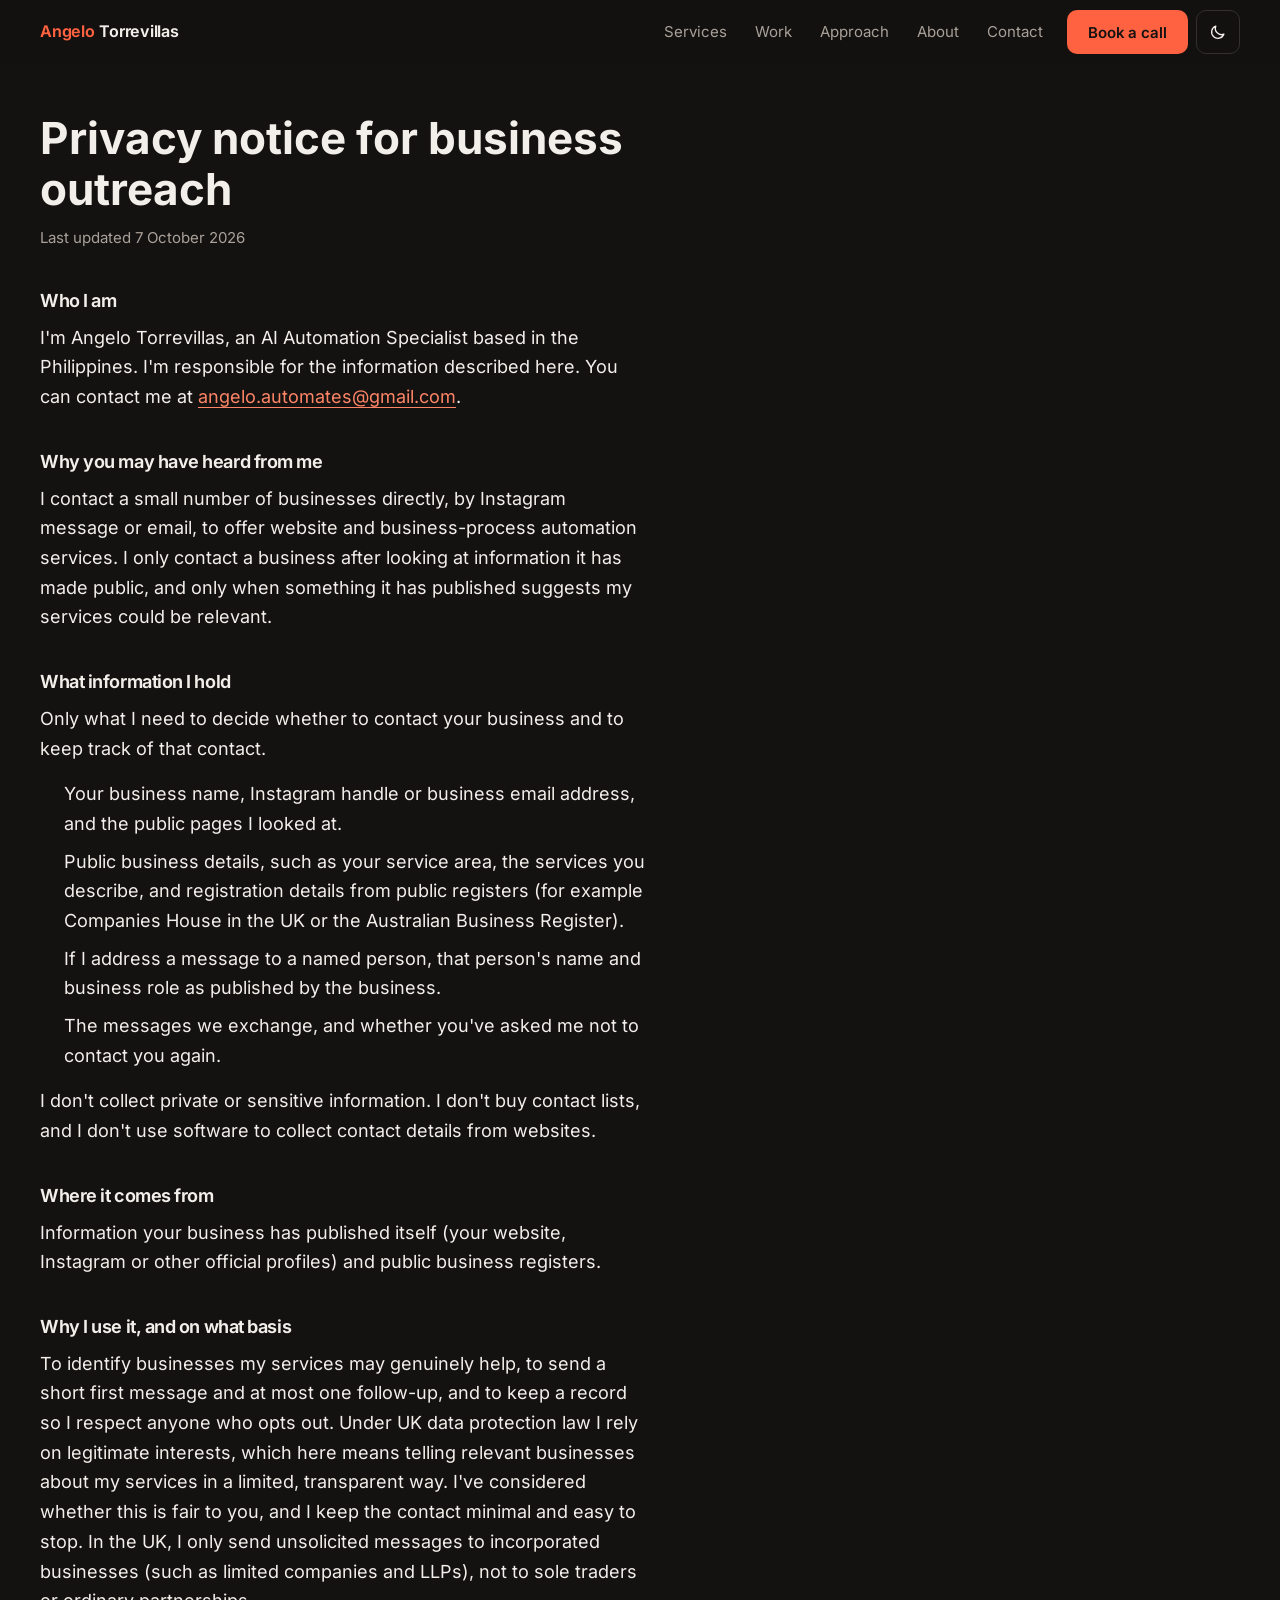
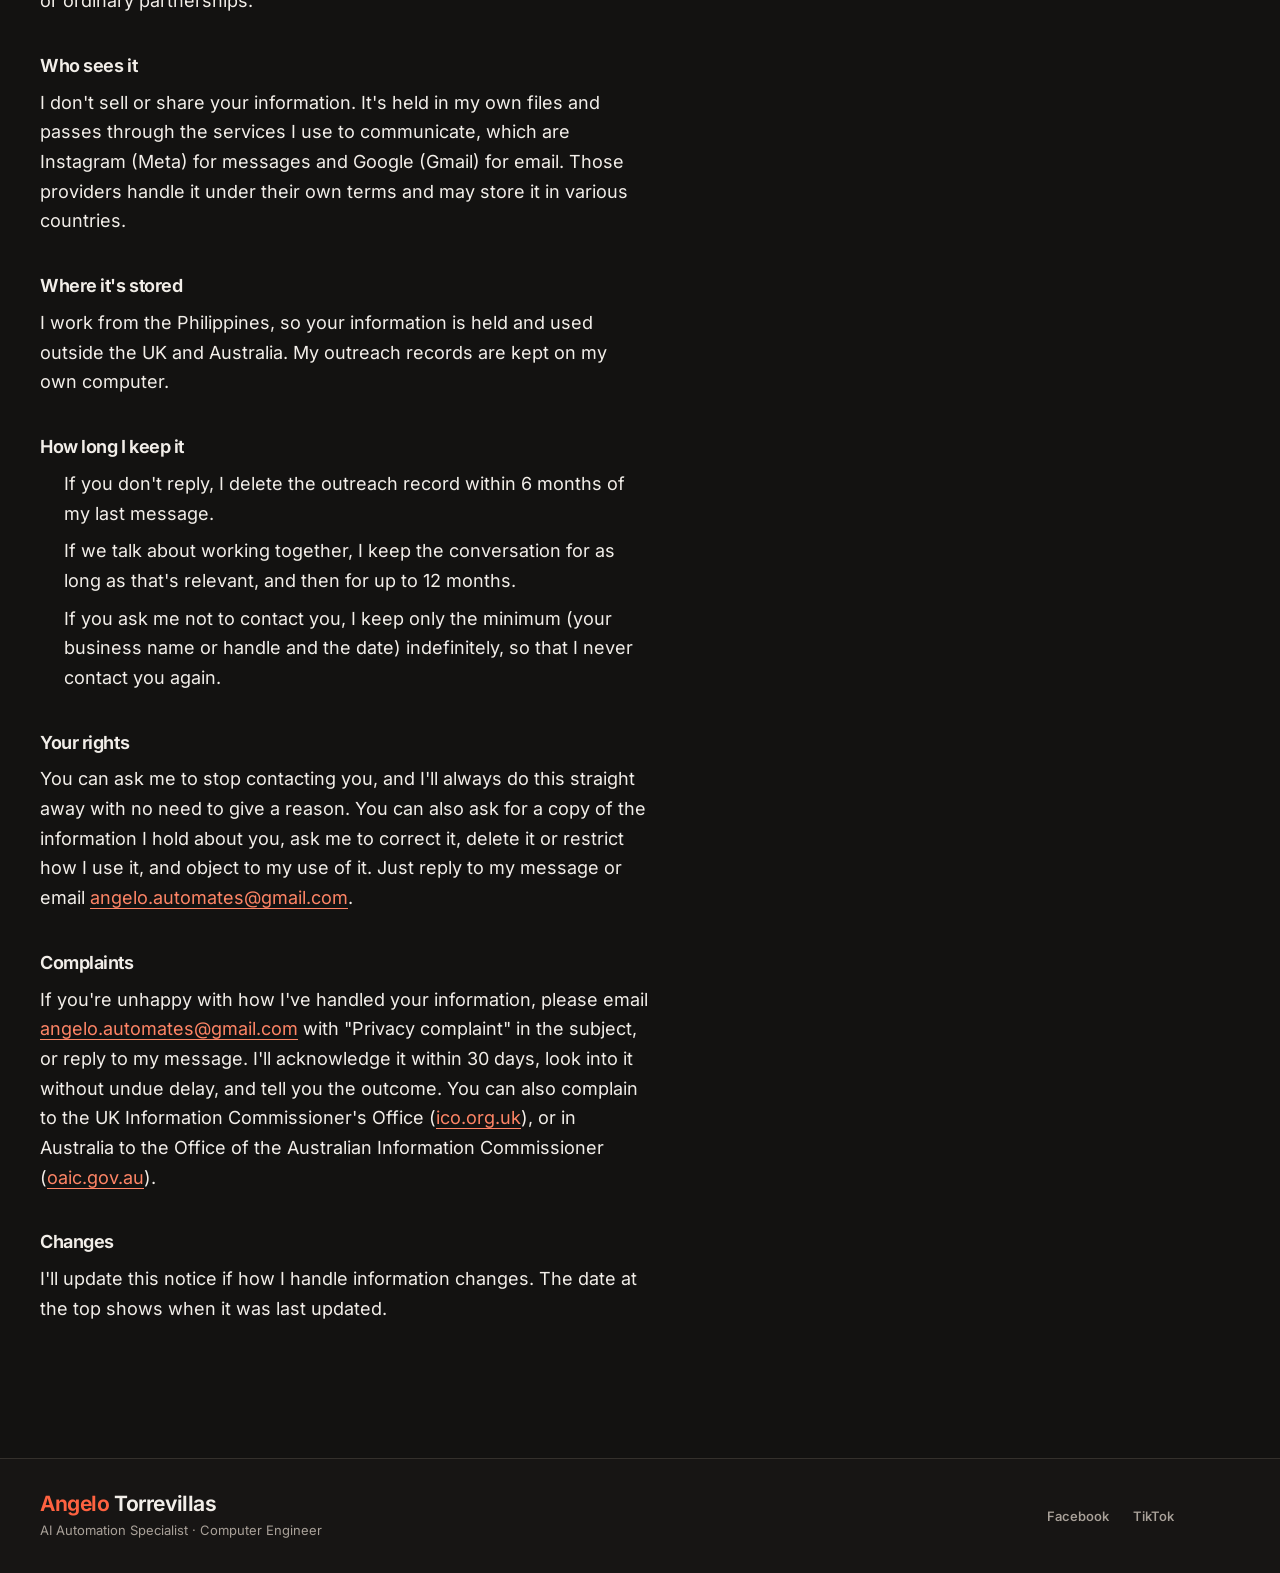
<file: privacy.html>
<!doctype html>
<html lang="en">
<head>
<meta charset="utf-8">
<meta name="viewport" content="width=device-width, initial-scale=1">
<title>Privacy Notice · Angelo Torrevillas</title>
<meta name="description" content="How Angelo Torrevillas handles business information when contacting businesses about website and business-process automation services.">
<link rel="canonical" href="https://torrevillas.tech/privacy.html">
<meta name="robots" content="index, follow">
<meta name="author" content="Angelo Torrevillas">
<meta name="theme-color" content="#131211">
<meta name="color-scheme" content="dark light">

<link rel="icon" href="assets/images/ui/favicon.svg" type="image/svg+xml">
<link rel="icon" href="assets/images/ui/favicon-32.png" sizes="32x32" type="image/png">
<link rel="apple-touch-icon" href="assets/images/ui/apple-touch-icon.png">

<link rel="preload" href="assets/fonts/inter-latin-var.woff2" as="font" type="font/woff2" crossorigin>
<link rel="stylesheet" href="css/site.css">
<script>(function(d){d.classList.add('js');try{if(localStorage.getItem('theme')==='light'){d.setAttribute('data-theme','light')}}catch(e){}})(document.documentElement)</script>
<style>
  .legal { padding-block: var(--s12) var(--section); }
  .legal-body { max-width: var(--measure); }
  .legal h1 { font-size: var(--fs-h2); line-height: 1.15; margin: 0 0 var(--s3); }
  .legal .legal-meta { color: var(--muted); font-size: var(--fs-body-sm); margin: 0 0 var(--s10); }
  .legal h2 { font-size: var(--fs-h3); margin: var(--s10) 0 var(--s3); }
  .legal p, .legal li { line-height: 1.65; }
  .legal p { margin: 0 0 var(--s4); }
  .legal ul { margin: 0 0 var(--s4); padding-left: var(--s6); }
  .legal li { margin-bottom: var(--s2); }
  .legal a { color: var(--accent-text); }
</style>
</head>
<body>
<a class="skip-link" href="#main">Skip to content</a>

<header class="site-header">
  <div class="wrap">
    <nav class="nav" aria-label="Primary">
      <a class="brand" href="/" aria-label="Angelo Torrevillas — home">
        <span class="brand-first">Angelo</span> Torrevillas
      </a>
      <div class="nav-right">
        <div class="nav-links" id="nav-links">
          <a href="/#services">Services</a>
          <a href="/#work">Work</a>
          <a href="/#approach">Approach</a>
          <a href="/#about">About</a>
          <a href="/#contact">Contact</a>
          <a class="btn btn-primary nav-cta" href="/#book">Book a call</a>
        </div>
        <button class="icon-btn theme-toggle" type="button" aria-label="Switch to light theme">
          <svg class="i-moon" viewBox="0 0 20 20" aria-hidden="true"><path d="M16.5 12.5A7 7 0 0 1 7.5 3.5a7 7 0 1 0 9 9Z" fill="none" stroke="currentColor" stroke-width="1.5" stroke-linejoin="round"/></svg>
          <svg class="i-sun" viewBox="0 0 20 20" aria-hidden="true"><circle cx="10" cy="10" r="3.5" fill="none" stroke="currentColor" stroke-width="1.5"/><path d="M10 1.5v2M10 16.5v2M1.5 10h2M16.5 10h2M4 4l1.4 1.4M14.6 14.6 16 16M4 16l1.4-1.4M14.6 5.4 16 4" stroke="currentColor" stroke-width="1.5" stroke-linecap="round"/></svg>
        </button>
        <button class="icon-btn nav-toggle" type="button" aria-expanded="false" aria-controls="nav-links" aria-label="Menu">
          <svg class="i-open" viewBox="0 0 18 18" aria-hidden="true"><path d="M2 5h14M2 13h14" stroke="currentColor" stroke-width="1.6" stroke-linecap="round" fill="none"/></svg>
          <svg class="i-close" viewBox="0 0 18 18" aria-hidden="true"><path d="M4 4l10 10M14 4L4 14" stroke="currentColor" stroke-width="1.6" stroke-linecap="round" fill="none"/></svg>
        </button>
      </div>
    </nav>
  </div>
</header>

<main id="main" class="legal">
  <div class="wrap">
    <article class="legal-body">
      <h1>Privacy notice for business outreach</h1>
      <p class="legal-meta">Last updated 7 October 2026</p>

      <h2>Who I am</h2>
      <p>I'm Angelo Torrevillas, an AI Automation Specialist based in the Philippines. I'm responsible for the information described here. You can contact me at <a href="mailto:angelo.automates@gmail.com">angelo.automates@gmail.com</a>.</p>

      <h2>Why you may have heard from me</h2>
      <p>I contact a small number of businesses directly, by Instagram message or email, to offer website and business-process automation services. I only contact a business after looking at information it has made public, and only when something it has published suggests my services could be relevant.</p>

      <h2>What information I hold</h2>
      <p>Only what I need to decide whether to contact your business and to keep track of that contact.</p>
      <ul>
        <li>Your business name, Instagram handle or business email address, and the public pages I looked at.</li>
        <li>Public business details, such as your service area, the services you describe, and registration details from public registers (for example Companies House in the UK or the Australian Business Register).</li>
        <li>If I address a message to a named person, that person's name and business role as published by the business.</li>
        <li>The messages we exchange, and whether you've asked me not to contact you again.</li>
      </ul>
      <p>I don't collect private or sensitive information. I don't buy contact lists, and I don't use software to collect contact details from websites.</p>

      <h2>Where it comes from</h2>
      <p>Information your business has published itself (your website, Instagram or other official profiles) and public business registers.</p>

      <h2>Why I use it, and on what basis</h2>
      <p>To identify businesses my services may genuinely help, to send a short first message and at most one follow-up, and to keep a record so I respect anyone who opts out. Under UK data protection law I rely on legitimate interests, which here means telling relevant businesses about my services in a limited, transparent way. I've considered whether this is fair to you, and I keep the contact minimal and easy to stop. In the UK, I only send unsolicited messages to incorporated businesses (such as limited companies and LLPs), not to sole traders or ordinary partnerships.</p>

      <h2>Who sees it</h2>
      <p>I don't sell or share your information. It's held in my own files and passes through the services I use to communicate, which are Instagram (Meta) for messages and Google (Gmail) for email. Those providers handle it under their own terms and may store it in various countries.</p>

      <h2>Where it's stored</h2>
      <p>I work from the Philippines, so your information is held and used outside the UK and Australia. My outreach records are kept on my own computer.</p>

      <h2>How long I keep it</h2>
      <ul>
        <li>If you don't reply, I delete the outreach record within 6 months of my last message.</li>
        <li>If we talk about working together, I keep the conversation for as long as that's relevant, and then for up to 12 months.</li>
        <li>If you ask me not to contact you, I keep only the minimum (your business name or handle and the date) indefinitely, so that I never contact you again.</li>
      </ul>

      <h2>Your rights</h2>
      <p>You can ask me to stop contacting you, and I'll always do this straight away with no need to give a reason. You can also ask for a copy of the information I hold about you, ask me to correct it, delete it or restrict how I use it, and object to my use of it. Just reply to my message or email <a href="mailto:angelo.automates@gmail.com">angelo.automates@gmail.com</a>.</p>

      <h2>Complaints</h2>
      <p>If you're unhappy with how I've handled your information, please email <a href="mailto:angelo.automates@gmail.com?subject=Privacy%20complaint">angelo.automates@gmail.com</a> with "Privacy complaint" in the subject, or reply to my message. I'll acknowledge it within 30 days, look into it without undue delay, and tell you the outcome. You can also complain to the UK Information Commissioner's Office (<a href="https://ico.org.uk/" rel="noopener" target="_blank">ico.org.uk</a>), or in Australia to the Office of the Australian Information Commissioner (<a href="https://www.oaic.gov.au/" rel="noopener" target="_blank">oaic.gov.au</a>).</p>

      <h2>Changes</h2>
      <p>I'll update this notice if how I handle information changes. The date at the top shows when it was last updated.</p>
    </article>
  </div>
</main>

<footer class="site-footer">
  <div class="wrap">
    <div class="footer-sign">
      <div>
        <p class="footer-name"><span class="brand-first">Angelo</span> Torrevillas</p>
        <p class="footer-role">AI Automation Specialist · Computer Engineer</p>
      </div>
      <nav aria-label="Social">
        <ul class="footer-social">
          <li><a href="https://www.facebook.com/the1andYowli" rel="me noopener" target="_blank">Facebook</a></li>
          <li><a href="https://www.tiktok.com/@angeloautomates?is_from_webapp=1&amp;sender_device=pc" rel="me noopener" target="_blank">TikTok</a></li>
        </ul>
      </nav>
    </div>
  </div>
</footer>
<script>
// Theme toggle and mobile menu only (js/site.js expects homepage-only elements).
(() => {
  const root = document.documentElement;
  const header = document.querySelector('.site-header');
  const themeBtn = document.querySelector('.theme-toggle');
  const themeMeta = document.querySelector('meta[name="theme-color"]');
  const applyTheme = light => {
    if (light) root.setAttribute('data-theme', 'light'); else root.removeAttribute('data-theme');
    themeBtn.setAttribute('aria-label', light ? 'Switch to dark theme' : 'Switch to light theme');
    themeMeta.setAttribute('content', light ? '#FAF8F6' : '#131211');
  };
  applyTheme(root.getAttribute('data-theme') === 'light');
  themeBtn.addEventListener('click', () => {
    const light = root.getAttribute('data-theme') !== 'light';
    applyTheme(light);
    try { localStorage.setItem('theme', light ? 'light' : 'dark'); } catch (e) {}
  });
  const toggle = document.querySelector('.nav-toggle');
  const links = document.getElementById('nav-links');
  const setMenu = open => { toggle.setAttribute('aria-expanded', String(open)); links.classList.toggle('is-open', open); };
  toggle.addEventListener('click', () => setMenu(toggle.getAttribute('aria-expanded') !== 'true'));
  document.addEventListener('keydown', e => {
    if (e.key === 'Escape' && toggle.getAttribute('aria-expanded') === 'true') { setMenu(false); toggle.focus(); }
  });
  document.addEventListener('click', e => { if (!header.contains(e.target)) setMenu(false); });
})();
</script>
</body>
</html>
</file>
<file: css/site.css>
/* =========================================================
   Angelo Torrevillas — portfolio (V2.4)
   One stylesheet. Tokens first, then layout, then components.
   Dark is the default theme; [data-theme="light"] is the alternate.
   ========================================================= */

@font-face {
  font-family: "Inter";
  src: url("../assets/fonts/inter-latin-var.woff2") format("woff2");
  font-weight: 400 700;
  font-style: normal;
  font-display: swap;
}

/* Metric-matched fallback so the swap to Inter doesn't shift layout */
@font-face {
  font-family: "Inter Fallback";
  src: local("Arial");
  size-adjust: 107%;
  ascent-override: 90%;
  descent-override: 22.4%;
  line-gap-override: 0%;
}

/* ---------- Tokens: dark (default) ---------- */
:root {
  color-scheme: dark;

  --bg: #131211;
  --bg-band: #171514;
  --surface: #1C1A18;
  --surface-2: #24211F;
  --text: #F2EEE9;
  --muted: #A9A199;
  --line: #34302C;
  --line-strong: #4A4540;

  --accent: #FF6240;          /* brand coral */
  --accent-text: #FF8566;     /* coral for small text on dark (≈6:1) */
  --accent-soft: #2E1B15;
  --btn-bg: #FF6240;
  --btn-text: #131211;        /* ≈5.7:1 on coral */

  --ok: #8CCBA9;   --ok-soft: #17271E;
  --warn: #E9BC6B; --warn-soft: #2B2213;
  --info: #9FB9DB; --info-soft: #182230;

  --font: "Inter", "Inter Fallback", system-ui, -apple-system, "Segoe UI", sans-serif;

  --fs-display: clamp(2.5rem, 1.6rem + 4vw, 4.5rem);
  --fs-h2: clamp(1.875rem, 1.4rem + 2vw, 2.75rem);
  --fs-h3: 1.125rem;
  --fs-body: 1.125rem;
  --fs-body-sm: 0.9375rem;
  --fs-label: 0.8125rem;
  --fs-caption: 0.75rem;
  --fs-ui: 0.9375rem;

  --s1: 0.25rem; --s2: 0.5rem; --s3: 0.75rem; --s4: 1rem; --s5: 1.25rem;
  --s6: 1.5rem; --s8: 2rem; --s10: 2.5rem; --s12: 3rem; --s16: 4rem;
  --section: clamp(4.5rem, 3rem + 5.5vw, 7.5rem);
  --gutter: clamp(1rem, 0.5rem + 2.5vw, 2.5rem);
  --max: 76rem;
  --measure: 38rem;

  --r-sm: 6px;
  --r-md: 10px;
  --r-lg: 12px;

  --ease: cubic-bezier(0.2, 0.8, 0.2, 1);
  --ease-spring: cubic-bezier(0.2, 0.8, 0.2, 1);
  --t-press: 100ms;
  --t-hover: 150ms;
  --t-reveal: 500ms;

  /* hero diagram */
  --d-node: #1F1D1B;
  --d-edge: #3E3935;
  --d-text: #CFC8C0;
  --d-lit-fill: #2E1B15;

  /* services illustrations */
  --viz-bg: #171514;
  --viz-dot: rgb(242 238 233 / 0.07);
  --viz-shadow: 0 14px 32px -20px rgb(0 0 0 / 0.75);
}

@supports (transition-timing-function: linear(0, 1)) {
  :root { --ease-spring: linear(0, 0.157 4.1%, 0.477 10.4%, 0.721 17%, 0.861 23.3%, 0.94 30%, 0.978 37.5%, 0.995 47%, 1); }
}

/* ---------- Tokens: light (alternate) ---------- */
:root[data-theme="light"] {
  color-scheme: light;
  --bg: #FAF8F6;
  --bg-band: #F3F0EC;
  --surface: #FFFFFF;
  --surface-2: #F3F0EC;
  --text: #1F1D1B;
  --muted: #5E5A56;
  --line: #E6E0DA;
  --line-strong: #D0C8C0;
  --accent-text: #B53A12;
  --accent-soft: #FFF1EC;
  --btn-bg: #C8421A;
  --btn-text: #FFFFFF;
  --ok: #2F6B4F;   --ok-soft: #E8F2EC;
  --warn: #8A5A0B; --warn-soft: #FBF1DE;
  --info: #3D5A80; --info-soft: #EAF0F7;
  --d-node: #FFFFFF;
  --d-edge: #D0C8C0;
  --d-text: #3A3632;
  --d-lit-fill: #FFF1EC;
  --viz-bg: #F6F3EF;
  --viz-dot: rgb(31 29 27 / 0.09);
  --viz-shadow: 0 12px 28px -20px rgb(31 29 27 / 0.35);
}

/* ---------- Base ---------- */
*, *::before, *::after { box-sizing: border-box; }
* { margin: 0; }
html { -webkit-text-size-adjust: 100%; text-size-adjust: 100%; scroll-padding-top: 5rem; }
@media (prefers-reduced-motion: no-preference) { html { scroll-behavior: smooth; } }
body {
  font-family: var(--font);
  font-size: var(--fs-body);
  line-height: 1.6;
  color: var(--text);
  background: var(--bg);
  -webkit-font-smoothing: antialiased;
  font-optical-sizing: auto;
}
html.dialog-open { overflow: hidden; }
img, svg { display: block; max-width: 100%; height: auto; }
a { color: inherit; text-underline-offset: 0.2em; text-decoration-thickness: 1px; }
a:hover { text-decoration-color: var(--accent); }
ul, ol { padding: 0; list-style: none; }
button { font: inherit; color: inherit; }
strong, b { font-weight: 600; }
code { font-family: ui-monospace, SFMono-Regular, Menlo, Consolas, monospace; font-size: 0.86em; padding: 0.1em 0.35em; border-radius: 5px; background: var(--surface-2); white-space: nowrap; }
:focus-visible { outline: 2px solid var(--accent); outline-offset: 3px; border-radius: 4px; }

.skip-link {
  position: absolute; left: var(--s4); top: -100px; z-index: 100;
  padding: var(--s3) var(--s4); background: var(--text); color: var(--bg);
  border-radius: var(--r-sm); font-size: var(--fs-ui); font-weight: 600; text-decoration: none;
}
.skip-link:focus { top: var(--s4); }
.visually-hidden { position: absolute !important; width: 1px; height: 1px; padding: 0; margin: -1px; overflow: hidden; clip: rect(0 0 0 0); white-space: nowrap; border: 0; }
.wrap { width: 100%; max-width: calc(var(--max) + 2 * var(--gutter)); margin-inline: auto; padding-inline: var(--gutter); }

/* ---------- Type roles ---------- */
.display { font-size: var(--fs-display); line-height: 1.02; letter-spacing: -0.035em; font-weight: 650; }
h2 { font-size: var(--fs-h2); line-height: 1.1; letter-spacing: -0.025em; font-weight: 650; }
h3 { font-size: var(--fs-h3); line-height: 1.3; letter-spacing: -0.01em; font-weight: 600; }
.eyebrow {
  display: inline-flex; align-items: center; gap: var(--s3);
  font-size: var(--fs-label); line-height: 1.4; letter-spacing: 0.14em; text-transform: uppercase;
  font-weight: 600; color: var(--accent-text);
}
.eyebrow::before { content: ""; width: 1.25rem; height: 1px; background: currentColor; }
.lede { font-size: clamp(1.125rem, 1rem + 0.45vw, 1.3125rem); line-height: 1.55; letter-spacing: -0.01em; color: var(--muted); max-width: var(--measure); }
figcaption, .caption { font-size: var(--fs-caption); line-height: 1.5; letter-spacing: 0.01em; color: var(--muted); }
p + p { margin-top: var(--s4); }

/* ---------- Buttons ---------- */
.btn {
  display: inline-flex; align-items: center; justify-content: center; gap: var(--s2);
  min-height: 44px; padding: 0 var(--s5);
  border-radius: var(--r-md); border: 1px solid transparent;
  font-size: var(--fs-ui); font-weight: 600; letter-spacing: -0.005em; line-height: 1;
  text-decoration: none; cursor: pointer; white-space: nowrap;
  transition: transform var(--t-press) var(--ease), background-color var(--t-hover) var(--ease), border-color var(--t-hover) var(--ease), color var(--t-hover) var(--ease);
  -webkit-tap-highlight-color: transparent; touch-action: manipulation;
}
.btn:active { transform: scale(0.97); }
.btn-primary { background: var(--btn-bg); color: var(--btn-text); }
.btn-primary:hover { background: color-mix(in srgb, var(--btn-bg) 88%, var(--text)); }
.btn-ghost { border-color: var(--line-strong); color: var(--text); background: transparent; }
.btn-ghost:hover { border-color: var(--text); }
.btn svg { width: 1em; height: 1em; flex: none; }

/* ---------- Header ---------- */
.site-header {
  position: sticky; top: 0; z-index: 50;
  background: color-mix(in srgb, var(--bg) 82%, transparent);
  -webkit-backdrop-filter: saturate(150%) blur(14px);
  backdrop-filter: saturate(150%) blur(14px);
  border-bottom: 1px solid transparent;
  transition: border-color var(--t-hover) var(--ease);
}
.site-header.is-scrolled { border-bottom-color: var(--line); }
@media (prefers-reduced-transparency: reduce) { .site-header { background: var(--bg); -webkit-backdrop-filter: none; backdrop-filter: none; } }
.nav { position: relative; display: flex; align-items: center; justify-content: space-between; gap: var(--s4); min-height: 4rem; }
.brand { display: inline-flex; align-items: center; gap: 0.3em; font-weight: 650; letter-spacing: -0.015em; text-decoration: none; font-size: 1rem; min-height: 44px; white-space: nowrap; color: var(--text); }
/* Two-tone name (navbar + footer): first name in the accent, surname in the text colour.
   Light theme uses the deeper coral, as .hero-accent does, so small text keeps AA contrast. */
.brand-first { color: var(--accent); }
:root[data-theme="light"] .brand-first { color: var(--btn-bg); }
.nav-right { display: flex; align-items: center; gap: var(--s2); }
.nav-links { display: flex; align-items: center; gap: var(--s1); }
.nav-links a { display: inline-flex; align-items: center; min-height: 44px; padding: 0 var(--s3); font-size: var(--fs-ui); color: var(--muted); text-decoration: none; border-radius: var(--r-sm); transition: color var(--t-hover) var(--ease); }
.nav-links a:hover { color: var(--text); }
.nav-links a.nav-cta { margin-left: var(--s2); color: var(--btn-text); padding: 0 var(--s5); border-radius: var(--r-md); }
/* Labels stay on one line; between the mobile menu and wide screens the links tighten to fit */
.nav-links a { white-space: nowrap; }
@media (min-width: 48rem) and (max-width: 59.99rem) {
  .nav-links { gap: 0; }
  .nav-links a { padding: 0 var(--s1); }
  .nav-links a.nav-cta { margin-left: var(--s1); padding: 0 var(--s3); }
}
.icon-btn {
  display: inline-flex; align-items: center; justify-content: center;
  width: 44px; height: 44px; border: 1px solid var(--line); border-radius: var(--r-md);
  background: transparent; cursor: pointer; color: var(--text);
  transition: border-color var(--t-hover) var(--ease), transform var(--t-press) var(--ease);
}
.icon-btn:hover { border-color: var(--line-strong); }
.icon-btn:active { transform: scale(0.94); }
.icon-btn svg { width: 18px; height: 18px; }
.theme-toggle { display: none; }
.js .theme-toggle { display: inline-flex; }
.theme-toggle .i-sun { display: none; }
:root[data-theme="light"] .theme-toggle .i-sun { display: block; }
:root[data-theme="light"] .theme-toggle .i-moon { display: none; }
.nav-toggle { display: none; }
.nav-toggle .i-close { display: none; }
.nav-toggle[aria-expanded="true"] .i-open { display: none; }
.nav-toggle[aria-expanded="true"] .i-close { display: block; }

@media (max-width: 47.99rem) {
  .js .nav-toggle { display: inline-flex; }
  .js .nav-links {
    position: absolute; top: 100%; left: calc(-1 * var(--gutter)); right: calc(-1 * var(--gutter));
    flex-direction: column; align-items: stretch; gap: 0;
    padding: var(--s2) var(--gutter) var(--s6);
    background: var(--bg); border-bottom: 1px solid var(--line);
    opacity: 0; transform: translateY(-6px); visibility: hidden;
    transition: opacity 180ms var(--ease), transform 180ms var(--ease), visibility 0s linear 180ms;
  }
  .js .nav-links.is-open { opacity: 1; transform: none; visibility: visible; transition: opacity 180ms var(--ease), transform 180ms var(--ease), visibility 0s; }
  .js .nav-links a { min-height: 52px; font-size: 1.0625rem; color: var(--text); border-bottom: 1px solid var(--line); border-radius: 0; padding: 0; }
  .js .nav-links a.nav-cta { margin: var(--s5) 0 0; border-bottom: 0; border-radius: var(--r-md); justify-content: center; color: var(--btn-text); min-height: 48px; }
  html:not(.js) .nav { flex-wrap: wrap; padding-block: var(--s2); }
  html:not(.js) .nav-links { flex-wrap: wrap; }
}

/* ---------- Sections ---------- */
section { padding-block: var(--section); }
.band { background: var(--bg-band); border-block: 1px solid var(--line); }
.section-head { max-width: 46rem; margin-bottom: var(--s10); }
.section-head h2 { margin-top: var(--s4); }
.section-head .lede { margin-top: var(--s4); }

/* ---------- Hero ---------- */
.hero { padding-block: clamp(2.5rem, 1.5rem + 5vw, 6rem) clamp(3.5rem, 2rem + 5vw, 6rem); }
.hero-grid { display: grid; gap: var(--s10); grid-template-columns: 1fr; align-items: center; }
@media (min-width: 60rem) { .hero-grid { grid-template-columns: minmax(0, 1.12fr) minmax(0, 1fr); gap: var(--s12); } }
.hero h1 { margin-top: var(--s5); }
.hero h1.display { font-size: clamp(2.125rem, 1.1rem + 3.7vw, 3.875rem); }
@media (min-width: 60rem) { .hero h1.display { font-size: min(3.875rem, 4.6vw); } }   /* two columns: keep each sentence on one line */
.hero-line { display: block; text-wrap: balance; }
/* The one accented word: brand coral, italic (synthesized from the upright variable font) */
.hero-accent { font-style: italic; color: var(--accent); padding-right: 0.06em; }
:root[data-theme="light"] .hero-accent { color: var(--btn-bg); }
.hero .lede { margin-top: var(--s6); color: var(--text); }
.hero-actions { display: flex; flex-wrap: wrap; gap: var(--s3); margin-top: var(--s8); }
.stack-chips { display: flex; flex-wrap: wrap; gap: var(--s2); margin-top: var(--s8); }
.stack-chips li { font-size: var(--fs-caption); letter-spacing: 0.02em; padding: 0.3rem 0.6rem; border: 1px solid var(--line); border-radius: var(--r-sm); color: var(--muted); }
.hero-figure { border: 1px solid var(--line); border-radius: var(--r-lg); background: var(--surface); padding: clamp(1rem, 0.5rem + 1.5vw, 1.5rem); }
.hero-figure figcaption { margin-top: var(--s4); padding-top: var(--s4); border-top: 1px solid var(--line); }
.hero-figure figcaption strong { color: var(--text); font-weight: 600; }

/* Hero workflow diagram (inline SVG process map)
   Default = the complete map, lit and static (no JS, reduced motion, or JS failure).
   .is-live (set by js/site.js) dims it; .is-on lights each step as the loop reaches it and
   .is-current marks the step in progress. The No branch is dashed and labelled, so the
   two decision paths never rely on colour alone. */
.wf { width: 100%; height: auto; font-family: var(--font); }
.wf .edge { fill: none; stroke: var(--d-edge); stroke-width: 1.5; }
.wf .edge-lit { fill: none; stroke: var(--accent); stroke-width: 1.75; stroke-dasharray: 1; stroke-dashoffset: 0; }
.wf .dash { stroke-dasharray: 5 4; }
.wf .arrow { fill: var(--accent); }
.wf .node rect, .wf .node polygon { fill: var(--d-lit-fill); stroke: var(--accent); stroke-width: 1.25; }
.wf .node.alt rect { stroke-dasharray: 5 4; }
.wf .node text { fill: var(--text); font-size: 15px; font-weight: 500; text-anchor: middle; dominant-baseline: central; }
.wf .lbl { fill: var(--accent-text); font-size: 12.5px; font-weight: 600; text-anchor: middle; }

.wf.is-live .node rect, .wf.is-live .node polygon { fill: var(--d-node); stroke: var(--d-edge); transition: fill 600ms var(--ease), stroke 600ms var(--ease), stroke-width 300ms var(--ease); }
.wf.is-live .node text { fill: var(--d-text); transition: fill 600ms var(--ease); }
.wf.is-live .arrow { fill: var(--d-edge); transition: fill 600ms var(--ease); }
.wf.is-live .lbl { fill: var(--muted); transition: fill 600ms var(--ease); }
/* switching off fades the line out, then resets the draw, so the loop never "rewinds" */
.wf.is-live .edge-lit { opacity: 0; stroke-dashoffset: 1; transition: opacity 600ms var(--ease), stroke-dashoffset 0s 600ms; }
.wf.is-live .edge-lit.dash { stroke-dashoffset: 0; transition: opacity 600ms var(--ease); }
.wf.is-live .node.is-on rect, .wf.is-live .node.is-on polygon { fill: var(--d-lit-fill); stroke: var(--accent); transition-duration: 350ms; }
.wf.is-live .node.is-on text { fill: var(--text); transition-duration: 350ms; }
.wf.is-live .node.is-current rect, .wf.is-live .node.is-current polygon { fill: color-mix(in srgb, var(--accent) 20%, var(--d-node)); stroke-width: 2; }
.wf.is-live .edge-lit.is-on { opacity: 1; stroke-dashoffset: 0; transition: stroke-dashoffset 450ms linear, opacity 0s; }
.wf.is-live .edge-lit.dash.is-on { transition: opacity 450ms var(--ease); }
.wf.is-live .arrow.is-on { fill: var(--accent); transition: fill 150ms linear 380ms; }
.wf.is-live .lbl.is-on { fill: var(--accent-text); transition-duration: 350ms; }
/* ---------- Ticker: warm band under the hero, drifting left to right ----------
   Two identical lists; the track moves by exactly one list width (-50% → 0), so the
   loop point is invisible. Each list is at least one viewport wide, so no gap opens
   on wide screens. The copy is aria-hidden; reduced motion gets one static list. */
.ticker {
  overflow: hidden;
  background: linear-gradient(90deg, color-mix(in srgb, var(--accent) 16%, var(--bg)), color-mix(in srgb, var(--accent) 26%, var(--bg)));
  border-block: 1px solid color-mix(in srgb, var(--accent) 34%, var(--line));
}
.ticker-track { display: flex; width: max-content; }
.ticker-list { display: flex; flex: none; align-items: center; justify-content: space-around; min-width: 100vw; padding-block: var(--s4); }
.ticker-list li {
  display: inline-flex; align-items: center; gap: var(--s6); padding-right: var(--s6); white-space: nowrap;
  font-size: var(--fs-label); font-weight: 650; letter-spacing: 0.12em; text-transform: uppercase; line-height: 1.4; color: var(--text);
}
.ticker-list li::before { content: ""; width: 6px; height: 6px; border-radius: 2px; background: var(--accent); flex: none; }
@media (prefers-reduced-motion: no-preference) {
  .ticker-track { animation: ticker-ltr 70s linear infinite; }
  .ticker:hover .ticker-track { animation-play-state: paused; }
}
@media (prefers-reduced-motion: reduce) {
  .ticker-copy { display: none; }
  .ticker-track { width: auto; }
  .ticker-list { flex-wrap: wrap; justify-content: center; min-width: 0; width: 100%; row-gap: var(--s2); padding-inline: var(--gutter); }
}
@keyframes ticker-ltr { from { transform: translateX(-50%); } to { transform: translateX(0); } }


/* ---------- Chips / pills ---------- */
.chips { display: flex; flex-wrap: wrap; gap: var(--s2); }
.chip { display: inline-flex; align-items: center; gap: 0.45em; min-height: 1.625rem; padding: 0 0.6rem; border-radius: 999px; font-size: var(--fs-caption); font-weight: 600; line-height: 1; white-space: nowrap; background: var(--surface-2); color: var(--muted); }
.chip::before { content: ""; width: 6px; height: 6px; border-radius: 50%; background: currentColor; }
.chip.plain::before { display: none; }
.chip.final { background: var(--ok-soft); color: var(--ok); }
.chip.dev { background: var(--warn-soft); color: var(--warn); }
.chip.info { background: var(--info-soft); color: var(--info); }
.chip.client { background: var(--accent-soft); color: var(--accent-text); }
.pills { display: flex; flex-wrap: wrap; gap: 0.375rem; }
.pills li { font-size: 0.75rem; line-height: 1.3; padding: 0.2rem 0.5rem; border: 1px solid var(--line); border-radius: var(--r-sm); color: var(--muted); }

/* ---------- Card system (one anatomy everywhere) ---------- */
.grid { display: grid; gap: var(--s5); grid-template-columns: repeat(auto-fill, minmax(min(100%, 17rem), 1fr)); }
.grid.three { grid-template-columns: repeat(auto-fill, minmax(min(100%, 20rem), 1fr)); }
.card {
  position: relative; display: flex; flex-direction: column;
  background: var(--surface); border: 1px solid var(--line); border-radius: var(--r-lg); overflow: hidden;
  transition: border-color var(--t-hover) var(--ease);
}
.card:hover { border-color: color-mix(in srgb, var(--accent) 70%, var(--line)); }
.card-media { aspect-ratio: 16 / 10; background: var(--surface-2); border-bottom: 1px solid var(--line); overflow: hidden; position: relative; }
.card-media img { width: 100%; height: 100%; object-fit: cover; object-position: top center; }
.card-media .privacy { position: absolute; left: var(--s3); bottom: var(--s3); font-size: 0.6875rem; font-weight: 600; letter-spacing: 0.04em; padding: 0.25rem 0.5rem; border-radius: var(--r-sm); background: rgb(19 18 17 / 0.82); color: #F2EEE9; }
.card-body { display: flex; flex-direction: column; gap: var(--s3); padding: var(--s5); flex: 1; }
.card-meta { display: flex; align-items: center; justify-content: space-between; gap: var(--s2); flex-wrap: wrap; }
.card-cat { font-size: var(--fs-caption); font-weight: 600; letter-spacing: 0.08em; text-transform: uppercase; color: var(--accent-text); }
.card h3 a { text-decoration: none; }
.card h3 a::after { content: ""; position: absolute; inset: 0; border-radius: var(--r-lg); }
.card h3 a:focus-visible { outline: none; }
.card h3 a:focus-visible::after { outline: 2px solid var(--accent); outline-offset: -2px; }
.card-desc { font-size: var(--fs-body-sm); line-height: 1.55; color: var(--muted); }
.card-more { margin-top: auto; padding-top: var(--s2); font-size: var(--fs-body-sm); font-weight: 600; color: var(--accent-text); }
.card-more span { display: inline-block; transition: transform var(--t-hover) var(--ease); }
.card:hover .card-more span { transform: translateX(3px); }
.card[hidden] { display: none; }
/* Secondary external link on a card: sits above the card's stretched case-study link */
.card-foot { display: flex; flex-wrap: wrap; align-items: center; justify-content: space-between; gap: var(--s2) var(--s4); margin-top: auto; }
.card-foot .card-more { margin-top: 0; }
.card-visit {
  position: relative; z-index: 1; display: inline-flex; align-items: center; gap: 0.4em; min-height: 44px; padding-top: var(--s2);
  font-size: var(--fs-body-sm); font-weight: 600; color: var(--text); text-decoration: underline; text-decoration-color: var(--line-strong);
}
.card-visit:hover { text-decoration-color: var(--accent); }
.card-visit svg, .case-actions svg { width: 0.95em; height: 0.95em; flex: none; }
.case-actions { display: flex; flex-wrap: wrap; align-items: center; gap: var(--s3) var(--s4); margin-top: var(--s5); }
.case-actions span:not(.visually-hidden) { font-size: var(--fs-caption); color: var(--muted); max-width: 26rem; line-height: 1.5; }

/* Featured (wide) card */
@media (min-width: 56rem) {
  .card.wide { flex-direction: row; }
  .card.wide .card-media { flex: 0 0 55%; aspect-ratio: auto; min-height: 20rem; border-bottom: 0; border-right: 1px solid var(--line); }
  .card.wide .card-body { padding: var(--s8); justify-content: center; }
  .card.wide h3 { font-size: 1.5rem; }
  .card.wide .card-desc { font-size: 1rem; }
}

/* Filters + show all */
.filters { display: flex; flex-wrap: wrap; gap: var(--s2); margin-bottom: var(--s6); }
.filters[hidden], .show-more[hidden] { display: none; }
.filter {
  min-height: 40px; padding: 0 var(--s4); border-radius: 999px; border: 1px solid var(--line);
  background: transparent; color: var(--muted); font-size: var(--fs-body-sm); font-weight: 550; cursor: pointer;
  transition: border-color var(--t-hover) var(--ease), background-color var(--t-hover) var(--ease), color var(--t-hover) var(--ease), transform var(--t-press) var(--ease);
}
.filter:hover { border-color: var(--line-strong); color: var(--text); }
.filter:active { transform: scale(0.97); }
.filter[aria-pressed="true"] { background: var(--text); border-color: var(--text); color: var(--bg); }
.builds-foot { display: flex; flex-wrap: wrap; align-items: center; justify-content: space-between; gap: var(--s4); margin-top: var(--s6); }
.builds-count { font-size: var(--fs-body-sm); color: var(--muted); }

/* ---------- Case library (no-JS) + dialog ---------- */
.case-library .case-full { padding-block: var(--s10); border-top: 1px solid var(--line); }
.js .case-library { display: none; }
.case-dialog {
  width: min(58rem, calc(100% - 2 * var(--gutter))); max-height: min(90vh, 60rem);
  margin: auto; padding: 0; border: 1px solid var(--line-strong); border-radius: 14px;
  background: var(--surface); color: var(--text); overflow: hidden;
}
.case-dialog[open] { display: flex; flex-direction: column; }
.case-dialog::backdrop { background: rgb(8 7 7 / 0.66); -webkit-backdrop-filter: blur(3px); backdrop-filter: blur(3px); }
@media (prefers-reduced-transparency: reduce) { .case-dialog::backdrop { background: rgb(8 7 7 / 0.9); -webkit-backdrop-filter: none; backdrop-filter: none; } }
.dialog-bar { display: flex; justify-content: flex-end; padding: var(--s3) var(--s3) 0; flex: none; }
.dialog-body { overflow-y: auto; overscroll-behavior: contain; padding: 0 clamp(1.25rem, 0.5rem + 3vw, 2.75rem) clamp(1.5rem, 1rem + 2vw, 2.75rem); }
.dialog-body:focus-visible { outline-offset: -3px; }
@media (prefers-reduced-motion: no-preference) {
  .case-dialog[open] { animation: dlg-in 260ms var(--ease-spring) both; }
  .case-dialog[open]::backdrop { animation: fade 200ms linear both; }
}
@media (prefers-reduced-motion: reduce) { .case-dialog[open] { animation: fade 150ms linear both; } }
@keyframes dlg-in { from { opacity: 0; transform: translateY(12px) scale(0.985); } to { opacity: 1; transform: none; } }
@keyframes fade { from { opacity: 0; } to { opacity: 1; } }
@media (max-width: 39.99rem) {
  .case-dialog { width: 100%; max-width: 100%; max-height: 92vh; margin: auto 0 0; border-radius: 16px 16px 0 0; border-bottom: 0; }
  @media (prefers-reduced-motion: no-preference) { .case-dialog[open] { animation: sheet-in 300ms var(--ease-spring) both; } }
}
@keyframes sheet-in { from { transform: translateY(24px); opacity: 0; } to { transform: none; opacity: 1; } }

/* Case content (same markup inline and in the dialog) */
.case-full .case-title { font-size: clamp(1.625rem, 1.3rem + 1.4vw, 2.25rem); margin-top: var(--s3); }
.case-full .chips { margin-top: var(--s4); }
.case-summary { margin-top: var(--s4); font-size: 1.125rem; line-height: 1.5; color: var(--muted); max-width: 46rem; }
.kicker { font-size: var(--fs-caption); letter-spacing: 0.1em; text-transform: uppercase; color: var(--muted); font-weight: 650; margin-bottom: var(--s2); line-height: 1.4; }
.case-intro { display: grid; gap: var(--s6); margin-top: var(--s8); grid-template-columns: 1fr; }
@media (min-width: 48rem) { .case-intro { grid-template-columns: 1fr 1fr; gap: var(--s8); } }
.case-intro p { font-size: 1rem; }
.flow-wrap { margin-top: var(--s8); }
.flow { counter-reset: step; display: grid; margin-top: var(--s3); border-top: 1px solid var(--line); }
.flow li { display: grid; grid-template-columns: 2.25rem 1fr; gap: var(--s3); padding: var(--s3) var(--s2) var(--s3) 0; border-bottom: 1px solid var(--line); font-size: var(--fs-body-sm); line-height: 1.5; }
.flow li::before { counter-increment: step; content: counter(step, decimal-leading-zero); font-size: var(--fs-caption); font-weight: 600; color: var(--muted); padding-top: 0.2em; padding-left: var(--s2); font-variant-numeric: tabular-nums; }
.flow strong { display: block; font-weight: 600; }
.flow span { color: var(--muted); }
.flow .human { background: linear-gradient(90deg, var(--accent-soft), transparent 85%); }
.flow .human::before { color: var(--accent-text); }
.flow .human em { font-style: normal; margin-left: var(--s2); font-size: var(--fs-caption); font-weight: 650; color: var(--accent-text); white-space: nowrap; }
.layers { display: grid; border-top: 1px solid var(--line); margin-top: var(--s3); }
.layers li { display: grid; gap: var(--s1) var(--s5); padding: var(--s3) 0; border-bottom: 1px solid var(--line); grid-template-columns: 1fr; font-size: var(--fs-body-sm); line-height: 1.5; }
@media (min-width: 48rem) { .layers li { grid-template-columns: 11rem minmax(0, 1fr) 11rem; align-items: baseline; } .layers .chip { justify-self: end; } }
.layers b { font-weight: 600; }
.layers span { color: var(--muted); }
.layers .chip { justify-self: start; }
.case-body { display: grid; gap: var(--s8); grid-template-columns: 1fr; margin-top: var(--s10); }
@media (min-width: 48rem) { .case-body { grid-template-columns: repeat(3, minmax(0, 1fr)); column-gap: var(--s8); } }
.case-body .span { grid-column: 1 / -1; }
.ticks li { position: relative; padding-left: 1.1rem; font-size: var(--fs-body-sm); line-height: 1.55; }
.ticks li + li { margin-top: var(--s2); }
.ticks li::before { content: ""; position: absolute; left: 0; top: 0.6em; width: 5px; height: 5px; border-radius: 2px; background: var(--muted); opacity: 0.6; }
.case-stack { margin-top: var(--s6); font-size: var(--fs-body-sm); color: var(--muted); }
.case-stack b { color: var(--text); }
.case-note { margin-top: var(--s6); font-size: var(--fs-body-sm); color: var(--muted); max-width: 46rem; }
.figs { display: grid; gap: var(--s6); grid-template-columns: 1fr; margin-top: var(--s8); }
@media (min-width: 48rem) { .figs.two { grid-template-columns: 1fr 1fr; } .figs.three { grid-template-columns: repeat(3, minmax(0, 1fr)); } }
figure { display: grid; gap: var(--s3); align-content: start; }
.frame { border: 1px solid var(--line); border-radius: var(--r-md); overflow: hidden; background: var(--surface-2); }
.frame img { width: 100%; }
.frame.tall { max-height: 34rem; overflow-y: auto; overscroll-behavior: contain; }
.frame.graph { background: #FAF8F6; padding: var(--s4); }
.frame.graph img { width: auto; max-width: 100%; margin-inline: auto; }
figcaption strong { color: var(--text); font-weight: 600; }
.metrics { display: grid; gap: var(--s3); margin-top: var(--s6); grid-template-columns: 1fr; }
@media (min-width: 30rem) { .metrics { grid-template-columns: 1fr 1fr; } }
.metric { padding: var(--s4); border-radius: var(--r-md); background: var(--surface-2); }
.metric b { display: block; font-size: 1.75rem; line-height: 1.1; letter-spacing: -0.03em; font-weight: 650; font-variant-numeric: tabular-nums; }
.metric span { display: block; margin-top: var(--s2); font-size: var(--fs-caption); color: var(--muted); line-height: 1.45; }
.progression { display: flex; flex-wrap: wrap; align-items: center; gap: var(--s2); font-size: var(--fs-label); font-weight: 600; margin-top: var(--s2); }
.progression li { display: inline-flex; align-items: center; gap: var(--s2); }
.progression li span { padding: 0.35rem 0.7rem; border-radius: 999px; background: var(--surface-2); }
.progression li:not(:last-child)::after { content: "→"; color: var(--muted); font-weight: 400; }

/* Case galleries: tiles preview, the viewer shows full detail */
.gallery-wrap { margin-top: var(--s8); }
.gallery-count { font-weight: 500; letter-spacing: 0.04em; }
.gallery-sub { margin: var(--s6) 0 var(--s3); font-size: var(--fs-label); font-weight: 600; color: var(--text); }
.gallery-sub:first-of-type { margin-top: var(--s3); }
.gallery { display: grid; gap: var(--s5); grid-template-columns: repeat(auto-fit, minmax(min(100%, 14rem), 1fr)); margin-top: var(--s3); }
.gallery-sub + .gallery { margin-top: 0; }
.shot { gap: var(--s2); }
.shot figcaption { line-height: 1.45; }
.shot-link {
  position: relative; display: block; aspect-ratio: 16 / 10; overflow: hidden;
  border: 1px solid var(--line); border-radius: var(--r-md); background: var(--surface-2);
  cursor: zoom-in; transition: border-color var(--t-hover) var(--ease);
}
.shot-link:hover { border-color: color-mix(in srgb, var(--accent) 70%, var(--line)); }
.shot-link img { width: 100%; height: 100%; object-fit: contain; padding: var(--s2); }
.shot.top .shot-link img { object-fit: cover; object-position: top center; padding: 0; }
.shot.graph .shot-link { background: #FAF8F6; }
.shot-link::after {
  content: ""; position: absolute; right: var(--s2); bottom: var(--s2); width: 1.75rem; height: 1.75rem; border-radius: var(--r-sm);
  background: rgb(19 18 17 / 0.8) url("data:image/svg+xml,%3Csvg xmlns='http://www.w3.org/2000/svg' viewBox='0 0 16 16'%3E%3Cpath d='M9.5 2.5h4v4M6.5 13.5h-4v-4M13.5 2.5 9 7M2.5 13.5 7 9' fill='none' stroke='%23F2EEE9' stroke-width='1.5' stroke-linecap='round' stroke-linejoin='round'/%3E%3C/svg%3E") center / 0.875rem no-repeat;
}
.gallery[data-count="1"] .shot-link { aspect-ratio: auto; }
.gallery[data-count="1"] .shot-link img { height: auto; max-height: 34rem; }
.gallery-note { margin-top: var(--s4); }

/* Image viewer (dialog). Deliberately dark in both themes, like any photo viewer. */
.viewer {
  width: 100%; height: 100%; max-width: none; max-height: none; margin: 0; padding: 0; border: 0;
  background: #0C0B0A; color: #F2EEE9;
}
.viewer[open] { display: grid; grid-template-rows: auto minmax(0, 1fr) auto; }
.viewer::backdrop { background: transparent; }
.viewer-bar, .viewer-foot { display: flex; align-items: center; justify-content: space-between; gap: var(--s4); padding: var(--s3) var(--gutter); }
.viewer-foot { padding-bottom: max(var(--s4), env(safe-area-inset-bottom)); }
.viewer-count { font-size: var(--fs-body-sm); font-variant-numeric: tabular-nums; color: #CFC8C0; }
.viewer-tools { display: flex; gap: var(--s2); }
.viewer .icon-btn { color: #F2EEE9; border-color: rgb(242 238 233 / 0.24); background: rgb(28 26 24 / 0.72); flex: none; }
.viewer .icon-btn:hover { border-color: rgb(242 238 233 / 0.55); }
.viewer-zoom[hidden] { display: none; }
.viewer-foot .icon-btn[hidden] { display: inline-flex; visibility: hidden; }   /* keeps the caption centred */
.viewer-zoom .i-out, .viewer-zoom[aria-pressed="true"] .i-in { display: none; }
.viewer-zoom[aria-pressed="true"] .i-out { display: block; }
.viewer-cap { flex: 1; max-width: 56rem; font-size: var(--fs-body-sm); line-height: 1.5; color: #CFC8C0; text-align: center; }
.viewer-stage { display: flex; align-items: center; justify-content: center; min-height: 0; padding: 0 var(--gutter); overflow: hidden; }
.viewer-stage:focus-visible { outline-offset: -3px; }
.viewer-img { max-width: 100%; max-height: 100%; width: auto; height: auto; object-fit: contain; border-radius: var(--r-sm); }
.viewer.can-zoom .viewer-img { cursor: zoom-in; }
.viewer.is-zoomed .viewer-stage { display: block; overflow: auto; overscroll-behavior: contain; }
.viewer.is-zoomed .viewer-img { max-width: none; max-height: none; margin-inline: auto; cursor: zoom-out; }
@media (prefers-reduced-motion: no-preference) { .viewer[open] { animation: fade 180ms linear both; } }
@media (max-width: 39.99rem) { .viewer-cap { font-size: var(--fs-caption); } }

/* ---------- Process maps ---------- */
/* Cards reuse the card anatomy; the whole card opens the map's detail in the case dialog. */
.maps-section { border-bottom: 1px solid var(--line); }
.map-card .card-media { background: #FFFFFF; }   /* the maps are white documents in both themes */
.map-card .card-media img { object-fit: cover; object-position: top center; }
.map-open { margin-top: auto; padding-top: var(--s2); font-size: var(--fs-body-sm); font-weight: 600; color: var(--accent-text); text-decoration: none; }
.map-open::after { content: ""; position: absolute; inset: 0; border-radius: var(--r-lg); }
.map-open:focus-visible { outline: none; }
.map-open:focus-visible::after { outline: 2px solid var(--accent); outline-offset: -2px; }
.map-open span[aria-hidden] { display: inline-block; transition: transform var(--t-hover) var(--ease); }
.map-card:hover .map-open span[aria-hidden] { transform: translateX(3px); }
/* Map detail (case-content markup, shown in the case dialog): context beside the map on wide screens */
.map-detail-grid { display: grid; gap: var(--s8); margin-top: var(--s8); grid-template-columns: minmax(0, 1fr); align-items: start; }
@media (min-width: 52rem) { .map-detail-grid { grid-template-columns: minmax(0, 0.85fr) minmax(0, 1.15fr); } }
.map-points { display: grid; gap: var(--s6); }
.map-points p:not(.kicker) { font-size: 1rem; line-height: 1.6; }
.map-figure { margin-top: 0; }
.map-figure .gallery { margin-top: 0; }
/* The preview opens on the start of the flow; the whole map is one tap away in the viewer */
.map-detail .shot.graph .shot-link { aspect-ratio: 1 / 1; background: #FFFFFF; }
.map-detail .gallery[data-count] .shot-link img { height: 100%; max-height: none; object-fit: cover; object-position: top left; padding: 0; }
@media (max-width: 39.99rem) { .map-detail .shot.graph .shot-link { aspect-ratio: 4 / 3; } }
.map-full { margin-top: var(--s4); }

/* ---------- Stack ---------- */
.stack-section { border-bottom: 1px solid var(--line); }
/* Logo-first grid. Marks are single-colour masks in the theme's muted tone; on hover the
   tile lifts and the mark takes its brand colour, mixed towards the text colour so dark
   brands stay visible on a dark tile (and light ones on a light tile). */
.tools { display: grid; gap: var(--s10); }
.tools-group h3 { display: flex; flex-wrap: wrap; align-items: baseline; gap: var(--s1) var(--s3); margin-bottom: var(--s4); font-size: var(--fs-caption); letter-spacing: 0.1em; text-transform: uppercase; font-weight: 650; color: var(--accent-text); }
.tools-group h3 span { letter-spacing: 0.02em; text-transform: none; font-weight: 500; color: var(--muted); }
.tools-grid { display: grid; gap: var(--s5) var(--s3); grid-template-columns: repeat(auto-fill, minmax(5.25rem, 1fr)); }
.tool { display: grid; justify-items: center; gap: var(--s2); text-align: center; --mark: var(--muted); --lift: 0; }
.tool-tile {
  display: grid; place-items: center; width: 4.5rem; height: 4.5rem;
  border: 1px solid var(--line); border-radius: var(--r-lg); background: var(--surface);
  transform: translateY(var(--lift));
  transition: transform 200ms var(--ease), border-color 200ms var(--ease), background-color 200ms var(--ease);
}
.tool .mark {
  width: 2rem; height: 2rem; background: var(--mark);
  -webkit-mask-position: center; mask-position: center; -webkit-mask-size: contain; mask-size: contain; -webkit-mask-repeat: no-repeat; mask-repeat: no-repeat;
  transition: background-color 200ms var(--ease);
}
.tool-text { font-size: 0.8125rem; font-weight: 700; letter-spacing: 0.02em; color: var(--mark); transition: color 200ms var(--ease); }
.tool-name { font-size: var(--fs-caption); line-height: 1.3; color: var(--muted); transition: color 200ms var(--ease); }
.tools-group.is-past .tool-tile { background: transparent; border-style: dashed; }
@media (hover: hover) {
  .tool:hover { --lift: -4px; --mark: color-mix(in oklab, var(--brand, var(--text)) 78%, var(--text)); }
  .tool:hover .tool-tile { border-color: color-mix(in srgb, var(--accent) 60%, var(--line)); background: var(--surface-2); }
  .tool:hover .tool-name { color: var(--text); }
}
@media (prefers-reduced-motion: reduce) { .tool { --lift: 0 !important; } }
@media (forced-colors: active) { .tool .mark { background: CanvasText; } }

/* ---------- Services: four illustrated cards ----------
   Each card leads with a small illustrative flow (.svc-viz), then problem → what I build →
   related projects. Default styles = each flow's finished state, so no JS, JS failure and
   reduced motion all show a complete, static picture. With JS and motion allowed,
   js/site.js adds .is-armed (every [data-a] element holds its first frame) and .is-playing
   (the timeline runs once). [data-a] picks the effect; --at is its start time on that
   card's ~3s timeline. Only opacity and transform animate, so nothing shifts layout. */
.svc-head { display: grid; gap: var(--s6); margin-bottom: var(--s10); }
.svc-head h2 { margin-top: var(--s4); max-width: 16ch; text-wrap: balance; }
.svc-head .lede { color: var(--text); }
.svc-note { margin-top: var(--s4); padding-left: var(--s4); border-left: 2px solid var(--accent); font-size: var(--fs-body-sm); line-height: 1.6; color: var(--muted); max-width: var(--measure); }
@media (min-width: 60rem) {
  .svc-head { grid-template-columns: minmax(0, 1fr) minmax(0, 1.05fr); gap: var(--s12); align-items: start; }
}

.svc-grid { display: grid; gap: var(--s5); grid-template-columns: minmax(0, 1fr); }
/* Asymmetric rhythm on wide screens: the two horizontal flows get the wider column */
@media (min-width: 60rem) {
  .svc-grid { grid-template-columns: repeat(12, minmax(0, 1fr)); }
  .svc:nth-child(4n + 1), .svc:nth-child(4n + 4) { grid-column: span 7; }
  .svc:nth-child(4n + 2), .svc:nth-child(4n + 3) { grid-column: span 5; }
}

.svc {
  display: flex; flex-direction: column; min-width: 0;
  background: var(--surface); border: 1px solid var(--line); border-radius: var(--r-lg); overflow: hidden;
  transition: border-color var(--t-hover) var(--ease);
}
.svc:hover, .svc:focus-within { border-color: color-mix(in srgb, var(--accent) 70%, var(--line)); }

/* Illustration stage: a quiet dotted canvas, like a workflow editor */
.svc-viz {
  position: relative; container-type: inline-size;
  display: grid; place-items: center; min-height: 17rem;
  padding: 2.75rem var(--s5) var(--s6);
  background-color: var(--viz-bg);
  background-image: radial-gradient(circle at 1px 1px, var(--viz-dot) 1px, transparent 0);
  background-size: 18px 18px;
  border-bottom: 1px solid var(--line);
}
.viz-meta {
  position: absolute; top: var(--s3); left: var(--s4); right: var(--s4);
  display: flex; justify-content: space-between; gap: var(--s3);
  font-size: 0.6875rem; line-height: 1.4; font-weight: 650; letter-spacing: 0.12em; text-transform: uppercase; color: var(--muted);
}
.viz-num { color: var(--accent-text); font-variant-numeric: tabular-nums; }
.viz { width: 100%; font-size: 0.8125rem; line-height: 1.35; color: var(--text); }
.viz svg { width: 0.95rem; height: 0.95rem; flex: none; }
.ui { background: var(--surface); border: 1px solid var(--line); border-radius: var(--r-md); box-shadow: var(--viz-shadow); }
.swap { display: grid; }
.swap > * { grid-area: 1 / 1; }
.svc .chip { white-space: normal; line-height: 1.25; padding-block: 0.25rem; }
[data-a="flash"] { opacity: 0; }   /* transient states: hidden once the flow has finished */

/* 01 · invoice timeline */
.viz-invoice { max-width: 30rem; padding: var(--s4) var(--s4) var(--s3); }
.inv-head { display: flex; align-items: center; gap: var(--s3); }
.inv-ico { display: grid; place-items: center; width: 2rem; height: 2rem; flex: none; border-radius: var(--r-sm); background: var(--surface-2); color: var(--muted); }
.inv-id { display: flex; flex-direction: column; flex: 1; min-width: 0; }
.inv-id b { font-weight: 600; font-size: 0.875rem; }
.inv-id small { font-size: 0.75rem; color: var(--muted); }
.inv-head .swap { justify-items: end; }
.track { position: relative; display: grid; grid-template-columns: repeat(3, minmax(0, 1fr)); margin-top: var(--s5); }
.track::before, .track-line { content: ""; position: absolute; top: 5px; left: 16.667%; height: 2px; border-radius: 2px; }
.track::before { width: 66.667%; background: var(--line-strong); }
.track-line { width: 33.333%; background: var(--accent); transform-origin: left center; }
.track-line.two { left: 50%; background: linear-gradient(90deg, var(--accent), var(--ok)); }
.step { position: relative; display: flex; flex-direction: column; align-items: center; gap: var(--s2); font-size: 0.75rem; text-align: center; }
.step i { width: 12px; height: 12px; border-radius: 50%; background: var(--surface); border: 2px solid var(--accent); }
.step.ok i { background: var(--ok); border-color: var(--ok); }
.inv-note { display: flex; align-items: center; gap: var(--s2); margin-top: var(--s4); padding-top: var(--s3); border-top: 1px dashed var(--line-strong); font-size: 0.75rem; color: var(--muted); }
.inv-note svg { width: 0.8rem; height: 0.8rem; color: var(--accent-text); }
.inv-note s { text-decoration-color: var(--accent); }

/* 02 · document library → grounded answer */
.viz-chat { display: grid; grid-template-columns: 6rem minmax(0, 1fr); gap: var(--s4); align-items: start; max-width: 27rem; }
.lib { display: flex; flex-direction: column; gap: var(--s2); }
.lib > span { display: flex; align-items: center; gap: 0.4rem; padding: 0.45rem 0.55rem; border: 1px solid var(--line); border-radius: var(--r-sm); background: var(--surface); color: var(--muted); font-size: 0.75rem; }
.lib > .hit { border-color: var(--accent); background: var(--accent-soft); color: var(--text); }
.lib > .hit svg { color: var(--accent-text); }
.chat { display: flex; flex-direction: column; gap: var(--s2); min-width: 0; }
.bub { padding: 0.55rem 0.75rem; border-radius: 12px; max-width: 94%; }
.bub.q { align-self: flex-end; background: var(--surface-2); border-bottom-right-radius: 4px; }
.bub.a { justify-self: start; background: var(--accent-soft); border: 1px solid color-mix(in srgb, var(--accent) 40%, transparent); border-bottom-left-radius: 4px; }
.typing { justify-self: start; align-self: start; display: inline-flex; gap: 4px; padding: 0.7rem 0.8rem; border-radius: 12px; background: var(--surface-2); }
.typing i { width: 5px; height: 5px; border-radius: 50%; background: var(--muted); }
.src { display: flex; align-items: center; gap: 0.35rem; font-size: 0.6875rem; color: var(--muted); }
.src svg { width: 0.8rem; height: 0.8rem; color: var(--accent-text); }
@container (max-width: 21rem) {
  .viz-chat { grid-template-columns: minmax(0, 1fr); gap: var(--s3); }
  .lib { flex-direction: row; }
  .lib > span { flex: 1; justify-content: center; padding-inline: 0.3rem; }
}

/* 03 · request → extracted details + rules → draft for approval */
.viz-prop { display: grid; gap: var(--s3); max-width: 25rem; }
.prop-top { display: grid; grid-template-columns: minmax(0, 0.85fr) auto minmax(0, 1.15fr); gap: var(--s3); align-items: center; }
.req { padding: var(--s3); }
.req-name, .draft-name { display: flex; align-items: center; gap: 0.4rem; font-size: 0.75rem; font-weight: 600; }
.req-name { margin-bottom: var(--s2); color: var(--muted); }
.ln { position: relative; display: block; height: 5px; margin-top: 7px; border-radius: 3px; background: var(--line); overflow: hidden; }
.ln.w2 { width: 78%; }
.ln.w3 { width: 58%; }
.ln i { position: absolute; inset: 0; background: color-mix(in srgb, var(--accent) 70%, transparent); transform-origin: left center; }
.viz .prop-arrow { width: 1.25rem; height: 0.75rem; color: var(--accent-text); }
.fields { display: flex; flex-direction: column; gap: 6px; }
.field { display: flex; align-items: center; gap: 0.4rem; padding: 0.35rem 0.5rem; border: 1px solid var(--line); border-radius: var(--r-sm); background: var(--surface); font-size: 0.75rem; }
.field svg { width: 0.8rem; height: 0.8rem; color: var(--ok); }
.field .val { flex: 0 1 2.75rem; height: 5px; margin-left: auto; border-radius: 3px; background: var(--line-strong); }
.field .val.short { flex-basis: 1.5rem; }
.field.rule { border-color: color-mix(in srgb, var(--accent) 45%, var(--line)); background: var(--accent-soft); font-weight: 600; }
.field.rule svg { color: var(--accent-text); }
.draft { display: flex; flex-wrap: wrap; align-items: center; justify-content: space-between; gap: var(--s2) var(--s3); padding: 0.6rem 0.75rem; }
.draft-name svg { color: var(--accent-text); }

/* 04 · pipeline board with a payment gate */
.viz-crm { max-width: 31rem; padding: var(--s3); }
.cols, .lane { display: grid; grid-template-columns: repeat(4, minmax(0, 1fr)); gap: 4px; }
.cols > span { display: flex; align-items: center; justify-content: center; gap: 0.3rem; padding: 0.3rem 0.2rem 0.45rem; border-bottom: 2px solid var(--accent); font-size: 0.75rem; font-weight: 600; text-align: center; }
.cols > .gate { border-bottom-color: var(--ok); }
.cols > .gate svg { width: 0.8rem; height: 0.8rem; color: var(--ok); }
.lane { position: relative; height: 3.25rem; margin-top: var(--s3); }
.well { border-radius: var(--r-sm); background: var(--surface-2); }
.contact {
  position: absolute; top: 0; bottom: 0; left: 0; width: calc((100% - 12px) / 4);
  display: flex; align-items: center; gap: 0.35rem; padding: 0.3rem 0.45rem;
  background: var(--surface); border: 1px solid var(--accent); border-radius: var(--r-sm);
  box-shadow: var(--viz-shadow); font-size: 0.6875rem; line-height: 1.2;
  transform: translateX(calc(300% + 12px));   /* finished state: in "Confirmed" */
}
.contact .swap { align-items: center; }
.avatar { display: grid; place-items: center; width: 1.5rem; height: 1.5rem; flex: none; border-radius: 50%; background: var(--accent-soft); color: var(--accent-text); font-size: 0.625rem; font-weight: 700; }
.gate-note { display: flex; align-items: center; gap: 0.4rem; margin-top: var(--s3); font-size: 0.75rem; color: var(--ok); }
@container (max-width: 25rem) {
  .avatar { display: none; }
  .contact { justify-content: center; padding-inline: 0.25rem; text-align: center; }
  .cols > span { font-size: 0.6875rem; }
}

/* Card copy: problem → what I build → proof */
.svc-body { display: flex; flex-direction: column; gap: var(--s5); flex: 1; padding: var(--s6); }
.svc-body h3 { font-size: 1.375rem; line-height: 1.25; letter-spacing: -0.015em; }
.svc-label { margin-bottom: var(--s1); font-size: var(--fs-caption); line-height: 1.4; font-weight: 650; letter-spacing: 0.1em; text-transform: uppercase; color: var(--accent-text); }
.svc-label.is-muted { color: var(--muted); }
.svc-point p + p { margin-top: 0; }
.svc-problem { font-size: 1rem; line-height: 1.55; color: var(--text); }
.svc-does { font-size: var(--fs-body-sm); line-height: 1.6; color: var(--muted); }
.svc-proof { margin-top: auto; padding-top: var(--s4); border-top: 1px solid var(--line); }
.svc-projects li { display: flex; flex-wrap: wrap; align-items: center; justify-content: space-between; gap: var(--s1) var(--s3); padding-block: var(--s2); font-size: var(--fs-body-sm); line-height: 1.45; }
.svc-projects li + li { border-top: 1px dashed var(--line); }
.svc-projects a { font-weight: 500; text-decoration-color: var(--line-strong); }
.svc-projects a:hover { text-decoration-color: var(--accent); }
.svc-projects .chip { flex: none; max-width: 100%; }

/* Playback (JS + motion allowed only) */
@media (prefers-reduced-motion: no-preference) {
  .svc.is-armed [data-a] {
    animation-duration: 420ms; animation-timing-function: var(--ease); animation-delay: var(--at, 0ms);
    animation-fill-mode: both; animation-play-state: paused;
  }
  .svc.is-armed [data-a="in"] { animation-name: svc-in; }
  .svc.is-armed [data-a="lit"] { animation-name: svc-lit; }
  .svc.is-armed [data-a="draw"] { animation-name: svc-draw; animation-duration: 520ms; }
  .svc.is-armed [data-a="flash"] { animation-name: svc-flash; animation-duration: var(--for, 900ms); animation-timing-function: linear; }
  .svc.is-armed [data-a="move"] { animation-name: svc-move; animation-duration: 2400ms; }
  .svc.is-playing [data-a] { animation-play-state: running; }
  .svc.is-playing .typing i { animation: svc-bob 450ms ease-in-out 550ms 4 alternate; }
  .svc.is-playing .typing i:nth-child(2) { animation-delay: 700ms; }
  .svc.is-playing .typing i:nth-child(3) { animation-delay: 850ms; }
}
@keyframes svc-in { from { opacity: 0; transform: translateY(6px); } }
@keyframes svc-lit { from { opacity: 0.32; } }
@keyframes svc-draw { from { transform: scaleX(0); } }
@keyframes svc-flash { 0% { opacity: 0; } 10%, 88% { opacity: 1; } 100% { opacity: 0; } }
@keyframes svc-bob { to { transform: translateY(-3px); opacity: 0.5; } }
@keyframes svc-move {
  0%, 22% { transform: none; }
  33%, 55% { transform: translateX(calc(100% + 4px)); }
  66%, 88% { transform: translateX(calc(200% + 8px)); }
  100% { transform: translateX(calc(300% + 12px)); }
}
@media (forced-colors: active) {
  .track-line, .step i, .ln i, .field .val { background: CanvasText; }
}

/* ---------- Approach ---------- */
.steps { display: grid; gap: var(--s4); grid-template-columns: repeat(auto-fill, minmax(min(100%, 15rem), 1fr)); counter-reset: s; }
.steps li { padding: var(--s6); border-radius: var(--r-lg); background: var(--surface); border: 1px solid var(--line); }
.steps li::before { counter-increment: s; content: "Step " counter(s, decimal-leading-zero); display: block; margin-bottom: var(--s3); font-size: var(--fs-caption); letter-spacing: 0.1em; text-transform: uppercase; font-weight: 650; color: var(--accent-text); }
.steps p { margin-top: var(--s2); font-size: var(--fs-body-sm); color: var(--muted); }
.approach-note { margin-top: var(--s6); font-size: var(--fs-body-sm); color: var(--muted); max-width: 46rem; }

/* ---------- About ---------- */
.about-grid { display: grid; gap: var(--s10); grid-template-columns: 1fr; align-items: center; }
@media (min-width: 56rem) { .about-grid { grid-template-columns: minmax(0, 0.8fr) minmax(0, 1.2fr); gap: var(--s16); } }
.portrait { border-radius: var(--r-lg); overflow: hidden; background: #2A2624; aspect-ratio: 4 / 5; max-width: 26rem; border: 1px solid var(--line); }
.portrait img { width: 100%; height: 100%; object-fit: cover; }
.about-text h2 { margin-top: var(--s4); }
.about-text p:not(.eyebrow) { max-width: var(--measure); color: var(--muted); }
.about-text p.first { margin-top: var(--s5); }
.about-facts { margin-top: var(--s6); border-top: 1px solid var(--line); }
.about-facts div { display: grid; grid-template-columns: 7rem 1fr; gap: var(--s4); padding-block: var(--s3); border-bottom: 1px solid var(--line); font-size: var(--fs-body-sm); }
.about-facts dt { color: var(--muted); }
.background { margin-top: var(--s12); }
.background h3.sub { font-size: var(--fs-label); letter-spacing: 0.14em; text-transform: uppercase; color: var(--muted); margin-bottom: var(--s4); font-weight: 650; }

/* ---------- FAQ ---------- */
.faq { border-top: 1px solid var(--line); max-width: 52rem; }
.faq details { border-bottom: 1px solid var(--line); }
.faq summary { list-style: none; cursor: pointer; user-select: none; display: flex; justify-content: space-between; align-items: center; gap: var(--s4); min-height: 3.5rem; padding-block: var(--s3); font-weight: 600; font-size: 1.0625rem; line-height: 1.4; }
.faq summary::-webkit-details-marker { display: none; }
.sum-icon { width: 1.75rem; height: 1.75rem; border-radius: 50%; border: 1px solid var(--line-strong); display: grid; place-items: center; flex: none; transition: transform 240ms var(--ease-spring), border-color var(--t-hover) var(--ease); }
.sum-icon svg { width: 11px; height: 11px; }
summary:hover .sum-icon { border-color: var(--text); }
details[open] > summary .sum-icon { transform: rotate(45deg); }
.faq .answer { padding-bottom: var(--s5); color: var(--muted); max-width: 46rem; font-size: var(--fs-body-sm); }
@media (prefers-reduced-motion: no-preference) { details[open] > .answer { animation: settle 320ms var(--ease-spring) both; } }
@keyframes settle { from { opacity: 0; transform: translateY(-6px); } to { opacity: 1; transform: none; } }

/* ---------- Discovery call ---------- */
.discovery { position: relative; overflow: hidden; isolation: isolate; }
.discovery::before {   /* one soft warm glow behind the booking panel */
  content: ""; position: absolute; z-index: -1; right: -10%; top: -20%; width: 60%; aspect-ratio: 1;
  background: radial-gradient(closest-side, color-mix(in srgb, var(--accent) 16%, transparent), transparent);
  pointer-events: none;
}
.discovery-grid { display: grid; gap: var(--s10); grid-template-columns: 1fr; align-items: start; }
@media (min-width: 56rem) { .discovery-grid { grid-template-columns: minmax(0, 1fr) minmax(0, 1.1fr); gap: var(--s16); } }
.discovery-intro h2 { margin-top: var(--s4); }
.discovery-intro .lede { margin-top: var(--s4); }
.call-steps { counter-reset: call; display: grid; gap: var(--s3); margin-top: var(--s8); }
.call-steps li { position: relative; padding: var(--s4) var(--s5) var(--s4) 4rem; border: 1px solid var(--line); border-radius: var(--r-lg); background: var(--surface); }
.call-steps li::before {
  counter-increment: call; content: counter(call, decimal-leading-zero);
  position: absolute; left: var(--s5); top: var(--s4);
  font-size: var(--fs-label); font-weight: 650; letter-spacing: 0.06em; color: var(--accent-text); font-variant-numeric: tabular-nums; line-height: 1.6;
}
.call-steps h3 { font-size: 1rem; }
.call-steps p { margin-top: var(--s1); font-size: var(--fs-body-sm); line-height: 1.5; color: var(--muted); }

/* ---------- Contact ---------- */
.contact-grid { display: grid; gap: var(--s10); grid-template-columns: 1fr; align-items: center; }
@media (min-width: 56rem) { .contact-grid { grid-template-columns: minmax(0, 1fr) minmax(0, 1fr); gap: var(--s16); } }
.contact-grid h2 { margin-top: var(--s4); }
.contact-grid .lede { margin-top: var(--s4); }
.contact-actions { display: flex; flex-wrap: wrap; gap: var(--s3); margin-top: var(--s8); }
.contact-links { border-top: 1px solid var(--line); }
.contact-links li { border-bottom: 1px solid var(--line); }
.contact-links a, .contact-links .static {
  display: grid; grid-template-columns: 6.5rem minmax(0, 1fr) auto; gap: var(--s4); align-items: center;
  min-height: 4rem; padding-inline: var(--s2); text-decoration: none; font-size: var(--fs-body-sm);
}
.contact-links a { border-radius: var(--r-sm); transition: background-color var(--t-hover) var(--ease); }
.contact-links a:hover { background: var(--surface); }
.contact-links .k { font-size: var(--fs-caption); letter-spacing: 0.1em; text-transform: uppercase; color: var(--muted); font-weight: 600; }
.contact-links .v { overflow-wrap: anywhere; font-weight: 550; }
.contact-links svg { width: 1rem; height: 1rem; color: var(--accent-text); transition: transform var(--t-hover) var(--ease); }
.contact-links a:hover svg { transform: translateX(3px); }
@media (max-width: 29.99rem) { .contact-links a, .contact-links .static { grid-template-columns: minmax(0, 1fr) auto; gap: var(--s1) var(--s3); padding-block: var(--s3); } .contact-links .k { grid-column: 1 / -1; } }
.booking { border: 1px solid var(--line-strong); border-radius: var(--r-lg); background: var(--surface); overflow: hidden; box-shadow: 0 24px 60px -32px rgb(0 0 0 / 0.55); }
.booking-intro { padding: clamp(1.25rem, 0.75rem + 2vw, 2rem); }
.booking-intro p { margin-top: var(--s2); font-size: var(--fs-body-sm); color: var(--muted); }
.booking-intro p.booking-fallback { margin-top: var(--s4); font-size: var(--fs-caption); }
.booking-fallback a { display: inline-block; padding-block: 0.6rem; margin-block: -0.6rem; }
/* Space for the 860px calendar is held from the start, so nothing shifts when it arrives;
   the status covers that space (and the iframe's white pre-load paint) until the iframe loads. */
.booking-frame { position: relative; min-height: 860px; border-top: 1px solid var(--line); }
.booking-frame.is-autosized { min-height: 0; }   /* the widget reports its height per step (js/site.js) */
.booking-status { position: absolute; inset: 0; z-index: 1; padding: var(--s4) clamp(1.25rem, 0.75rem + 2vw, 2rem) 0; font-size: var(--fs-body-sm); color: var(--muted); background: var(--surface); }
.booking-frame iframe { display: block; width: 100%; height: 860px; border: 0; background: #fff; }

/* ---------- Footer ---------- */
/* A signature, not a section: two-tone name and role on one side, plain text links on the other. */
.site-footer { padding-block: var(--s8); border-top: 1px solid var(--line); background: var(--bg-band); font-size: var(--fs-label); color: var(--muted); }
.footer-sign { display: flex; flex-wrap: wrap; align-items: center; justify-content: space-between; gap: var(--s3) var(--s8); }
.footer-name { font-size: clamp(1.125rem, 1.05rem + 0.35vw, 1.3125rem); line-height: 1.25; letter-spacing: -0.02em; font-weight: 650; color: var(--text); }
.footer-role { margin-top: var(--s1); line-height: 1.5; }
.footer-social { display: flex; flex-wrap: wrap; gap: 0 var(--s4); margin-inline: calc(-1 * var(--s1)); }
/* Below ~1400px the fixed back-to-top button lands in the links' column at the page end;
   reserve its width beside the links rather than padding the bottom of the page. */
@media (max-width: 87.49rem) { .footer-social { margin-right: calc(46px + var(--s4)); } }
.footer-social a {
  position: relative; display: inline-flex; align-items: center; min-height: 44px; padding-inline: var(--s1);
  font-size: var(--fs-label); font-weight: 550; color: var(--muted); text-decoration: none;
  transition: color var(--t-hover) var(--ease), transform 200ms var(--ease);
}
/* Accent hairline that draws in on hover/focus only — never a resting underline */
.footer-social a::after {
  content: ""; position: absolute; left: var(--s1); right: var(--s1); bottom: 0.7rem; height: 1px;
  background: currentColor; transform: scaleX(0); transform-origin: left; transition: transform 220ms var(--ease);
}
.footer-social a:hover, .footer-social a:focus-visible { color: var(--accent-text); transform: translateY(-2px); }
.footer-social a:hover::after, .footer-social a:focus-visible::after { transform: scaleX(1); }

/* Back-to-top: fixed, bottom-right, revealed once the hero has scrolled away (js/site.js). */
.to-top {
  position: fixed; z-index: 45;
  right: max(var(--gutter), env(safe-area-inset-right));
  bottom: max(var(--s5), calc(env(safe-area-inset-bottom) + var(--s3)));
  display: grid; place-items: center; width: 46px; height: 46px;
  border: 1px solid var(--line-strong); border-radius: var(--r-lg);
  background: color-mix(in srgb, var(--surface) 92%, transparent); color: var(--text);
  -webkit-backdrop-filter: blur(10px); backdrop-filter: blur(10px);
  box-shadow: 0 10px 28px -12px rgb(0 0 0 / 0.5);
  text-decoration: none; -webkit-tap-highlight-color: transparent; touch-action: manipulation;
  transition: opacity 200ms var(--ease), transform 240ms var(--ease-spring), visibility 0s, border-color var(--t-hover) var(--ease), color var(--t-hover) var(--ease);
}
:root[data-theme="light"] .to-top { box-shadow: 0 10px 24px -14px rgb(31 29 27 / 0.35); }
.to-top svg { width: 20px; height: 20px; transition: transform 200ms var(--ease); }
.to-top:hover { border-color: color-mix(in srgb, var(--accent) 70%, var(--line-strong)); color: var(--accent-text); }
.to-top:hover svg { transform: translateY(-2px); }
.to-top:active { transform: scale(0.94); }
.js .to-top:not(.is-visible) { opacity: 0; visibility: hidden; transform: translateY(10px); transition: opacity 200ms var(--ease), transform 200ms var(--ease), visibility 0s linear 200ms; }
@media (prefers-reduced-transparency: reduce) { .to-top { background: var(--surface); -webkit-backdrop-filter: none; backdrop-filter: none; } }

/* ---------- Reveal: content stays visible unless JS opts in ---------- */
@media (prefers-reduced-motion: no-preference) {
  .js [data-reveal]:not(.is-in) { opacity: 0; transform: translateY(16px); }
  .js [data-reveal] { transition: opacity var(--t-reveal) var(--ease), transform var(--t-reveal) var(--ease-spring); }
}
@media (prefers-reduced-motion: reduce) {
  html { scroll-behavior: auto; }
  .btn:active, .icon-btn:active, .filter:active { transform: none; }
  .card-more span { transition: none; }
  .sum-icon, .js .nav-links { transition-duration: 1ms !important; }
  .footer-social a:hover, .footer-social a:focus-visible, .to-top:active, .to-top:hover svg, .js .to-top:not(.is-visible) { transform: none; }
}

@media print {
  .site-header, .booking, .nav-toggle, .skip-link, .filters, .show-more, .to-top { display: none; }
  .js .case-library { display: block; }
  .card[hidden] { display: flex; }
}

/* Hero diagram: simplified stacked version on small screens */
.wf-m { display: none; }
.wf-d { max-width: 30rem; margin-inline: auto; }   /* single column: keep the map from growing oversized */
.wf-m .node text { font-size: 14.5px; }
.wf-m .lbl { font-size: 11.5px; }
.wf-m .node.alt text { font-size: 13px; }
@media (max-width: 39.99rem) {
  .wf-d { display: none; }
  .wf-m { display: block; }
}
</file>
